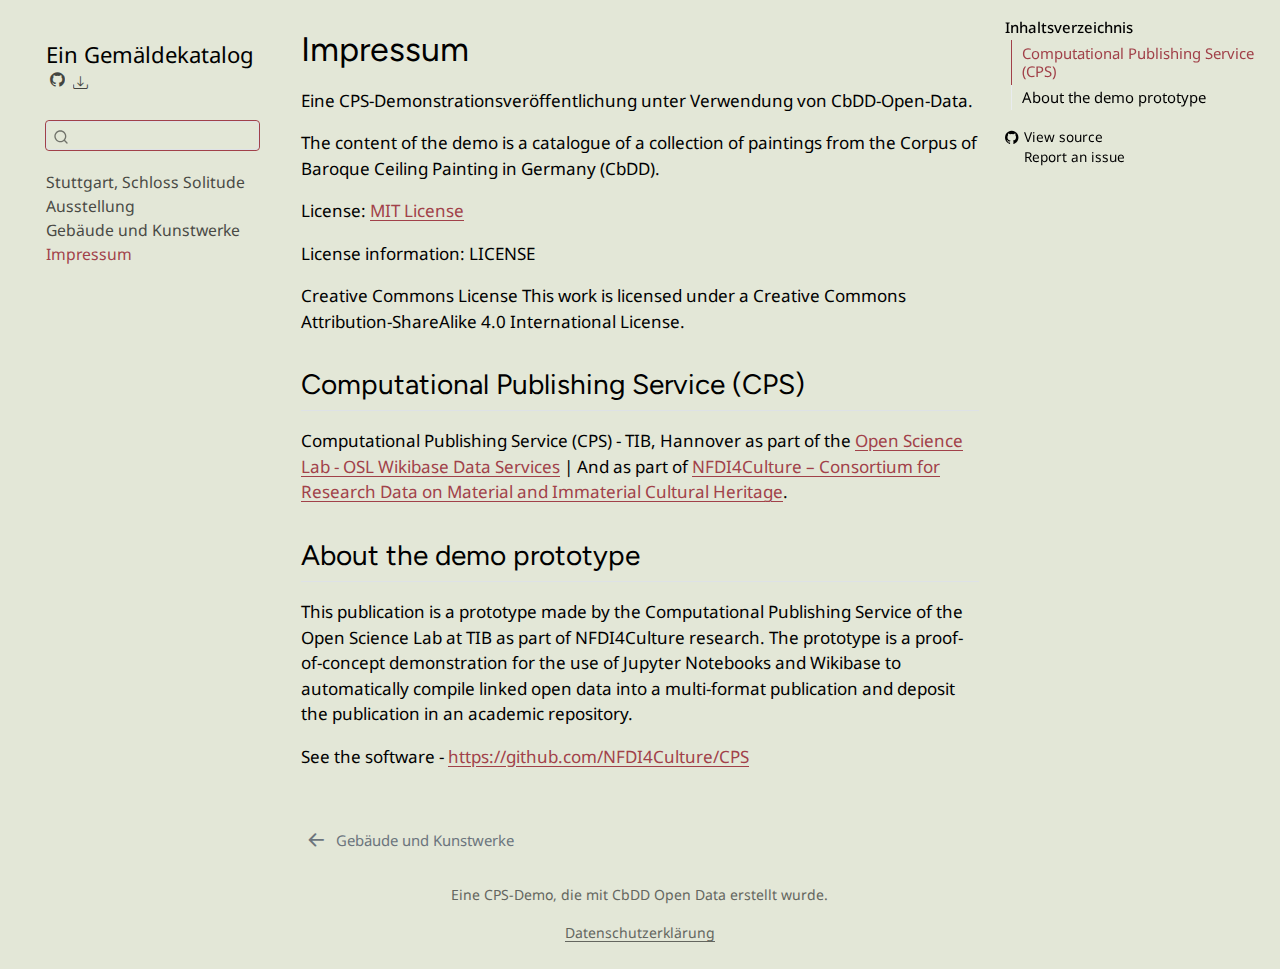
<file: impressum.html>
<!DOCTYPE html>
<html xmlns="http://www.w3.org/1999/xhtml" lang="en" xml:lang="en"><head>

<meta charset="utf-8">
<meta name="generator" content="quarto-1.8.25">

<meta name="viewport" content="width=device-width, initial-scale=1.0, user-scalable=yes">


<title>Impressum – Ein Gemäldekatalog</title>
<style>
code{white-space: pre-wrap;}
span.smallcaps{font-variant: small-caps;}
div.columns{display: flex; gap: min(4vw, 1.5em);}
div.column{flex: auto; overflow-x: auto;}
div.hanging-indent{margin-left: 1.5em; text-indent: -1.5em;}
ul.task-list{list-style: none;}
ul.task-list li input[type="checkbox"] {
  width: 0.8em;
  margin: 0 0.8em 0.2em -1em; /* quarto-specific, see https://github.com/quarto-dev/quarto-cli/issues/4556 */ 
  vertical-align: middle;
}
</style>


<script src="site_libs/quarto-nav/quarto-nav.js"></script>
<script src="site_libs/quarto-nav/headroom.min.js"></script>
<script src="site_libs/clipboard/clipboard.min.js"></script>
<script src="site_libs/quarto-search/autocomplete.umd.js"></script>
<script src="site_libs/quarto-search/fuse.min.js"></script>
<script src="site_libs/quarto-search/quarto-search.js"></script>
<meta name="quarto:offset" content="./">
<link href="./section3.html" rel="prev">
<script src="site_libs/quarto-html/quarto.js" type="module"></script>
<script src="site_libs/quarto-html/tabsets/tabsets.js" type="module"></script>
<script src="site_libs/quarto-html/axe/axe-check.js" type="module"></script>
<script src="site_libs/quarto-html/popper.min.js"></script>
<script src="site_libs/quarto-html/tippy.umd.min.js"></script>
<script src="site_libs/quarto-html/anchor.min.js"></script>
<link href="site_libs/quarto-html/tippy.css" rel="stylesheet">
<link href="site_libs/quarto-html/quarto-syntax-highlighting-6e9b8b815d456891a7660788bfd7dc16.css" rel="stylesheet" class="quarto-color-scheme" id="quarto-text-highlighting-styles">
<link href="site_libs/quarto-html/quarto-syntax-highlighting-dark-6ce59f06be30f4ef5b6a95e2bba2d086.css" rel="stylesheet" class="quarto-color-scheme quarto-color-alternate" id="quarto-text-highlighting-styles">
<link href="site_libs/quarto-html/quarto-syntax-highlighting-6e9b8b815d456891a7660788bfd7dc16.css" rel="stylesheet" class="quarto-color-scheme-extra" id="quarto-text-highlighting-styles">
<script src="site_libs/bootstrap/bootstrap.min.js"></script>
<link href="site_libs/bootstrap/bootstrap-icons.css" rel="stylesheet">
<link href="site_libs/bootstrap/bootstrap-07a907c28a5b35e2799d35df7c7a7f06.min.css" rel="stylesheet" append-hash="true" class="quarto-color-scheme" id="quarto-bootstrap" data-mode="light">
<link href="site_libs/bootstrap/bootstrap-dark-07a907c28a5b35e2799d35df7c7a7f06.min.css" rel="stylesheet" append-hash="true" class="quarto-color-scheme quarto-color-alternate" id="quarto-bootstrap" data-mode="light">
<link href="site_libs/bootstrap/bootstrap-07a907c28a5b35e2799d35df7c7a7f06.min.css" rel="stylesheet" append-hash="true" class="quarto-color-scheme-extra" id="quarto-bootstrap" data-mode="light">
<script id="quarto-search-options" type="application/json">{
  "location": "sidebar",
  "copy-button": false,
  "collapse-after": 3,
  "panel-placement": "start",
  "type": "textbox",
  "limit": 50,
  "keyboard-shortcut": [
    "f",
    "/",
    "s"
  ],
  "show-item-context": false,
  "language": {
    "search-no-results-text": "No results",
    "search-matching-documents-text": "matching documents",
    "search-copy-link-title": "Copy link to search",
    "search-hide-matches-text": "Hide additional matches",
    "search-more-match-text": "more match in this document",
    "search-more-matches-text": "more matches in this document",
    "search-clear-button-title": "Clear",
    "search-text-placeholder": "",
    "search-detached-cancel-button-title": "Cancel",
    "search-submit-button-title": "Submit",
    "search-label": "Search"
  }
}</script>


</head>

<body class="nav-sidebar floating quarto-light">

<div id="quarto-search-results"></div>
  <header id="quarto-header" class="headroom fixed-top">
  <nav class="quarto-secondary-nav">
    <div class="container-fluid d-flex">
      <button type="button" class="quarto-btn-toggle btn" data-bs-toggle="collapse" role="button" data-bs-target=".quarto-sidebar-collapse-item" aria-controls="quarto-sidebar" aria-expanded="false" aria-label="Toggle sidebar navigation" onclick="if (window.quartoToggleHeadroom) { window.quartoToggleHeadroom(); }">
        <i class="bi bi-layout-text-sidebar-reverse"></i>
      </button>
        <nav class="quarto-page-breadcrumbs" aria-label="breadcrumb"><ol class="breadcrumb"><li class="breadcrumb-item"><a href="./impressum.html"><span class="chapter-title">Impressum</span></a></li></ol></nav>
        <a class="flex-grow-1" role="navigation" data-bs-toggle="collapse" data-bs-target=".quarto-sidebar-collapse-item" aria-controls="quarto-sidebar" aria-expanded="false" aria-label="Toggle sidebar navigation" onclick="if (window.quartoToggleHeadroom) { window.quartoToggleHeadroom(); }">      
        </a>
      <button type="button" class="btn quarto-search-button" aria-label="Search" onclick="window.quartoOpenSearch();">
        <i class="bi bi-search"></i>
      </button>
    </div>
  </nav>
</header>
<!-- content -->
<div id="quarto-content" class="quarto-container page-columns page-rows-contents page-layout-article">
<!-- sidebar -->
  <nav id="quarto-sidebar" class="sidebar collapse collapse-horizontal quarto-sidebar-collapse-item sidebar-navigation floating overflow-auto">
    <div class="pt-lg-2 mt-2 text-left sidebar-header sidebar-header-stacked">
      <a href="./index.html" class="sidebar-logo-link">
      </a>
    <div class="sidebar-title mb-0 py-0">
      <a href="./">Ein Gemäldekatalog</a> 
        <div class="sidebar-tools-main">
    <a href="https://github.com/calnfynn/wb2jn_demo" title="Source Code" class="quarto-navigation-tool px-1" aria-label="Source Code"><i class="bi bi-github"></i></a>
    <div class="dropdown">
      <a href="" title="Download" id="quarto-navigation-tool-dropdown-0" class="quarto-navigation-tool dropdown-toggle px-1" data-bs-toggle="dropdown" aria-expanded="false" role="link" aria-label="Download"><i class="bi bi-download"></i></a>
      <ul class="dropdown-menu" aria-labelledby="quarto-navigation-tool-dropdown-0">
          <li>
            <a class="dropdown-item sidebar-tools-main-item" href="./Ein-Gemäldekatalog.pdf">
              <i class="bi bi-file-pdf pe-1"></i>
            Download PDF
            </a>
          </li>
          <li>
            <a class="dropdown-item sidebar-tools-main-item" href="./Ein-Gemäldekatalog.epub">
              <i class="bi bi-journal pe-1"></i>
            Download ePub
            </a>
          </li>
          <li>
            <a class="dropdown-item sidebar-tools-main-item" href="./Ein-Gemäldekatalog.docx">
              <i class="bi bi-file-word pe-1"></i>
            Download Docx
            </a>
          </li>
      </ul>
    </div>
</div>
    </div>
      </div>
        <div class="mt-2 flex-shrink-0 align-items-center">
        <div class="sidebar-search">
        <div id="quarto-search" class="" title="Search"></div>
        </div>
        </div>
    <div class="sidebar-menu-container"> 
    <ul class="list-unstyled mt-1">
        <li class="sidebar-item">
  <div class="sidebar-item-container"> 
  <a href="./index.html" class="sidebar-item-text sidebar-link"><span class="chapter-title">Stuttgart, Schloss Solitude</span></a>
  </div>
</li>
        <li class="sidebar-item">
  <div class="sidebar-item-container"> 
  <a href="./section1.html" class="sidebar-item-text sidebar-link"><span class="chapter-title">Ausstellung</span></a>
  </div>
</li>
        <li class="sidebar-item">
  <div class="sidebar-item-container"> 
  <a href="./section3.html" class="sidebar-item-text sidebar-link"><span class="chapter-title">Gebäude und Kunstwerke</span></a>
  </div>
</li>
        <li class="sidebar-item">
  <div class="sidebar-item-container"> 
  <a href="./impressum.html" class="sidebar-item-text sidebar-link active"><span class="chapter-title">Impressum</span></a>
  </div>
</li>
    </ul>
    </div>
</nav>
<div id="quarto-sidebar-glass" class="quarto-sidebar-collapse-item" data-bs-toggle="collapse" data-bs-target=".quarto-sidebar-collapse-item"></div>
<!-- margin-sidebar -->
    <div id="quarto-margin-sidebar" class="sidebar margin-sidebar">
        <nav id="TOC" role="doc-toc" class="toc-active">
    <h2 id="toc-title">Inhaltsverzeichnis</h2>
   
  <ul>
  <li><a href="#computational-publishing-service-cps" id="toc-computational-publishing-service-cps" class="nav-link active" data-scroll-target="#computational-publishing-service-cps">Computational Publishing Service (CPS)</a></li>
  <li><a href="#about-the-demo-prototype" id="toc-about-the-demo-prototype" class="nav-link" data-scroll-target="#about-the-demo-prototype">About the demo prototype</a></li>
  </ul>
<div class="toc-actions"><ul><li><a href="https://github.com/calnfynn/wb2jn_demo/blob/main/impressum.qmd" class="toc-action"><i class="bi bi-github"></i>View source</a></li><li><a href="https://github.com/calnfynn/wb2jn_demo/issues/new" class="toc-action"><i class="bi empty"></i>Report an issue</a></li></ul></div></nav>
    </div>
<!-- main -->
<main class="content" id="quarto-document-content">

<header id="title-block-header" class="quarto-title-block default">
<div class="quarto-title">
<h1 class="title"><span class="chapter-title">Impressum</span></h1>
</div>



<div class="quarto-title-meta">

    
  
    
  </div>
  


</header>


<p>Eine CPS-Demonstrationsveröffentlichung unter Verwendung von CbDD-Open-Data.</p>
<p>The content of the demo is a catalogue of a collection of paintings from the Corpus of Baroque Ceiling Painting in Germany (CbDD).</p>
<p>License: <a href="http://www.apache.org/licenses/">MIT License</a></p>
<p>License information: LICENSE</p>
<p>Creative Commons License This work is licensed under a Creative Commons Attribution-ShareAlike 4.0 International License.</p>
<section id="computational-publishing-service-cps" class="level2">
<h2 class="anchored" data-anchor-id="computational-publishing-service-cps">Computational Publishing Service (CPS)</h2>
<p>Computational Publishing Service (CPS) - TIB, Hannover as part of the <a href="https://service.tib.eu/wikibase-data">Open Science Lab - OSL Wikibase Data Services</a> | And as part of <a href="https://nfdi4culture.de/services/details/computational-publishing-service">NFDI4Culture – Consortium for Research Data on Material and Immaterial Cultural Heritage</a>.</p>
</section>
<section id="about-the-demo-prototype" class="level2">
<h2 class="anchored" data-anchor-id="about-the-demo-prototype">About the demo prototype</h2>
<p>This publication is a prototype made by the Computational Publishing Service of the Open Science Lab at TIB as part of NFDI4Culture research. The prototype is a proof-of-concept demonstration for the use of Jupyter Notebooks and Wikibase to automatically compile linked open data into a multi-format publication and deposit the publication in an academic repository.</p>
<p>See the software - <a href="https://github.com/NFDI4Culture/CPS">https://github.com/NFDI4Culture/CPS</a></p>


</section>

</main> <!-- /main -->
<script id="quarto-html-after-body" type="application/javascript">
  window.document.addEventListener("DOMContentLoaded", function (event) {
    const icon = "";
    const anchorJS = new window.AnchorJS();
    anchorJS.options = {
      placement: 'right',
      icon: icon
    };
    anchorJS.add('.anchored');
    const isCodeAnnotation = (el) => {
      for (const clz of el.classList) {
        if (clz.startsWith('code-annotation-')) {                     
          return true;
        }
      }
      return false;
    }
    const onCopySuccess = function(e) {
      // button target
      const button = e.trigger;
      // don't keep focus
      button.blur();
      // flash "checked"
      button.classList.add('code-copy-button-checked');
      var currentTitle = button.getAttribute("title");
      button.setAttribute("title", "Copied!");
      let tooltip;
      if (window.bootstrap) {
        button.setAttribute("data-bs-toggle", "tooltip");
        button.setAttribute("data-bs-placement", "left");
        button.setAttribute("data-bs-title", "Copied!");
        tooltip = new bootstrap.Tooltip(button, 
          { trigger: "manual", 
            customClass: "code-copy-button-tooltip",
            offset: [0, -8]});
        tooltip.show();    
      }
      setTimeout(function() {
        if (tooltip) {
          tooltip.hide();
          button.removeAttribute("data-bs-title");
          button.removeAttribute("data-bs-toggle");
          button.removeAttribute("data-bs-placement");
        }
        button.setAttribute("title", currentTitle);
        button.classList.remove('code-copy-button-checked');
      }, 1000);
      // clear code selection
      e.clearSelection();
    }
    const getTextToCopy = function(trigger) {
      const outerScaffold = trigger.parentElement.cloneNode(true);
      const codeEl = outerScaffold.querySelector('code');
      for (const childEl of codeEl.children) {
        if (isCodeAnnotation(childEl)) {
          childEl.remove();
        }
      }
      return codeEl.innerText;
    }
    const clipboard = new window.ClipboardJS('.code-copy-button:not([data-in-quarto-modal])', {
      text: getTextToCopy
    });
    clipboard.on('success', onCopySuccess);
    if (window.document.getElementById('quarto-embedded-source-code-modal')) {
      const clipboardModal = new window.ClipboardJS('.code-copy-button[data-in-quarto-modal]', {
        text: getTextToCopy,
        container: window.document.getElementById('quarto-embedded-source-code-modal')
      });
      clipboardModal.on('success', onCopySuccess);
    }
      var localhostRegex = new RegExp(/^(?:http|https):\/\/localhost\:?[0-9]*\//);
      var mailtoRegex = new RegExp(/^mailto:/);
        var filterRegex = new RegExp('/' + window.location.host + '/');
      var isInternal = (href) => {
          return filterRegex.test(href) || localhostRegex.test(href) || mailtoRegex.test(href);
      }
      // Inspect non-navigation links and adorn them if external
     var links = window.document.querySelectorAll('a[href]:not(.nav-link):not(.navbar-brand):not(.toc-action):not(.sidebar-link):not(.sidebar-item-toggle):not(.pagination-link):not(.no-external):not([aria-hidden]):not(.dropdown-item):not(.quarto-navigation-tool):not(.about-link)');
      for (var i=0; i<links.length; i++) {
        const link = links[i];
        if (!isInternal(link.href)) {
          // undo the damage that might have been done by quarto-nav.js in the case of
          // links that we want to consider external
          if (link.dataset.originalHref !== undefined) {
            link.href = link.dataset.originalHref;
          }
        }
      }
    function tippyHover(el, contentFn, onTriggerFn, onUntriggerFn) {
      const config = {
        allowHTML: true,
        maxWidth: 500,
        delay: 100,
        arrow: false,
        appendTo: function(el) {
            return el.parentElement;
        },
        interactive: true,
        interactiveBorder: 10,
        theme: 'quarto',
        placement: 'bottom-start',
      };
      if (contentFn) {
        config.content = contentFn;
      }
      if (onTriggerFn) {
        config.onTrigger = onTriggerFn;
      }
      if (onUntriggerFn) {
        config.onUntrigger = onUntriggerFn;
      }
      window.tippy(el, config); 
    }
    const noterefs = window.document.querySelectorAll('a[role="doc-noteref"]');
    for (var i=0; i<noterefs.length; i++) {
      const ref = noterefs[i];
      tippyHover(ref, function() {
        // use id or data attribute instead here
        let href = ref.getAttribute('data-footnote-href') || ref.getAttribute('href');
        try { href = new URL(href).hash; } catch {}
        const id = href.replace(/^#\/?/, "");
        const note = window.document.getElementById(id);
        if (note) {
          return note.innerHTML;
        } else {
          return "";
        }
      });
    }
    const xrefs = window.document.querySelectorAll('a.quarto-xref');
    const processXRef = (id, note) => {
      // Strip column container classes
      const stripColumnClz = (el) => {
        el.classList.remove("page-full", "page-columns");
        if (el.children) {
          for (const child of el.children) {
            stripColumnClz(child);
          }
        }
      }
      stripColumnClz(note)
      if (id === null || id.startsWith('sec-')) {
        // Special case sections, only their first couple elements
        const container = document.createElement("div");
        if (note.children && note.children.length > 2) {
          container.appendChild(note.children[0].cloneNode(true));
          for (let i = 1; i < note.children.length; i++) {
            const child = note.children[i];
            if (child.tagName === "P" && child.innerText === "") {
              continue;
            } else {
              container.appendChild(child.cloneNode(true));
              break;
            }
          }
          if (window.Quarto?.typesetMath) {
            window.Quarto.typesetMath(container);
          }
          return container.innerHTML
        } else {
          if (window.Quarto?.typesetMath) {
            window.Quarto.typesetMath(note);
          }
          return note.innerHTML;
        }
      } else {
        // Remove any anchor links if they are present
        const anchorLink = note.querySelector('a.anchorjs-link');
        if (anchorLink) {
          anchorLink.remove();
        }
        if (window.Quarto?.typesetMath) {
          window.Quarto.typesetMath(note);
        }
        if (note.classList.contains("callout")) {
          return note.outerHTML;
        } else {
          return note.innerHTML;
        }
      }
    }
    for (var i=0; i<xrefs.length; i++) {
      const xref = xrefs[i];
      tippyHover(xref, undefined, function(instance) {
        instance.disable();
        let url = xref.getAttribute('href');
        let hash = undefined; 
        if (url.startsWith('#')) {
          hash = url;
        } else {
          try { hash = new URL(url).hash; } catch {}
        }
        if (hash) {
          const id = hash.replace(/^#\/?/, "");
          const note = window.document.getElementById(id);
          if (note !== null) {
            try {
              const html = processXRef(id, note.cloneNode(true));
              instance.setContent(html);
            } finally {
              instance.enable();
              instance.show();
            }
          } else {
            // See if we can fetch this
            fetch(url.split('#')[0])
            .then(res => res.text())
            .then(html => {
              const parser = new DOMParser();
              const htmlDoc = parser.parseFromString(html, "text/html");
              const note = htmlDoc.getElementById(id);
              if (note !== null) {
                const html = processXRef(id, note);
                instance.setContent(html);
              } 
            }).finally(() => {
              instance.enable();
              instance.show();
            });
          }
        } else {
          // See if we can fetch a full url (with no hash to target)
          // This is a special case and we should probably do some content thinning / targeting
          fetch(url)
          .then(res => res.text())
          .then(html => {
            const parser = new DOMParser();
            const htmlDoc = parser.parseFromString(html, "text/html");
            const note = htmlDoc.querySelector('main.content');
            if (note !== null) {
              // This should only happen for chapter cross references
              // (since there is no id in the URL)
              // remove the first header
              if (note.children.length > 0 && note.children[0].tagName === "HEADER") {
                note.children[0].remove();
              }
              const html = processXRef(null, note);
              instance.setContent(html);
            } 
          }).finally(() => {
            instance.enable();
            instance.show();
          });
        }
      }, function(instance) {
      });
    }
        let selectedAnnoteEl;
        const selectorForAnnotation = ( cell, annotation) => {
          let cellAttr = 'data-code-cell="' + cell + '"';
          let lineAttr = 'data-code-annotation="' +  annotation + '"';
          const selector = 'span[' + cellAttr + '][' + lineAttr + ']';
          return selector;
        }
        const selectCodeLines = (annoteEl) => {
          const doc = window.document;
          const targetCell = annoteEl.getAttribute("data-target-cell");
          const targetAnnotation = annoteEl.getAttribute("data-target-annotation");
          const annoteSpan = window.document.querySelector(selectorForAnnotation(targetCell, targetAnnotation));
          const lines = annoteSpan.getAttribute("data-code-lines").split(",");
          const lineIds = lines.map((line) => {
            return targetCell + "-" + line;
          })
          let top = null;
          let height = null;
          let parent = null;
          if (lineIds.length > 0) {
              //compute the position of the single el (top and bottom and make a div)
              const el = window.document.getElementById(lineIds[0]);
              top = el.offsetTop;
              height = el.offsetHeight;
              parent = el.parentElement.parentElement;
            if (lineIds.length > 1) {
              const lastEl = window.document.getElementById(lineIds[lineIds.length - 1]);
              const bottom = lastEl.offsetTop + lastEl.offsetHeight;
              height = bottom - top;
            }
            if (top !== null && height !== null && parent !== null) {
              // cook up a div (if necessary) and position it 
              let div = window.document.getElementById("code-annotation-line-highlight");
              if (div === null) {
                div = window.document.createElement("div");
                div.setAttribute("id", "code-annotation-line-highlight");
                div.style.position = 'absolute';
                parent.appendChild(div);
              }
              div.style.top = top - 2 + "px";
              div.style.height = height + 4 + "px";
              div.style.left = 0;
              let gutterDiv = window.document.getElementById("code-annotation-line-highlight-gutter");
              if (gutterDiv === null) {
                gutterDiv = window.document.createElement("div");
                gutterDiv.setAttribute("id", "code-annotation-line-highlight-gutter");
                gutterDiv.style.position = 'absolute';
                const codeCell = window.document.getElementById(targetCell);
                const gutter = codeCell.querySelector('.code-annotation-gutter');
                gutter.appendChild(gutterDiv);
              }
              gutterDiv.style.top = top - 2 + "px";
              gutterDiv.style.height = height + 4 + "px";
            }
            selectedAnnoteEl = annoteEl;
          }
        };
        const unselectCodeLines = () => {
          const elementsIds = ["code-annotation-line-highlight", "code-annotation-line-highlight-gutter"];
          elementsIds.forEach((elId) => {
            const div = window.document.getElementById(elId);
            if (div) {
              div.remove();
            }
          });
          selectedAnnoteEl = undefined;
        };
          // Handle positioning of the toggle
      window.addEventListener(
        "resize",
        throttle(() => {
          elRect = undefined;
          if (selectedAnnoteEl) {
            selectCodeLines(selectedAnnoteEl);
          }
        }, 10)
      );
      function throttle(fn, ms) {
      let throttle = false;
      let timer;
        return (...args) => {
          if(!throttle) { // first call gets through
              fn.apply(this, args);
              throttle = true;
          } else { // all the others get throttled
              if(timer) clearTimeout(timer); // cancel #2
              timer = setTimeout(() => {
                fn.apply(this, args);
                timer = throttle = false;
              }, ms);
          }
        };
      }
        // Attach click handler to the DT
        const annoteDls = window.document.querySelectorAll('dt[data-target-cell]');
        for (const annoteDlNode of annoteDls) {
          annoteDlNode.addEventListener('click', (event) => {
            const clickedEl = event.target;
            if (clickedEl !== selectedAnnoteEl) {
              unselectCodeLines();
              const activeEl = window.document.querySelector('dt[data-target-cell].code-annotation-active');
              if (activeEl) {
                activeEl.classList.remove('code-annotation-active');
              }
              selectCodeLines(clickedEl);
              clickedEl.classList.add('code-annotation-active');
            } else {
              // Unselect the line
              unselectCodeLines();
              clickedEl.classList.remove('code-annotation-active');
            }
          });
        }
    const findCites = (el) => {
      const parentEl = el.parentElement;
      if (parentEl) {
        const cites = parentEl.dataset.cites;
        if (cites) {
          return {
            el,
            cites: cites.split(' ')
          };
        } else {
          return findCites(el.parentElement)
        }
      } else {
        return undefined;
      }
    };
    var bibliorefs = window.document.querySelectorAll('a[role="doc-biblioref"]');
    for (var i=0; i<bibliorefs.length; i++) {
      const ref = bibliorefs[i];
      const citeInfo = findCites(ref);
      if (citeInfo) {
        tippyHover(citeInfo.el, function() {
          var popup = window.document.createElement('div');
          citeInfo.cites.forEach(function(cite) {
            var citeDiv = window.document.createElement('div');
            citeDiv.classList.add('hanging-indent');
            citeDiv.classList.add('csl-entry');
            var biblioDiv = window.document.getElementById('ref-' + cite);
            if (biblioDiv) {
              citeDiv.innerHTML = biblioDiv.innerHTML;
            }
            popup.appendChild(citeDiv);
          });
          return popup.innerHTML;
        });
      }
    }
  });
  </script>
<nav class="page-navigation">
  <div class="nav-page nav-page-previous">
      <a href="./section3.html" class="pagination-link" aria-label="Gebäude und Kunstwerke">
        <i class="bi bi-arrow-left-short"></i> <span class="nav-page-text"><span class="chapter-title">Gebäude und Kunstwerke</span></span>
      </a>          
  </div>
  <div class="nav-page nav-page-next">
  </div>
</nav>
</div> <!-- /content -->
<footer class="footer">
  <div class="nav-footer">
    <div class="nav-footer-left">
      &nbsp;
    </div>   
    <div class="nav-footer-center">
<p>Eine CPS-Demo, die mit CbDD Open Data erstellt wurde.</p>
<p><a href="https://www.tib.eu/de/datenschutz">Datenschutzerklärung</a></p>
<div class="toc-actions d-sm-block d-md-none"><ul><li><a href="https://github.com/calnfynn/wb2jn_demo/blob/main/impressum.qmd" class="toc-action"><i class="bi bi-github"></i>View source</a></li><li><a href="https://github.com/calnfynn/wb2jn_demo/issues/new" class="toc-action"><i class="bi empty"></i>Report an issue</a></li></ul></div></div>
    <div class="nav-footer-right">
      &nbsp;
    </div>
  </div>
</footer>




</body></html>
</file>
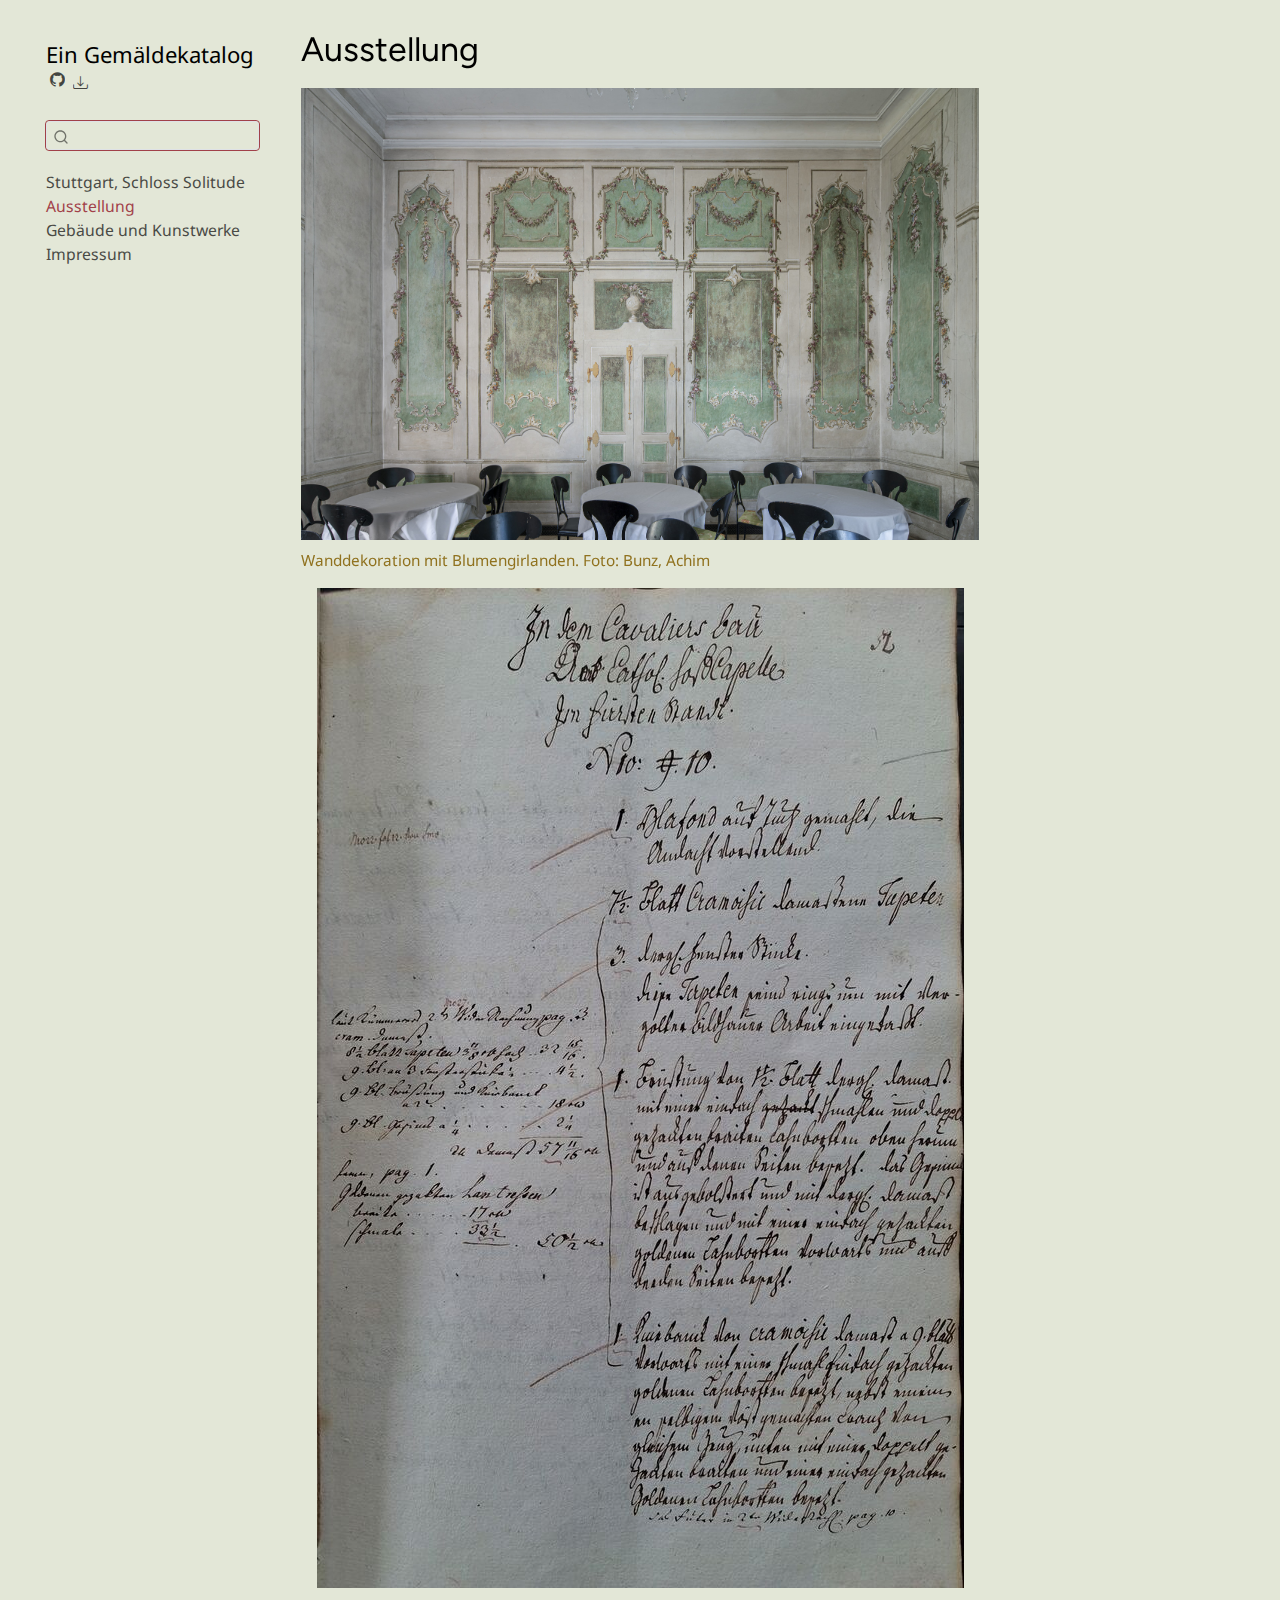
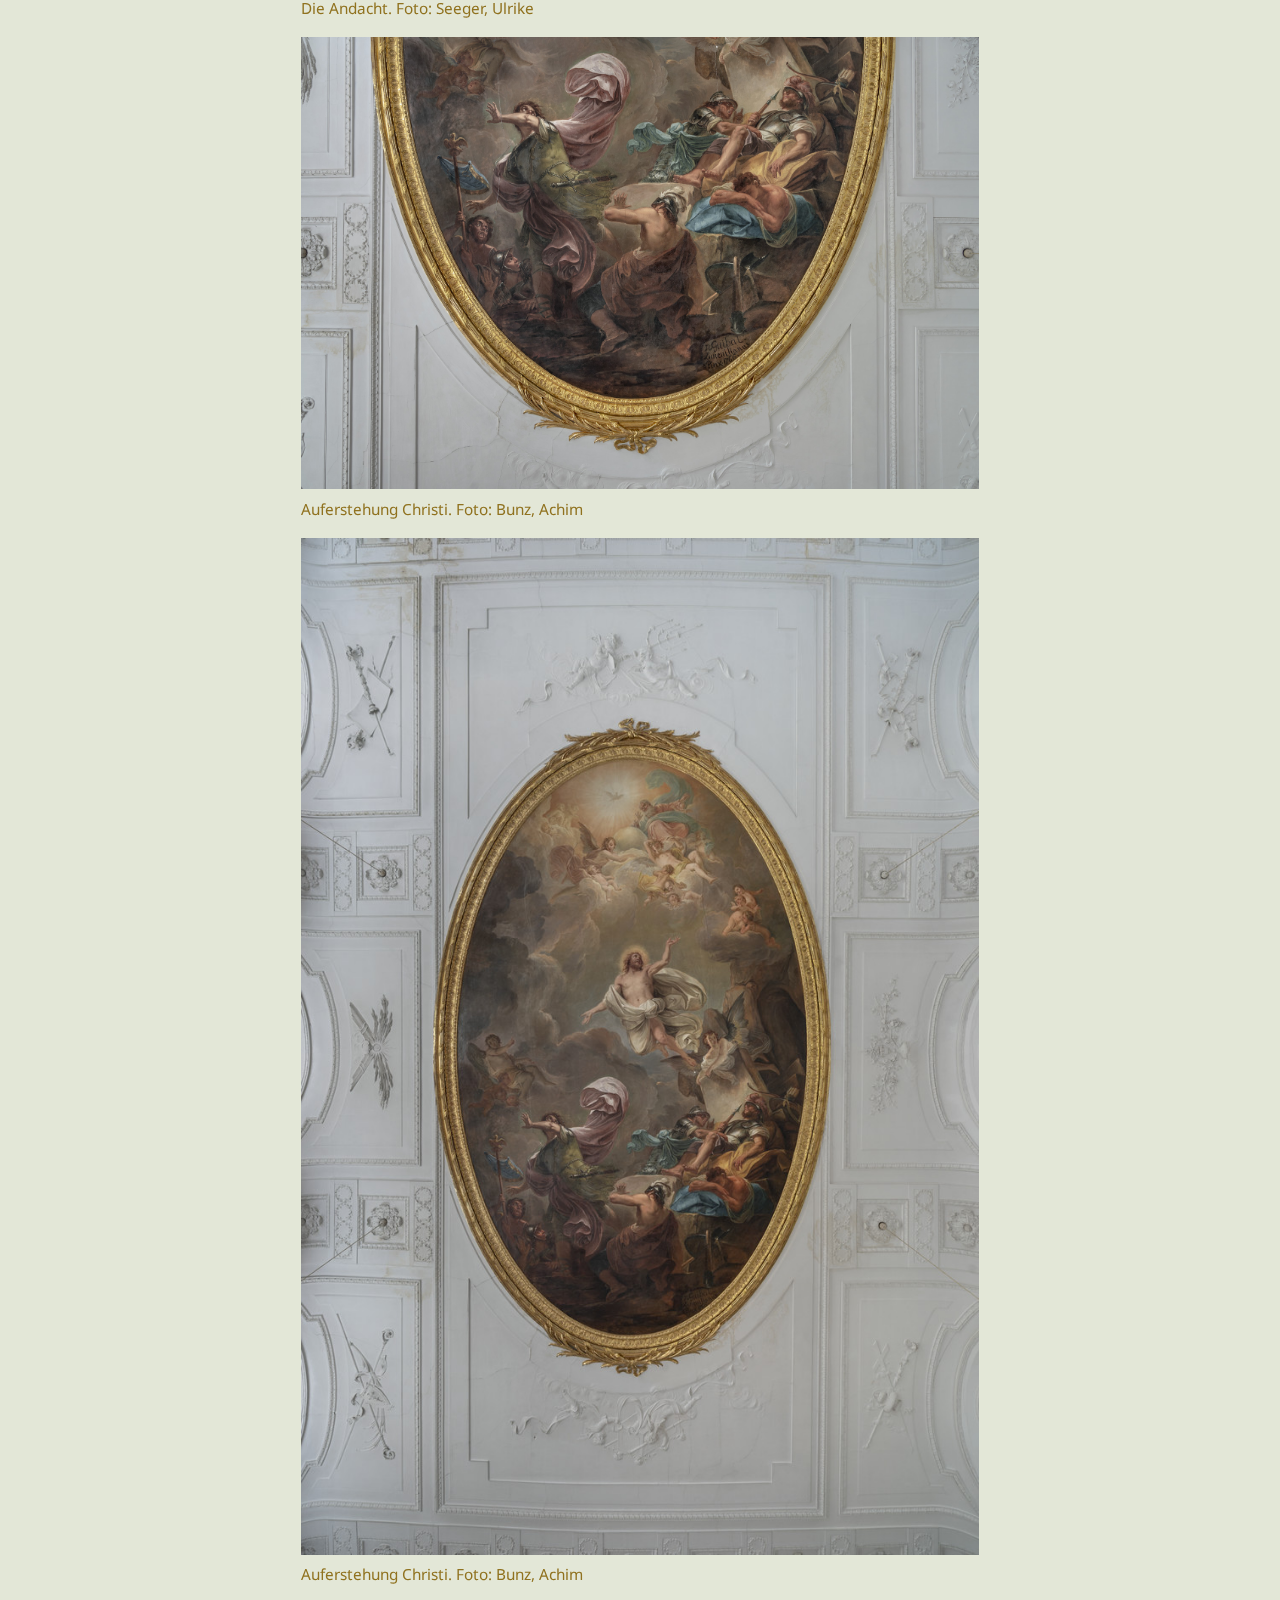
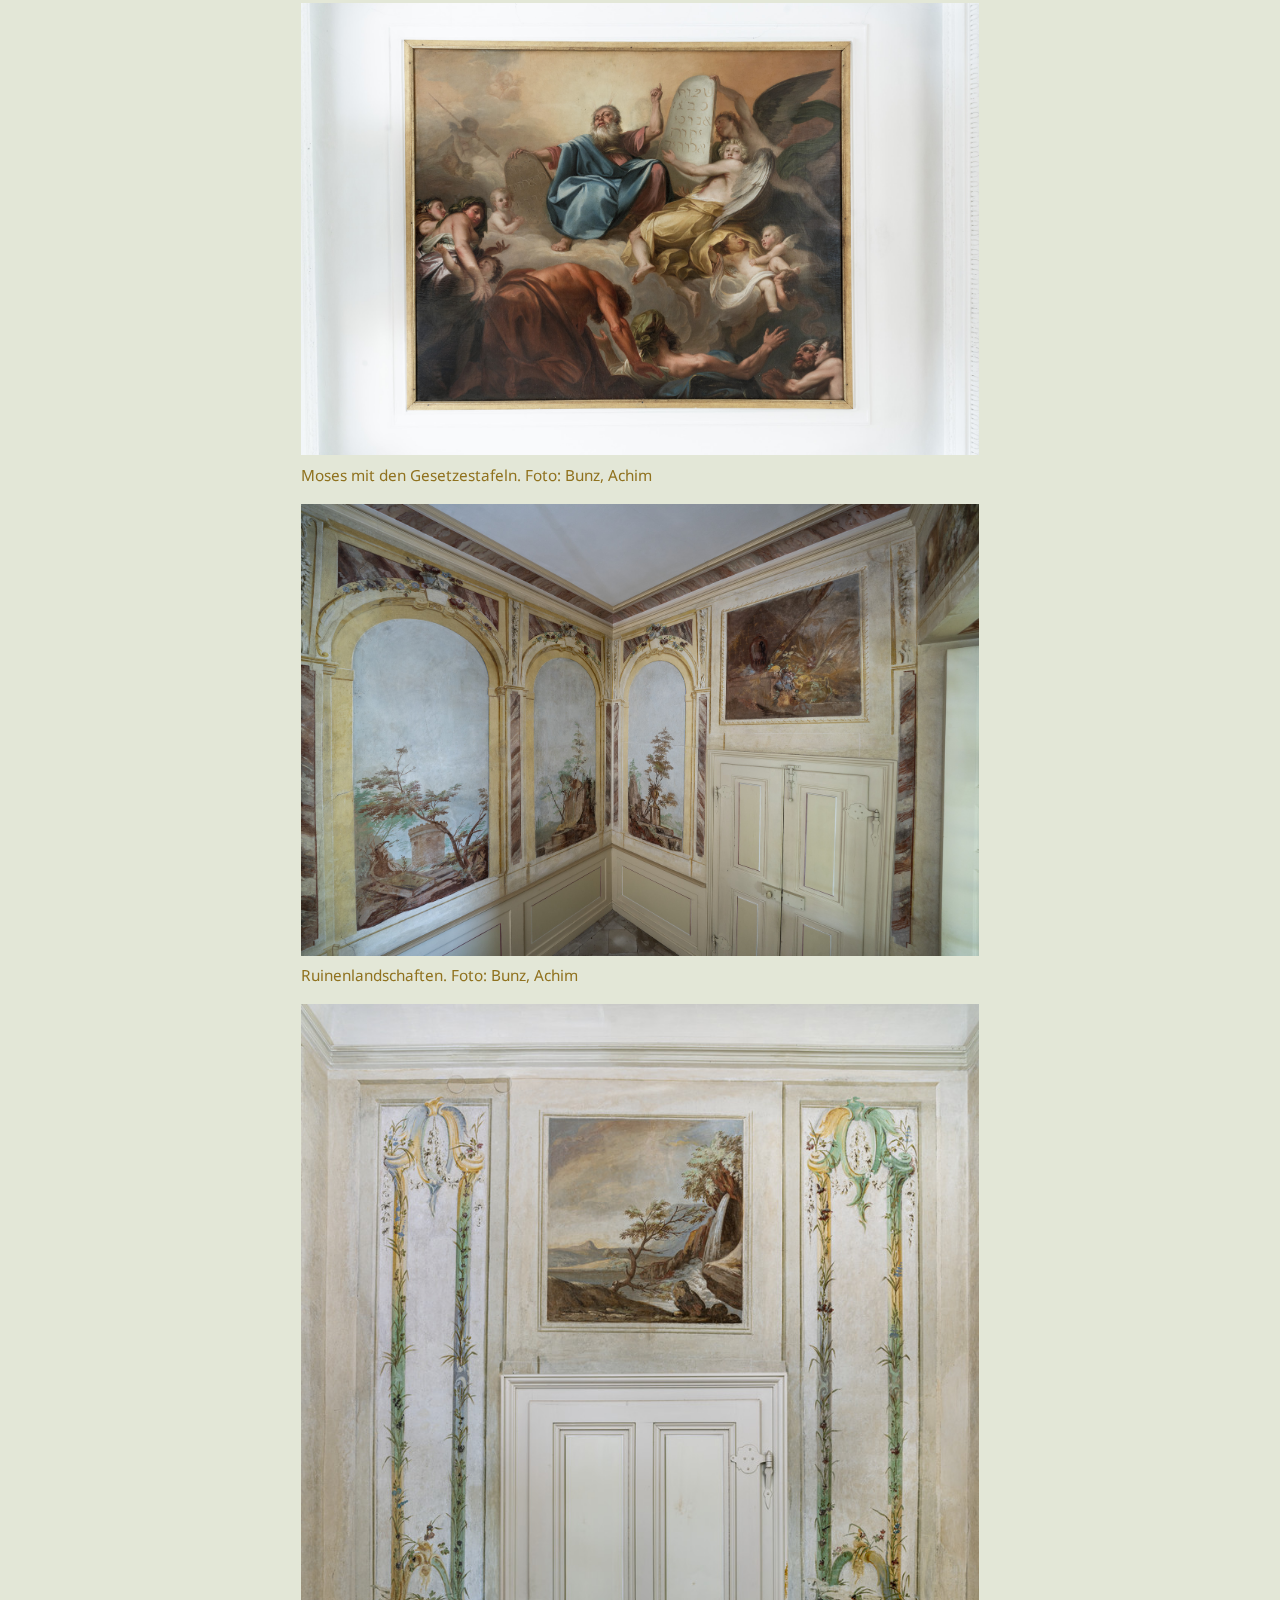
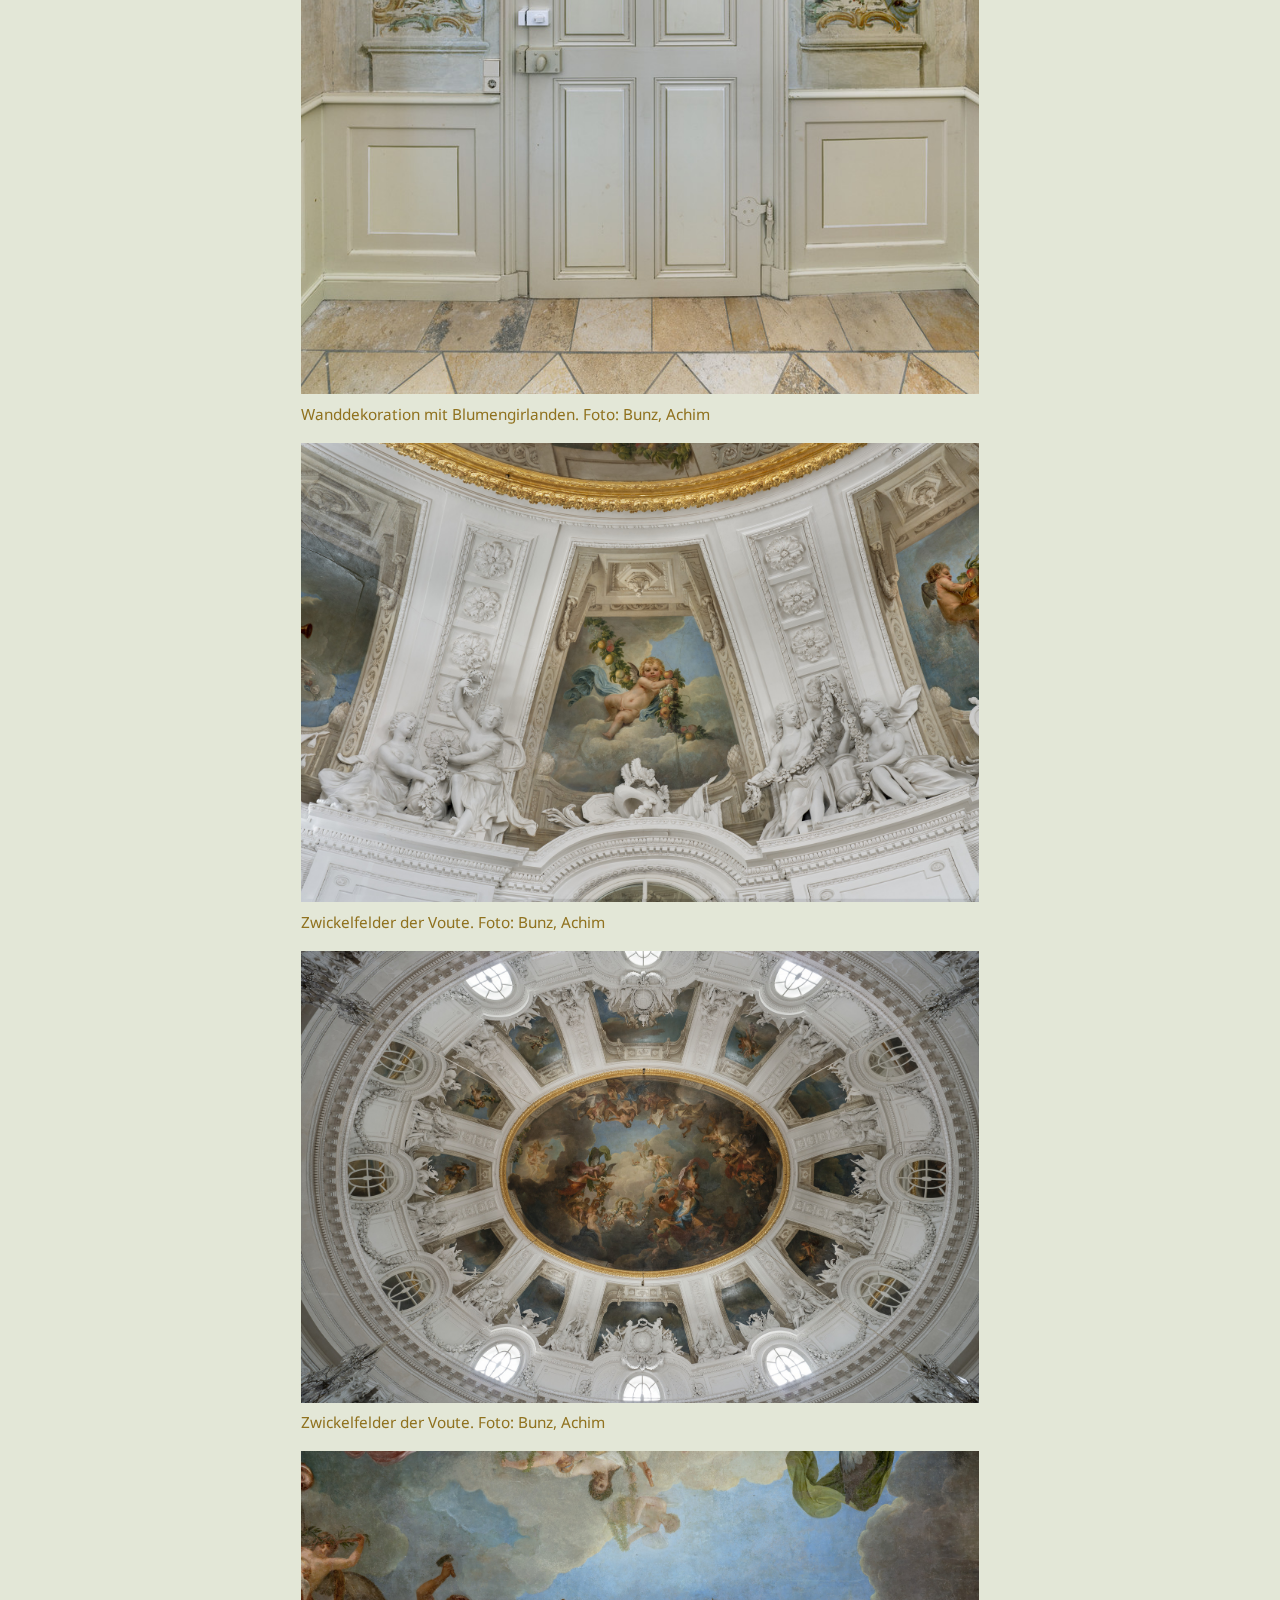
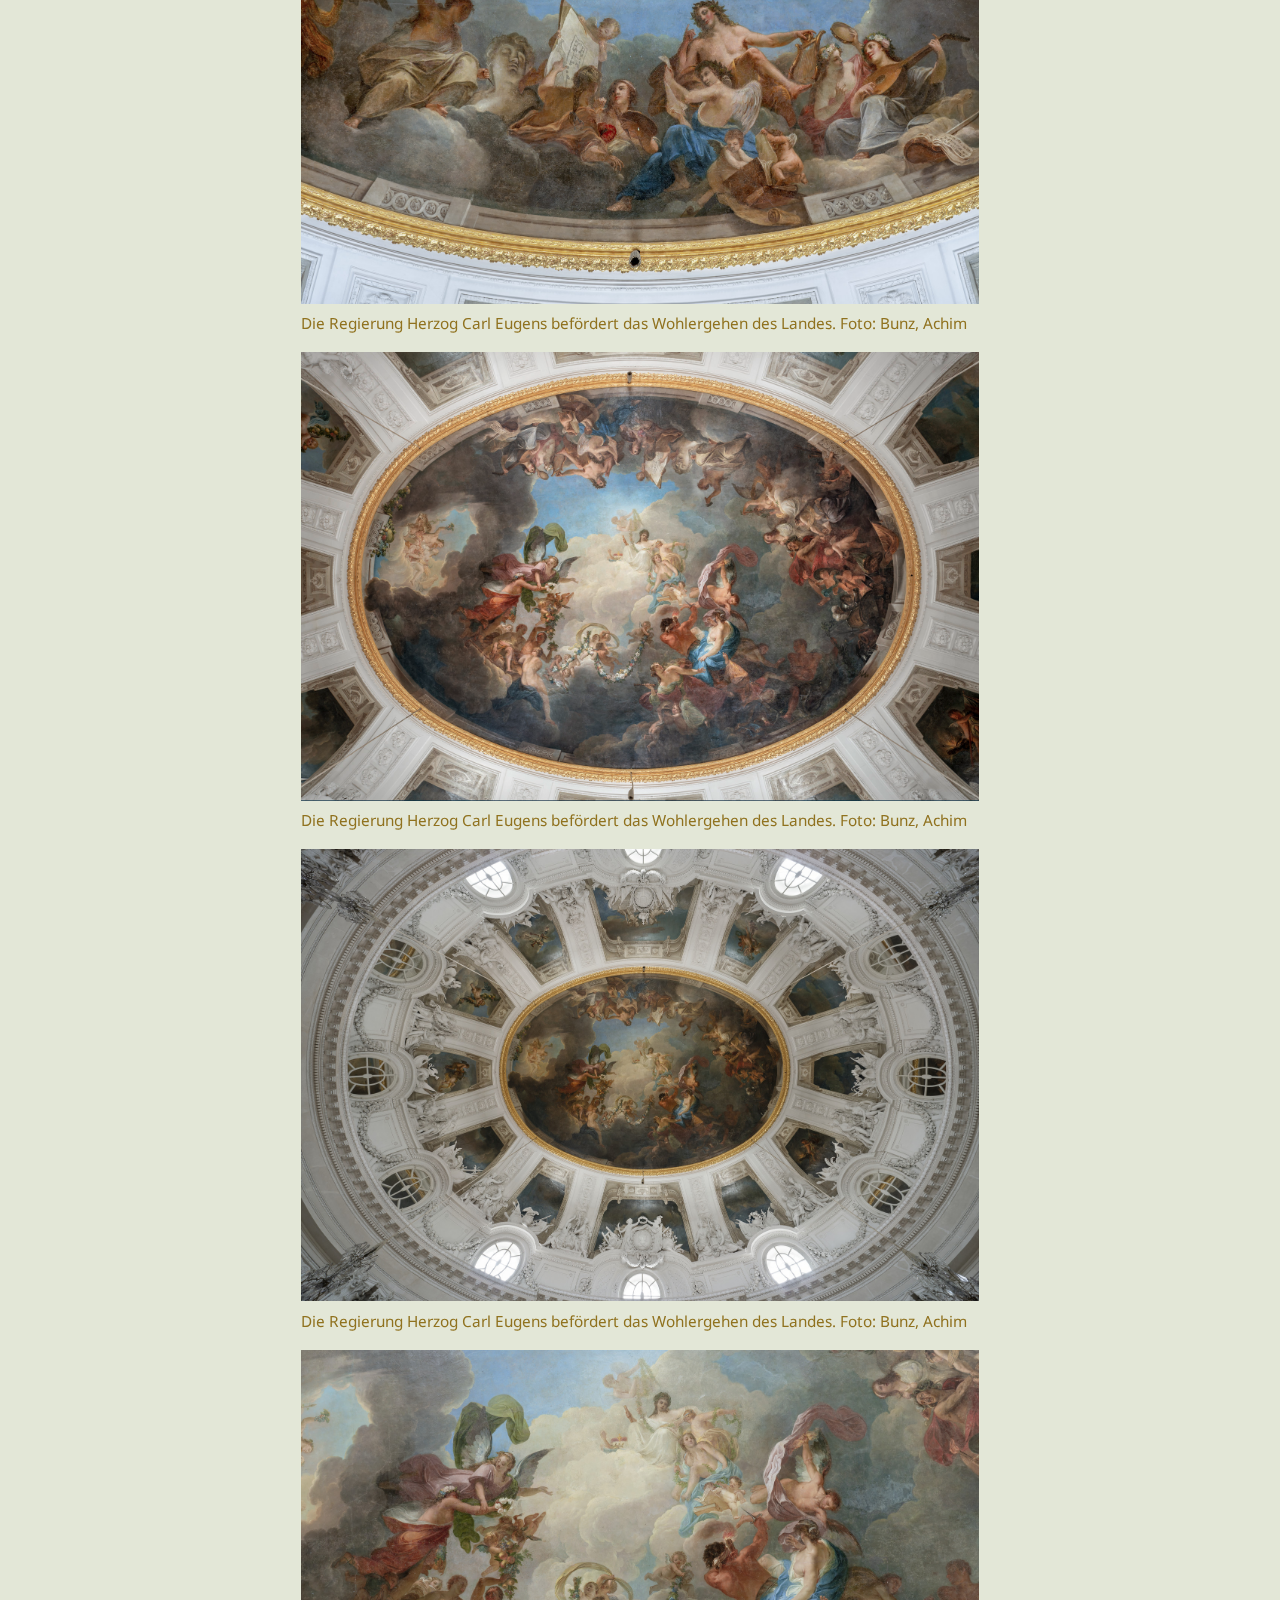
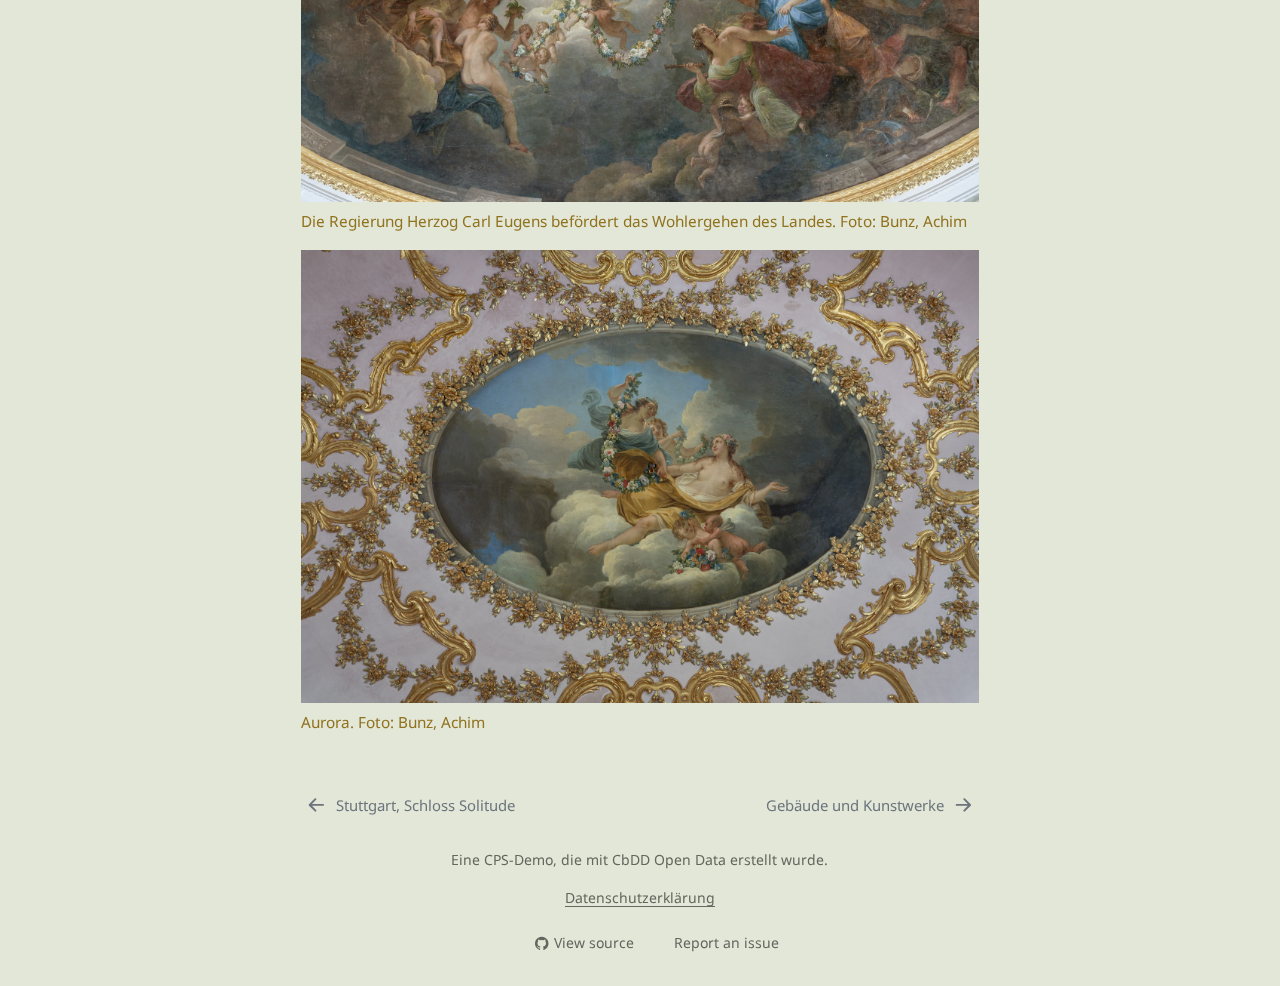
<file: section1.html>
<!DOCTYPE html>
<html xmlns="http://www.w3.org/1999/xhtml" lang="en" xml:lang="en"><head>

<meta charset="utf-8">
<meta name="generator" content="quarto-1.8.25">

<meta name="viewport" content="width=device-width, initial-scale=1.0, user-scalable=yes">


<title>Ausstellung – Ein Gemäldekatalog</title>
<style>
code{white-space: pre-wrap;}
span.smallcaps{font-variant: small-caps;}
div.columns{display: flex; gap: min(4vw, 1.5em);}
div.column{flex: auto; overflow-x: auto;}
div.hanging-indent{margin-left: 1.5em; text-indent: -1.5em;}
ul.task-list{list-style: none;}
ul.task-list li input[type="checkbox"] {
  width: 0.8em;
  margin: 0 0.8em 0.2em -1em; /* quarto-specific, see https://github.com/quarto-dev/quarto-cli/issues/4556 */ 
  vertical-align: middle;
}
</style>


<script src="site_libs/quarto-nav/quarto-nav.js"></script>
<script src="site_libs/quarto-nav/headroom.min.js"></script>
<script src="site_libs/clipboard/clipboard.min.js"></script>
<script src="site_libs/quarto-search/autocomplete.umd.js"></script>
<script src="site_libs/quarto-search/fuse.min.js"></script>
<script src="site_libs/quarto-search/quarto-search.js"></script>
<meta name="quarto:offset" content="./">
<link href="./section3.html" rel="next">
<link href="./index.html" rel="prev">
<script src="site_libs/quarto-html/quarto.js" type="module"></script>
<script src="site_libs/quarto-html/tabsets/tabsets.js" type="module"></script>
<script src="site_libs/quarto-html/axe/axe-check.js" type="module"></script>
<script src="site_libs/quarto-html/popper.min.js"></script>
<script src="site_libs/quarto-html/tippy.umd.min.js"></script>
<script src="site_libs/quarto-html/anchor.min.js"></script>
<link href="site_libs/quarto-html/tippy.css" rel="stylesheet">
<link href="site_libs/quarto-html/quarto-syntax-highlighting-6e9b8b815d456891a7660788bfd7dc16.css" rel="stylesheet" class="quarto-color-scheme" id="quarto-text-highlighting-styles">
<link href="site_libs/quarto-html/quarto-syntax-highlighting-dark-6ce59f06be30f4ef5b6a95e2bba2d086.css" rel="stylesheet" class="quarto-color-scheme quarto-color-alternate" id="quarto-text-highlighting-styles">
<link href="site_libs/quarto-html/quarto-syntax-highlighting-6e9b8b815d456891a7660788bfd7dc16.css" rel="stylesheet" class="quarto-color-scheme-extra" id="quarto-text-highlighting-styles">
<script src="site_libs/bootstrap/bootstrap.min.js"></script>
<link href="site_libs/bootstrap/bootstrap-icons.css" rel="stylesheet">
<link href="site_libs/bootstrap/bootstrap-07a907c28a5b35e2799d35df7c7a7f06.min.css" rel="stylesheet" append-hash="true" class="quarto-color-scheme" id="quarto-bootstrap" data-mode="light">
<link href="site_libs/bootstrap/bootstrap-dark-07a907c28a5b35e2799d35df7c7a7f06.min.css" rel="stylesheet" append-hash="true" class="quarto-color-scheme quarto-color-alternate" id="quarto-bootstrap" data-mode="light">
<link href="site_libs/bootstrap/bootstrap-07a907c28a5b35e2799d35df7c7a7f06.min.css" rel="stylesheet" append-hash="true" class="quarto-color-scheme-extra" id="quarto-bootstrap" data-mode="light">
<script src="site_libs/quarto-contrib/glightbox/glightbox.min.js"></script>
<link href="site_libs/quarto-contrib/glightbox/glightbox.min.css" rel="stylesheet">
<link href="site_libs/quarto-contrib/glightbox/lightbox.css" rel="stylesheet">
<script id="quarto-search-options" type="application/json">{
  "location": "sidebar",
  "copy-button": false,
  "collapse-after": 3,
  "panel-placement": "start",
  "type": "textbox",
  "limit": 50,
  "keyboard-shortcut": [
    "f",
    "/",
    "s"
  ],
  "show-item-context": false,
  "language": {
    "search-no-results-text": "No results",
    "search-matching-documents-text": "matching documents",
    "search-copy-link-title": "Copy link to search",
    "search-hide-matches-text": "Hide additional matches",
    "search-more-match-text": "more match in this document",
    "search-more-matches-text": "more matches in this document",
    "search-clear-button-title": "Clear",
    "search-text-placeholder": "",
    "search-detached-cancel-button-title": "Cancel",
    "search-submit-button-title": "Submit",
    "search-label": "Search"
  }
}</script>


</head>

<body class="nav-sidebar floating quarto-light">

<div id="quarto-search-results"></div>
  <header id="quarto-header" class="headroom fixed-top">
  <nav class="quarto-secondary-nav">
    <div class="container-fluid d-flex">
      <button type="button" class="quarto-btn-toggle btn" data-bs-toggle="collapse" role="button" data-bs-target=".quarto-sidebar-collapse-item" aria-controls="quarto-sidebar" aria-expanded="false" aria-label="Toggle sidebar navigation" onclick="if (window.quartoToggleHeadroom) { window.quartoToggleHeadroom(); }">
        <i class="bi bi-layout-text-sidebar-reverse"></i>
      </button>
        <nav class="quarto-page-breadcrumbs" aria-label="breadcrumb"><ol class="breadcrumb"><li class="breadcrumb-item"><a href="./section1.html"><span class="chapter-title">Ausstellung</span></a></li></ol></nav>
        <a class="flex-grow-1" role="navigation" data-bs-toggle="collapse" data-bs-target=".quarto-sidebar-collapse-item" aria-controls="quarto-sidebar" aria-expanded="false" aria-label="Toggle sidebar navigation" onclick="if (window.quartoToggleHeadroom) { window.quartoToggleHeadroom(); }">      
        </a>
      <button type="button" class="btn quarto-search-button" aria-label="Search" onclick="window.quartoOpenSearch();">
        <i class="bi bi-search"></i>
      </button>
    </div>
  </nav>
</header>
<!-- content -->
<div id="quarto-content" class="quarto-container page-columns page-rows-contents page-layout-article">
<!-- sidebar -->
  <nav id="quarto-sidebar" class="sidebar collapse collapse-horizontal quarto-sidebar-collapse-item sidebar-navigation floating overflow-auto">
    <div class="pt-lg-2 mt-2 text-left sidebar-header sidebar-header-stacked">
      <a href="./index.html" class="sidebar-logo-link">
      </a>
    <div class="sidebar-title mb-0 py-0">
      <a href="./">Ein Gemäldekatalog</a> 
        <div class="sidebar-tools-main">
    <a href="https://github.com/NFDI4Culture/wb2jn_demo" title="Source Code" class="quarto-navigation-tool px-1" aria-label="Source Code"><i class="bi bi-github"></i></a>
    <div class="dropdown">
      <a href="" title="Download" id="quarto-navigation-tool-dropdown-0" class="quarto-navigation-tool dropdown-toggle px-1" data-bs-toggle="dropdown" aria-expanded="false" role="link" aria-label="Download"><i class="bi bi-download"></i></a>
      <ul class="dropdown-menu" aria-labelledby="quarto-navigation-tool-dropdown-0">
          <li>
            <a class="dropdown-item sidebar-tools-main-item" href="./Ein-Gemäldekatalog.pdf">
              <i class="bi bi-file-pdf pe-1"></i>
            Download PDF
            </a>
          </li>
          <li>
            <a class="dropdown-item sidebar-tools-main-item" href="./Ein-Gemäldekatalog.epub">
              <i class="bi bi-journal pe-1"></i>
            Download ePub
            </a>
          </li>
          <li>
            <a class="dropdown-item sidebar-tools-main-item" href="./Ein-Gemäldekatalog.docx">
              <i class="bi bi-file-word pe-1"></i>
            Download Docx
            </a>
          </li>
      </ul>
    </div>
</div>
    </div>
      </div>
        <div class="mt-2 flex-shrink-0 align-items-center">
        <div class="sidebar-search">
        <div id="quarto-search" class="" title="Search"></div>
        </div>
        </div>
    <div class="sidebar-menu-container"> 
    <ul class="list-unstyled mt-1">
        <li class="sidebar-item">
  <div class="sidebar-item-container"> 
  <a href="./index.html" class="sidebar-item-text sidebar-link"><span class="chapter-title">Stuttgart, Schloss Solitude</span></a>
  </div>
</li>
        <li class="sidebar-item">
  <div class="sidebar-item-container"> 
  <a href="./section1.html" class="sidebar-item-text sidebar-link active"><span class="chapter-title">Ausstellung</span></a>
  </div>
</li>
        <li class="sidebar-item">
  <div class="sidebar-item-container"> 
  <a href="./section3.html" class="sidebar-item-text sidebar-link"><span class="chapter-title">Gebäude und Kunstwerke</span></a>
  </div>
</li>
        <li class="sidebar-item">
  <div class="sidebar-item-container"> 
  <a href="./impressum.html" class="sidebar-item-text sidebar-link"><span class="chapter-title">Impressum</span></a>
  </div>
</li>
    </ul>
    </div>
</nav>
<div id="quarto-sidebar-glass" class="quarto-sidebar-collapse-item" data-bs-toggle="collapse" data-bs-target=".quarto-sidebar-collapse-item"></div>
<!-- margin-sidebar -->
    <div id="quarto-margin-sidebar" class="sidebar margin-sidebar zindex-bottom">
        
    </div>
<!-- main -->
<main class="content" id="quarto-document-content">

<header id="title-block-header" class="quarto-title-block default">
<div class="quarto-title">
<h1 class="title"><span class="chapter-title">Ausstellung</span></h1>
</div>



<div class="quarto-title-meta">

    
  
    
  </div>
  


</header>


<div class="quarto-figure quarto-figure-center">
<figure class="figure">
<p><a href="b6120685ecd5658b07aa004b757e68c6295e4be7742cfb1b9c1bf4f488e8038c.jpeg" class="lightbox" data-gallery="photos" title="Wanddekoration mit Blumengirlanden. Foto: Bunz, Achim"><img src="b6120685ecd5658b07aa004b757e68c6295e4be7742cfb1b9c1bf4f488e8038c.jpeg" class="img-fluid figure-img" alt="Wanddekoration mit Blumengirlanden. Foto: Bunz, Achim"></a></p>
<figcaption>Wanddekoration mit Blumengirlanden. Foto: Bunz, Achim</figcaption>
</figure>
</div>
<div class="quarto-figure quarto-figure-center">
<figure class="figure">
<p><a href="7b47af6de9df558e2e09d4cd197d34d2a4d791528d480de6855ddf50cc2f1f1d.jpeg" class="lightbox" data-gallery="photos" title="Die Andacht. Foto: Seeger, Ulrike"><img src="7b47af6de9df558e2e09d4cd197d34d2a4d791528d480de6855ddf50cc2f1f1d.jpeg" class="img-fluid figure-img" alt="Die Andacht. Foto: Seeger, Ulrike"></a></p>
<figcaption>Die Andacht. Foto: Seeger, Ulrike</figcaption>
</figure>
</div>
<div class="quarto-figure quarto-figure-center">
<figure class="figure">
<p><a href="7df04781de69afd68ccd5abb5b930980fa826d8104eb7c274f3119c244c2031a.jpeg" class="lightbox" data-gallery="photos" title="Auferstehung Christi. Foto: Bunz, Achim"><img src="7df04781de69afd68ccd5abb5b930980fa826d8104eb7c274f3119c244c2031a.jpeg" class="img-fluid figure-img" alt="Auferstehung Christi. Foto: Bunz, Achim"></a></p>
<figcaption>Auferstehung Christi. Foto: Bunz, Achim</figcaption>
</figure>
</div>
<div class="quarto-figure quarto-figure-center">
<figure class="figure">
<p><a href="dae12894fffc3e93e00abb3279b7136cc7c77aa572d39a675b7d17fb72210630.jpeg" class="lightbox" data-gallery="photos" title="Auferstehung Christi. Foto: Bunz, Achim"><img src="dae12894fffc3e93e00abb3279b7136cc7c77aa572d39a675b7d17fb72210630.jpeg" class="img-fluid figure-img" alt="Auferstehung Christi. Foto: Bunz, Achim"></a></p>
<figcaption>Auferstehung Christi. Foto: Bunz, Achim</figcaption>
</figure>
</div>
<div class="quarto-figure quarto-figure-center">
<figure class="figure">
<p><a href="57ee008fe90a66a188b51679dab84c0296f36c664d0fabc7228bd44be0a3bd17.jpeg" class="lightbox" data-gallery="photos" title="Moses mit den Gesetzestafeln. Foto: Bunz, Achim"><img src="57ee008fe90a66a188b51679dab84c0296f36c664d0fabc7228bd44be0a3bd17.jpeg" class="img-fluid figure-img" alt="Moses mit den Gesetzestafeln. Foto: Bunz, Achim"></a></p>
<figcaption>Moses mit den Gesetzestafeln. Foto: Bunz, Achim</figcaption>
</figure>
</div>
<div class="quarto-figure quarto-figure-center">
<figure class="figure">
<p><a href="c55a7c1cc6c866c6e04a911dfa133fc016c64762e80c739a7ac60647e0ff93f3.jpeg" class="lightbox" data-gallery="photos" title="Ruinenlandschaften. Foto: Bunz, Achim"><img src="c55a7c1cc6c866c6e04a911dfa133fc016c64762e80c739a7ac60647e0ff93f3.jpeg" class="img-fluid figure-img" alt="Ruinenlandschaften. Foto: Bunz, Achim"></a></p>
<figcaption>Ruinenlandschaften. Foto: Bunz, Achim</figcaption>
</figure>
</div>
<div class="quarto-figure quarto-figure-center">
<figure class="figure">
<p><a href="110f9215beead810a435360536e22d74272e591b153402d55fa2c12e4f96c9c9.jpeg" class="lightbox" data-gallery="photos" title="Wanddekoration mit Blumengirlanden. Foto: Bunz, Achim"><img src="110f9215beead810a435360536e22d74272e591b153402d55fa2c12e4f96c9c9.jpeg" class="img-fluid figure-img" alt="Wanddekoration mit Blumengirlanden. Foto: Bunz, Achim"></a></p>
<figcaption>Wanddekoration mit Blumengirlanden. Foto: Bunz, Achim</figcaption>
</figure>
</div>
<div class="quarto-figure quarto-figure-center">
<figure class="figure">
<p><a href="d725e04e9ecf4e136fc074f713a55525d77f9878ab0303222fd1f3549dea1d2f.jpeg" class="lightbox" data-gallery="photos" title="Zwickelfelder der Voute. Foto: Bunz, Achim"><img src="d725e04e9ecf4e136fc074f713a55525d77f9878ab0303222fd1f3549dea1d2f.jpeg" class="img-fluid figure-img" alt="Zwickelfelder der Voute. Foto: Bunz, Achim"></a></p>
<figcaption>Zwickelfelder der Voute. Foto: Bunz, Achim</figcaption>
</figure>
</div>
<div class="quarto-figure quarto-figure-center">
<figure class="figure">
<p><a href="9706c434b28c72cd4f4904799c7bb6163e806d9c663ac6f472e78a8167ee4827.jpeg" class="lightbox" data-gallery="photos" title="Zwickelfelder der Voute. Foto: Bunz, Achim"><img src="9706c434b28c72cd4f4904799c7bb6163e806d9c663ac6f472e78a8167ee4827.jpeg" class="img-fluid figure-img" alt="Zwickelfelder der Voute. Foto: Bunz, Achim"></a></p>
<figcaption>Zwickelfelder der Voute. Foto: Bunz, Achim</figcaption>
</figure>
</div>
<div class="quarto-figure quarto-figure-center">
<figure class="figure">
<p><a href="2929d37b3d0a97b61bcdac500159106e48f79d7675499c33c0b16075df720245.jpeg" class="lightbox" data-gallery="photos" title="Die Regierung Herzog Carl Eugens befördert das Wohlergehen des Landes. Foto: Bunz, Achim"><img src="2929d37b3d0a97b61bcdac500159106e48f79d7675499c33c0b16075df720245.jpeg" class="img-fluid figure-img" alt="Die Regierung Herzog Carl Eugens befördert das Wohlergehen des Landes. Foto: Bunz, Achim"></a></p>
<figcaption>Die Regierung Herzog Carl Eugens befördert das Wohlergehen des Landes. Foto: Bunz, Achim</figcaption>
</figure>
</div>
<div class="quarto-figure quarto-figure-center">
<figure class="figure">
<p><a href="2ed8e6a869f2154d37ff028f37d13273a89a757d852e8b638886a48467caa42c.jpeg" class="lightbox" data-gallery="photos" title="Die Regierung Herzog Carl Eugens befördert das Wohlergehen des Landes. Foto: Bunz, Achim"><img src="2ed8e6a869f2154d37ff028f37d13273a89a757d852e8b638886a48467caa42c.jpeg" class="img-fluid figure-img" alt="Die Regierung Herzog Carl Eugens befördert das Wohlergehen des Landes. Foto: Bunz, Achim"></a></p>
<figcaption>Die Regierung Herzog Carl Eugens befördert das Wohlergehen des Landes. Foto: Bunz, Achim</figcaption>
</figure>
</div>
<div class="quarto-figure quarto-figure-center">
<figure class="figure">
<p><a href="9706c434b28c72cd4f4904799c7bb6163e806d9c663ac6f472e78a8167ee4827.jpeg" class="lightbox" data-gallery="photos" title="Die Regierung Herzog Carl Eugens befördert das Wohlergehen des Landes. Foto: Bunz, Achim"><img src="9706c434b28c72cd4f4904799c7bb6163e806d9c663ac6f472e78a8167ee4827.jpeg" class="img-fluid figure-img" alt="Die Regierung Herzog Carl Eugens befördert das Wohlergehen des Landes. Foto: Bunz, Achim"></a></p>
<figcaption>Die Regierung Herzog Carl Eugens befördert das Wohlergehen des Landes. Foto: Bunz, Achim</figcaption>
</figure>
</div>
<div class="quarto-figure quarto-figure-center">
<figure class="figure">
<p><a href="200b344ea0bc5263ef8b379141a2a031ec4361a781c37dfc2920878ebf7813ea.jpeg" class="lightbox" data-gallery="photos" title="Die Regierung Herzog Carl Eugens befördert das Wohlergehen des Landes. Foto: Bunz, Achim"><img src="200b344ea0bc5263ef8b379141a2a031ec4361a781c37dfc2920878ebf7813ea.jpeg" class="img-fluid figure-img" alt="Die Regierung Herzog Carl Eugens befördert das Wohlergehen des Landes. Foto: Bunz, Achim"></a></p>
<figcaption>Die Regierung Herzog Carl Eugens befördert das Wohlergehen des Landes. Foto: Bunz, Achim</figcaption>
</figure>
</div>
<div class="quarto-figure quarto-figure-center">
<figure class="figure">
<p><a href="582503e48479be66b50def76850f3b6abbf08be21b34b6943bc23730beeca83a.jpeg" class="lightbox" data-gallery="photos" title="Aurora. Foto: Bunz, Achim"><img src="582503e48479be66b50def76850f3b6abbf08be21b34b6943bc23730beeca83a.jpeg" class="img-fluid figure-img" alt="Aurora. Foto: Bunz, Achim"></a></p>
<figcaption>Aurora. Foto: Bunz, Achim</figcaption>
</figure>
</div>



</main> <!-- /main -->
<script id="quarto-html-after-body" type="application/javascript">
  window.document.addEventListener("DOMContentLoaded", function (event) {
    const icon = "";
    const anchorJS = new window.AnchorJS();
    anchorJS.options = {
      placement: 'right',
      icon: icon
    };
    anchorJS.add('.anchored');
    const isCodeAnnotation = (el) => {
      for (const clz of el.classList) {
        if (clz.startsWith('code-annotation-')) {                     
          return true;
        }
      }
      return false;
    }
    const onCopySuccess = function(e) {
      // button target
      const button = e.trigger;
      // don't keep focus
      button.blur();
      // flash "checked"
      button.classList.add('code-copy-button-checked');
      var currentTitle = button.getAttribute("title");
      button.setAttribute("title", "Copied!");
      let tooltip;
      if (window.bootstrap) {
        button.setAttribute("data-bs-toggle", "tooltip");
        button.setAttribute("data-bs-placement", "left");
        button.setAttribute("data-bs-title", "Copied!");
        tooltip = new bootstrap.Tooltip(button, 
          { trigger: "manual", 
            customClass: "code-copy-button-tooltip",
            offset: [0, -8]});
        tooltip.show();    
      }
      setTimeout(function() {
        if (tooltip) {
          tooltip.hide();
          button.removeAttribute("data-bs-title");
          button.removeAttribute("data-bs-toggle");
          button.removeAttribute("data-bs-placement");
        }
        button.setAttribute("title", currentTitle);
        button.classList.remove('code-copy-button-checked');
      }, 1000);
      // clear code selection
      e.clearSelection();
    }
    const getTextToCopy = function(trigger) {
      const outerScaffold = trigger.parentElement.cloneNode(true);
      const codeEl = outerScaffold.querySelector('code');
      for (const childEl of codeEl.children) {
        if (isCodeAnnotation(childEl)) {
          childEl.remove();
        }
      }
      return codeEl.innerText;
    }
    const clipboard = new window.ClipboardJS('.code-copy-button:not([data-in-quarto-modal])', {
      text: getTextToCopy
    });
    clipboard.on('success', onCopySuccess);
    if (window.document.getElementById('quarto-embedded-source-code-modal')) {
      const clipboardModal = new window.ClipboardJS('.code-copy-button[data-in-quarto-modal]', {
        text: getTextToCopy,
        container: window.document.getElementById('quarto-embedded-source-code-modal')
      });
      clipboardModal.on('success', onCopySuccess);
    }
      var localhostRegex = new RegExp(/^(?:http|https):\/\/localhost\:?[0-9]*\//);
      var mailtoRegex = new RegExp(/^mailto:/);
        var filterRegex = new RegExp('/' + window.location.host + '/');
      var isInternal = (href) => {
          return filterRegex.test(href) || localhostRegex.test(href) || mailtoRegex.test(href);
      }
      // Inspect non-navigation links and adorn them if external
     var links = window.document.querySelectorAll('a[href]:not(.nav-link):not(.navbar-brand):not(.toc-action):not(.sidebar-link):not(.sidebar-item-toggle):not(.pagination-link):not(.no-external):not([aria-hidden]):not(.dropdown-item):not(.quarto-navigation-tool):not(.about-link)');
      for (var i=0; i<links.length; i++) {
        const link = links[i];
        if (!isInternal(link.href)) {
          // undo the damage that might have been done by quarto-nav.js in the case of
          // links that we want to consider external
          if (link.dataset.originalHref !== undefined) {
            link.href = link.dataset.originalHref;
          }
        }
      }
    function tippyHover(el, contentFn, onTriggerFn, onUntriggerFn) {
      const config = {
        allowHTML: true,
        maxWidth: 500,
        delay: 100,
        arrow: false,
        appendTo: function(el) {
            return el.parentElement;
        },
        interactive: true,
        interactiveBorder: 10,
        theme: 'quarto',
        placement: 'bottom-start',
      };
      if (contentFn) {
        config.content = contentFn;
      }
      if (onTriggerFn) {
        config.onTrigger = onTriggerFn;
      }
      if (onUntriggerFn) {
        config.onUntrigger = onUntriggerFn;
      }
      window.tippy(el, config); 
    }
    const noterefs = window.document.querySelectorAll('a[role="doc-noteref"]');
    for (var i=0; i<noterefs.length; i++) {
      const ref = noterefs[i];
      tippyHover(ref, function() {
        // use id or data attribute instead here
        let href = ref.getAttribute('data-footnote-href') || ref.getAttribute('href');
        try { href = new URL(href).hash; } catch {}
        const id = href.replace(/^#\/?/, "");
        const note = window.document.getElementById(id);
        if (note) {
          return note.innerHTML;
        } else {
          return "";
        }
      });
    }
    const xrefs = window.document.querySelectorAll('a.quarto-xref');
    const processXRef = (id, note) => {
      // Strip column container classes
      const stripColumnClz = (el) => {
        el.classList.remove("page-full", "page-columns");
        if (el.children) {
          for (const child of el.children) {
            stripColumnClz(child);
          }
        }
      }
      stripColumnClz(note)
      if (id === null || id.startsWith('sec-')) {
        // Special case sections, only their first couple elements
        const container = document.createElement("div");
        if (note.children && note.children.length > 2) {
          container.appendChild(note.children[0].cloneNode(true));
          for (let i = 1; i < note.children.length; i++) {
            const child = note.children[i];
            if (child.tagName === "P" && child.innerText === "") {
              continue;
            } else {
              container.appendChild(child.cloneNode(true));
              break;
            }
          }
          if (window.Quarto?.typesetMath) {
            window.Quarto.typesetMath(container);
          }
          return container.innerHTML
        } else {
          if (window.Quarto?.typesetMath) {
            window.Quarto.typesetMath(note);
          }
          return note.innerHTML;
        }
      } else {
        // Remove any anchor links if they are present
        const anchorLink = note.querySelector('a.anchorjs-link');
        if (anchorLink) {
          anchorLink.remove();
        }
        if (window.Quarto?.typesetMath) {
          window.Quarto.typesetMath(note);
        }
        if (note.classList.contains("callout")) {
          return note.outerHTML;
        } else {
          return note.innerHTML;
        }
      }
    }
    for (var i=0; i<xrefs.length; i++) {
      const xref = xrefs[i];
      tippyHover(xref, undefined, function(instance) {
        instance.disable();
        let url = xref.getAttribute('href');
        let hash = undefined; 
        if (url.startsWith('#')) {
          hash = url;
        } else {
          try { hash = new URL(url).hash; } catch {}
        }
        if (hash) {
          const id = hash.replace(/^#\/?/, "");
          const note = window.document.getElementById(id);
          if (note !== null) {
            try {
              const html = processXRef(id, note.cloneNode(true));
              instance.setContent(html);
            } finally {
              instance.enable();
              instance.show();
            }
          } else {
            // See if we can fetch this
            fetch(url.split('#')[0])
            .then(res => res.text())
            .then(html => {
              const parser = new DOMParser();
              const htmlDoc = parser.parseFromString(html, "text/html");
              const note = htmlDoc.getElementById(id);
              if (note !== null) {
                const html = processXRef(id, note);
                instance.setContent(html);
              } 
            }).finally(() => {
              instance.enable();
              instance.show();
            });
          }
        } else {
          // See if we can fetch a full url (with no hash to target)
          // This is a special case and we should probably do some content thinning / targeting
          fetch(url)
          .then(res => res.text())
          .then(html => {
            const parser = new DOMParser();
            const htmlDoc = parser.parseFromString(html, "text/html");
            const note = htmlDoc.querySelector('main.content');
            if (note !== null) {
              // This should only happen for chapter cross references
              // (since there is no id in the URL)
              // remove the first header
              if (note.children.length > 0 && note.children[0].tagName === "HEADER") {
                note.children[0].remove();
              }
              const html = processXRef(null, note);
              instance.setContent(html);
            } 
          }).finally(() => {
            instance.enable();
            instance.show();
          });
        }
      }, function(instance) {
      });
    }
        let selectedAnnoteEl;
        const selectorForAnnotation = ( cell, annotation) => {
          let cellAttr = 'data-code-cell="' + cell + '"';
          let lineAttr = 'data-code-annotation="' +  annotation + '"';
          const selector = 'span[' + cellAttr + '][' + lineAttr + ']';
          return selector;
        }
        const selectCodeLines = (annoteEl) => {
          const doc = window.document;
          const targetCell = annoteEl.getAttribute("data-target-cell");
          const targetAnnotation = annoteEl.getAttribute("data-target-annotation");
          const annoteSpan = window.document.querySelector(selectorForAnnotation(targetCell, targetAnnotation));
          const lines = annoteSpan.getAttribute("data-code-lines").split(",");
          const lineIds = lines.map((line) => {
            return targetCell + "-" + line;
          })
          let top = null;
          let height = null;
          let parent = null;
          if (lineIds.length > 0) {
              //compute the position of the single el (top and bottom and make a div)
              const el = window.document.getElementById(lineIds[0]);
              top = el.offsetTop;
              height = el.offsetHeight;
              parent = el.parentElement.parentElement;
            if (lineIds.length > 1) {
              const lastEl = window.document.getElementById(lineIds[lineIds.length - 1]);
              const bottom = lastEl.offsetTop + lastEl.offsetHeight;
              height = bottom - top;
            }
            if (top !== null && height !== null && parent !== null) {
              // cook up a div (if necessary) and position it 
              let div = window.document.getElementById("code-annotation-line-highlight");
              if (div === null) {
                div = window.document.createElement("div");
                div.setAttribute("id", "code-annotation-line-highlight");
                div.style.position = 'absolute';
                parent.appendChild(div);
              }
              div.style.top = top - 2 + "px";
              div.style.height = height + 4 + "px";
              div.style.left = 0;
              let gutterDiv = window.document.getElementById("code-annotation-line-highlight-gutter");
              if (gutterDiv === null) {
                gutterDiv = window.document.createElement("div");
                gutterDiv.setAttribute("id", "code-annotation-line-highlight-gutter");
                gutterDiv.style.position = 'absolute';
                const codeCell = window.document.getElementById(targetCell);
                const gutter = codeCell.querySelector('.code-annotation-gutter');
                gutter.appendChild(gutterDiv);
              }
              gutterDiv.style.top = top - 2 + "px";
              gutterDiv.style.height = height + 4 + "px";
            }
            selectedAnnoteEl = annoteEl;
          }
        };
        const unselectCodeLines = () => {
          const elementsIds = ["code-annotation-line-highlight", "code-annotation-line-highlight-gutter"];
          elementsIds.forEach((elId) => {
            const div = window.document.getElementById(elId);
            if (div) {
              div.remove();
            }
          });
          selectedAnnoteEl = undefined;
        };
          // Handle positioning of the toggle
      window.addEventListener(
        "resize",
        throttle(() => {
          elRect = undefined;
          if (selectedAnnoteEl) {
            selectCodeLines(selectedAnnoteEl);
          }
        }, 10)
      );
      function throttle(fn, ms) {
      let throttle = false;
      let timer;
        return (...args) => {
          if(!throttle) { // first call gets through
              fn.apply(this, args);
              throttle = true;
          } else { // all the others get throttled
              if(timer) clearTimeout(timer); // cancel #2
              timer = setTimeout(() => {
                fn.apply(this, args);
                timer = throttle = false;
              }, ms);
          }
        };
      }
        // Attach click handler to the DT
        const annoteDls = window.document.querySelectorAll('dt[data-target-cell]');
        for (const annoteDlNode of annoteDls) {
          annoteDlNode.addEventListener('click', (event) => {
            const clickedEl = event.target;
            if (clickedEl !== selectedAnnoteEl) {
              unselectCodeLines();
              const activeEl = window.document.querySelector('dt[data-target-cell].code-annotation-active');
              if (activeEl) {
                activeEl.classList.remove('code-annotation-active');
              }
              selectCodeLines(clickedEl);
              clickedEl.classList.add('code-annotation-active');
            } else {
              // Unselect the line
              unselectCodeLines();
              clickedEl.classList.remove('code-annotation-active');
            }
          });
        }
    const findCites = (el) => {
      const parentEl = el.parentElement;
      if (parentEl) {
        const cites = parentEl.dataset.cites;
        if (cites) {
          return {
            el,
            cites: cites.split(' ')
          };
        } else {
          return findCites(el.parentElement)
        }
      } else {
        return undefined;
      }
    };
    var bibliorefs = window.document.querySelectorAll('a[role="doc-biblioref"]');
    for (var i=0; i<bibliorefs.length; i++) {
      const ref = bibliorefs[i];
      const citeInfo = findCites(ref);
      if (citeInfo) {
        tippyHover(citeInfo.el, function() {
          var popup = window.document.createElement('div');
          citeInfo.cites.forEach(function(cite) {
            var citeDiv = window.document.createElement('div');
            citeDiv.classList.add('hanging-indent');
            citeDiv.classList.add('csl-entry');
            var biblioDiv = window.document.getElementById('ref-' + cite);
            if (biblioDiv) {
              citeDiv.innerHTML = biblioDiv.innerHTML;
            }
            popup.appendChild(citeDiv);
          });
          return popup.innerHTML;
        });
      }
    }
  });
  </script>
<nav class="page-navigation">
  <div class="nav-page nav-page-previous">
      <a href="./index.html" class="pagination-link" aria-label="Stuttgart, Schloss Solitude">
        <i class="bi bi-arrow-left-short"></i> <span class="nav-page-text"><span class="chapter-title">Stuttgart, Schloss Solitude</span></span>
      </a>          
  </div>
  <div class="nav-page nav-page-next">
      <a href="./section3.html" class="pagination-link" aria-label="Gebäude und Kunstwerke">
        <span class="nav-page-text"><span class="chapter-title">Gebäude und Kunstwerke</span></span> <i class="bi bi-arrow-right-short"></i>
      </a>
  </div>
</nav>
</div> <!-- /content -->
<footer class="footer">
  <div class="nav-footer">
    <div class="nav-footer-left">
      &nbsp;
    </div>   
    <div class="nav-footer-center">
<p>Eine CPS-Demo, die mit CbDD Open Data erstellt wurde.</p>
<p><a href="https://www.tib.eu/de/datenschutz">Datenschutzerklärung</a></p>
<div class="toc-actions"><ul><li><a href="https://github.com/NFDI4Culture/wb2jn_demo/blob/main/section1.qmd" class="toc-action"><i class="bi bi-github"></i>View source</a></li><li><a href="https://github.com/NFDI4Culture/wb2jn_demo/issues/new" class="toc-action"><i class="bi empty"></i>Report an issue</a></li></ul></div></div>
    <div class="nav-footer-right">
      &nbsp;
    </div>
  </div>
</footer>
<script>var lightboxQuarto = GLightbox({"closeEffect":"zoom","descPosition":"bottom","loop":false,"openEffect":"zoom","selector":".lightbox"});
(function() {
  let previousOnload = window.onload;
  window.onload = () => {
    if (previousOnload) {
      previousOnload();
    }
    lightboxQuarto.on('slide_before_load', (data) => {
      const { slideIndex, slideNode, slideConfig, player, trigger } = data;
      const href = trigger.getAttribute('href');
      if (href !== null) {
        const imgEl = window.document.querySelector(`a[href="${href}"] img`);
        if (imgEl !== null) {
          const srcAttr = imgEl.getAttribute("src");
          if (srcAttr && srcAttr.startsWith("data:")) {
            slideConfig.href = srcAttr;
          }
        }
      } 
    });
  
    lightboxQuarto.on('slide_after_load', (data) => {
      const { slideIndex, slideNode, slideConfig, player, trigger } = data;
      if (window.Quarto?.typesetMath) {
        window.Quarto.typesetMath(slideNode);
      }
    });
  
  };
  
})();
          </script>




</body></html>
</file>
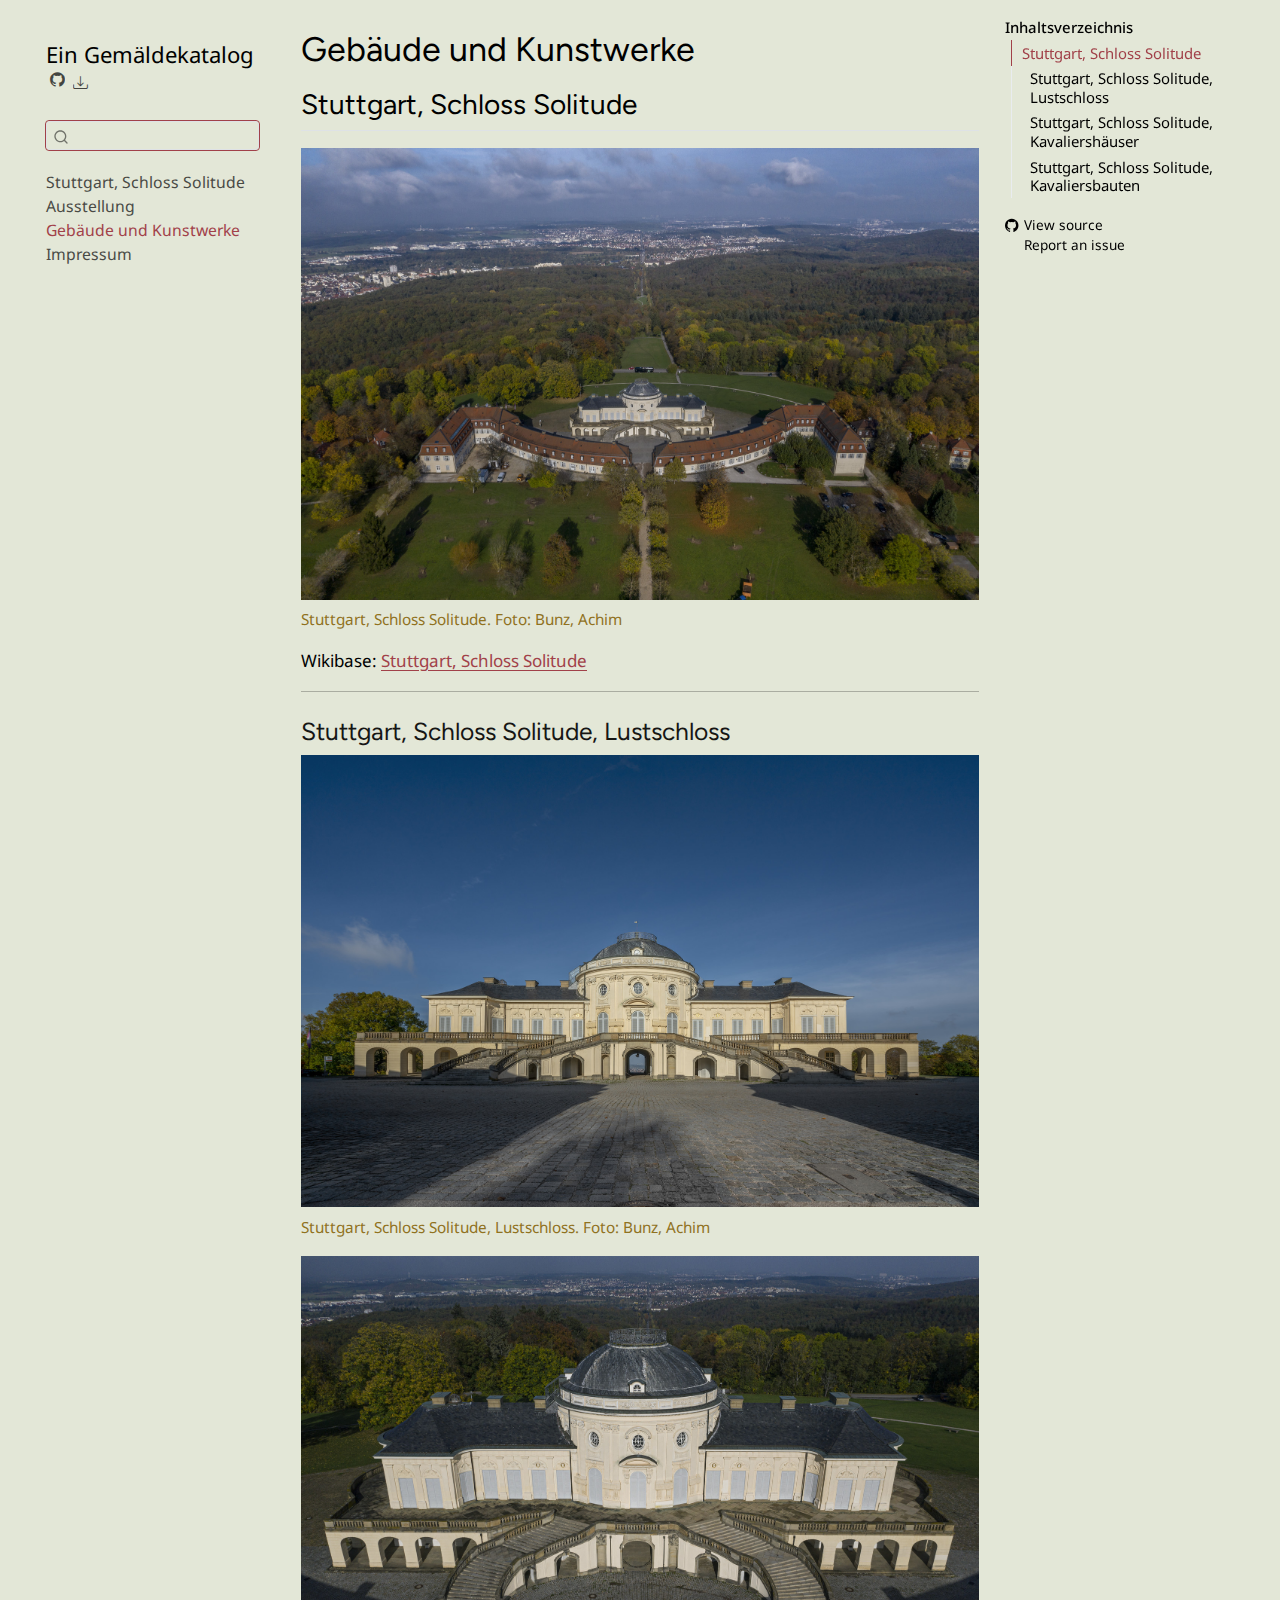
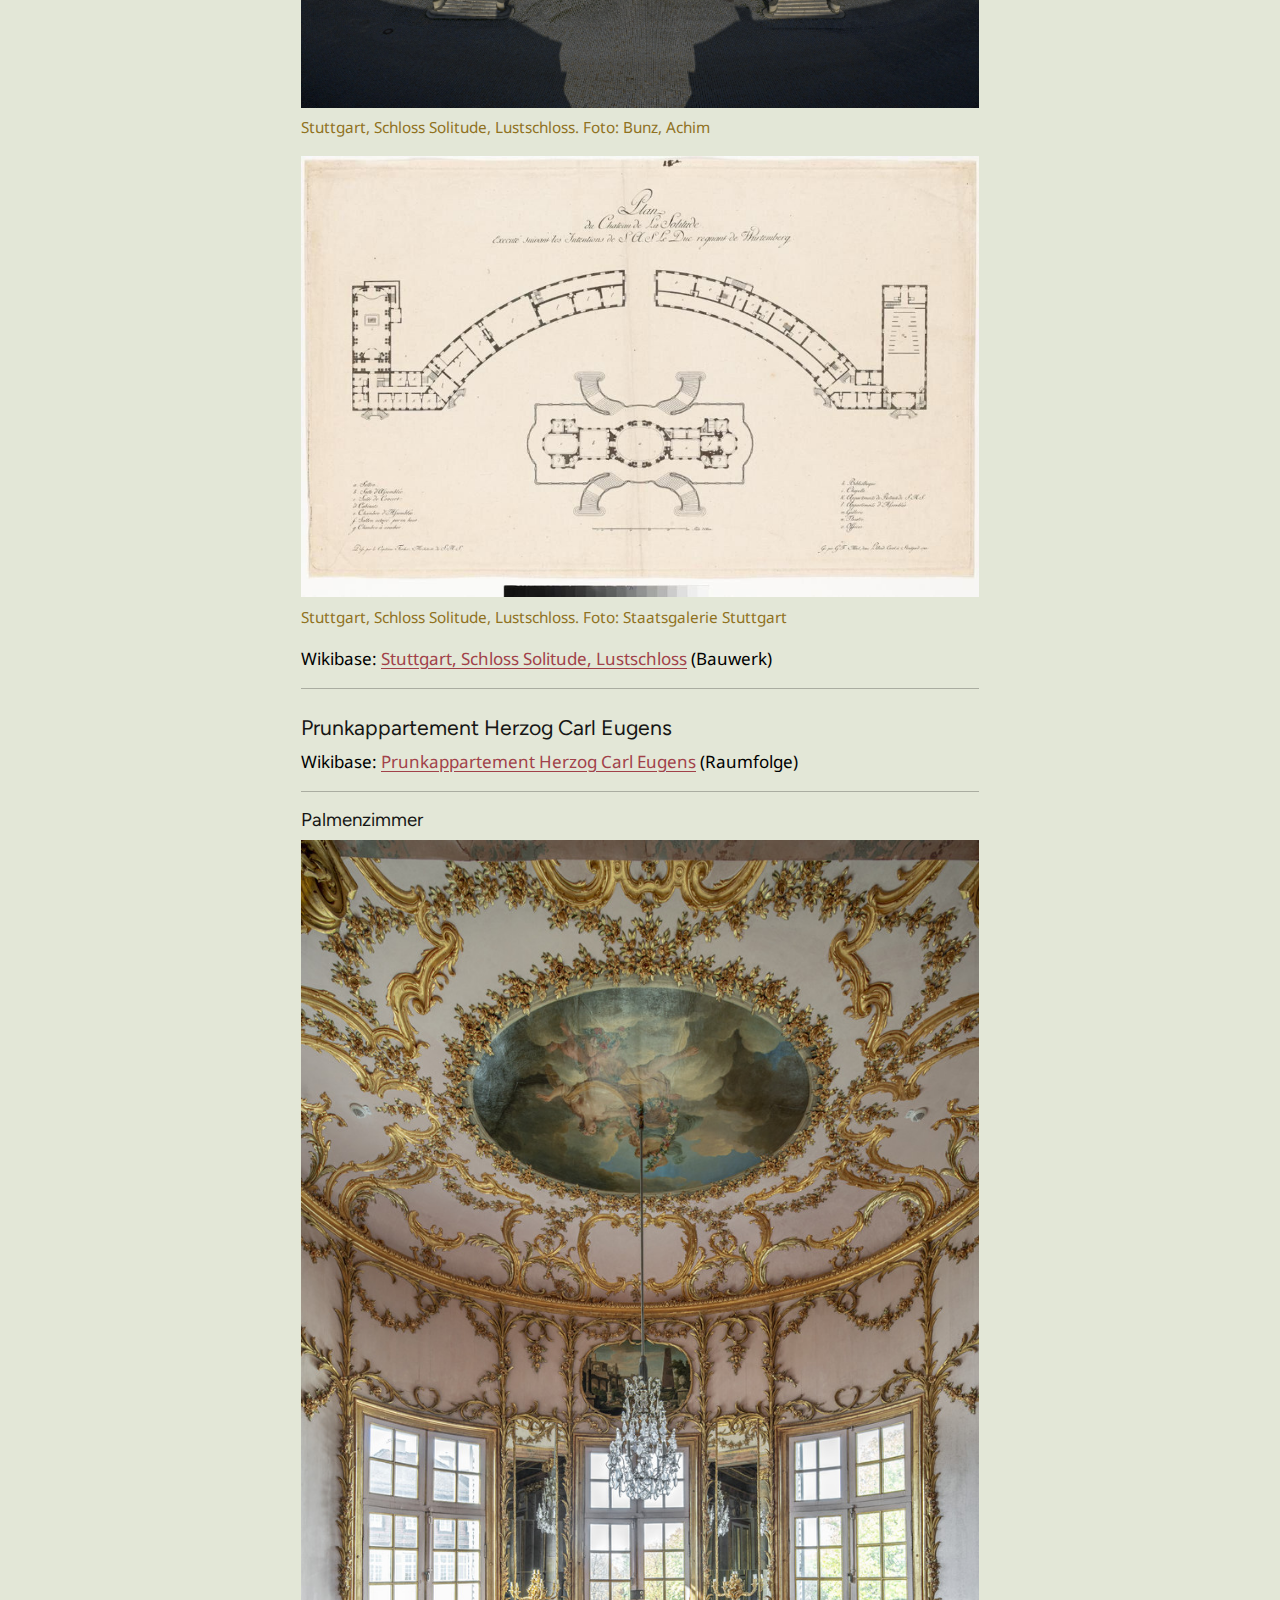
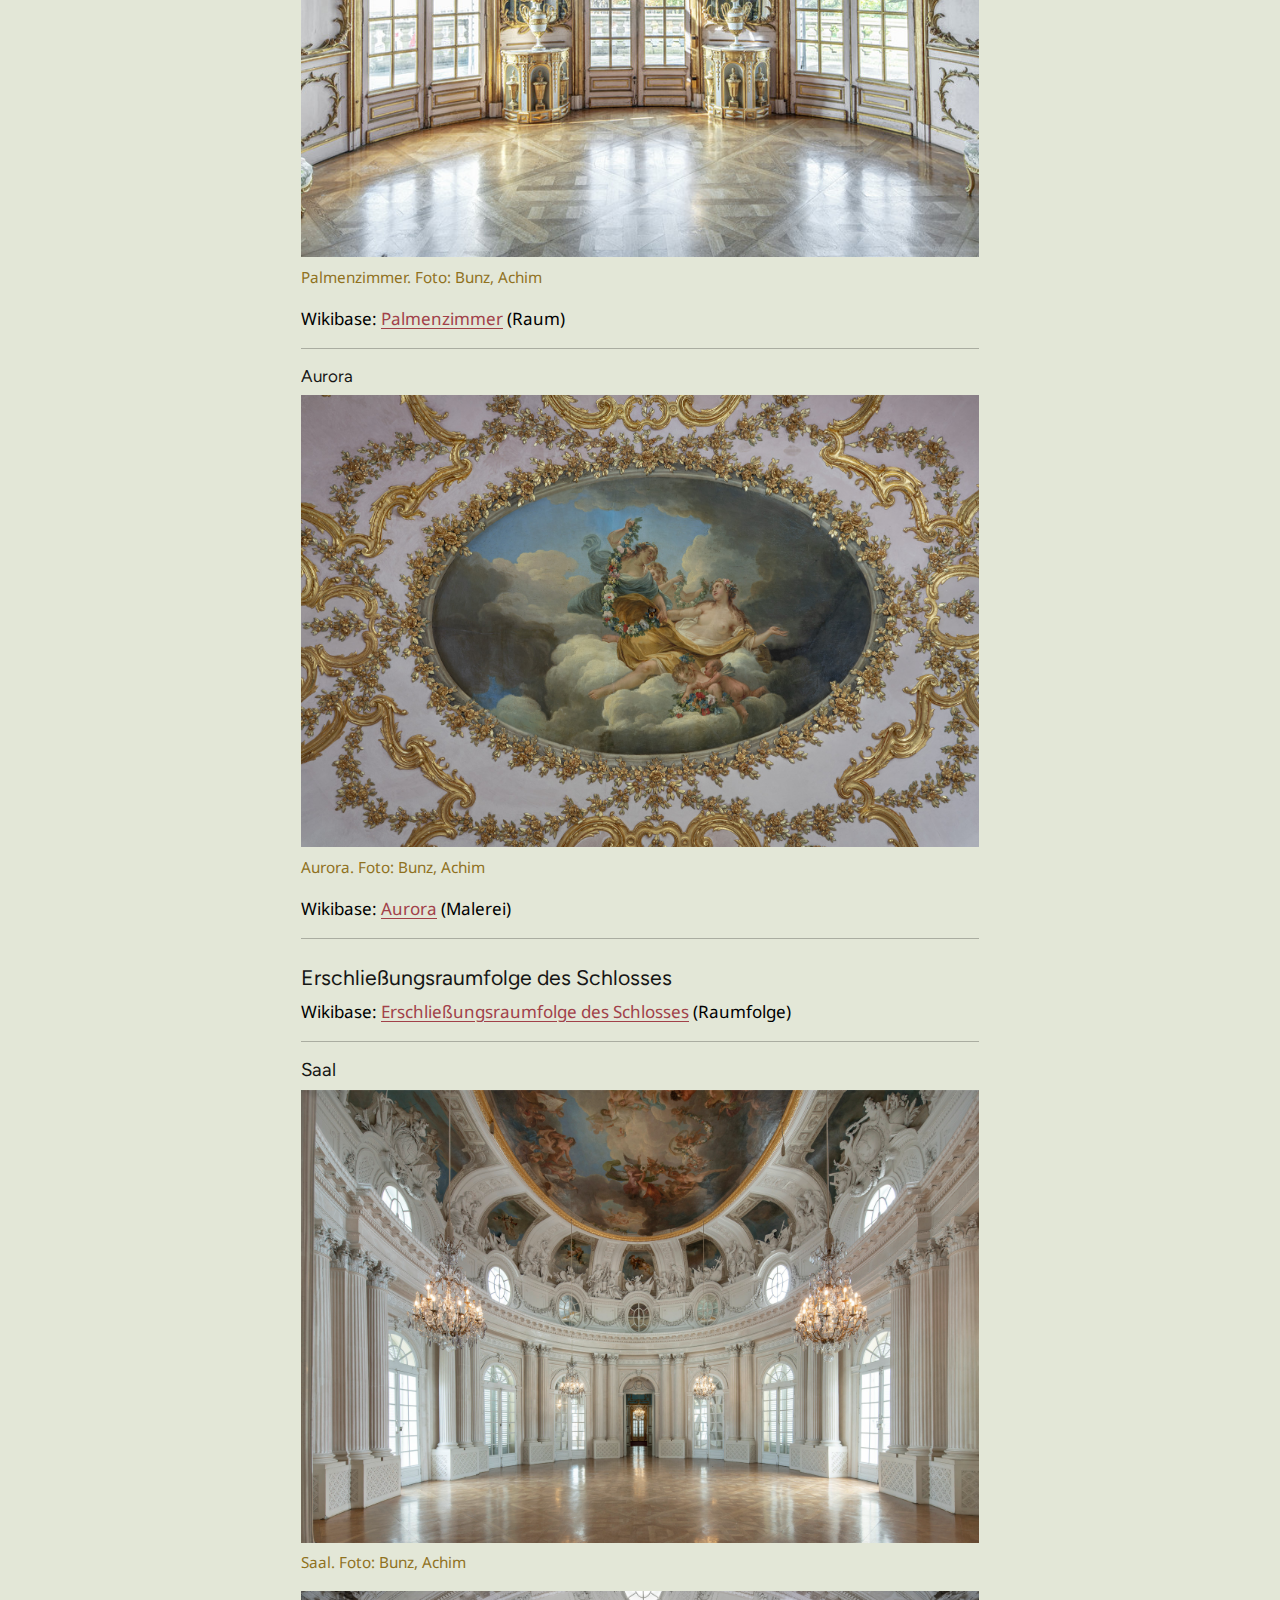
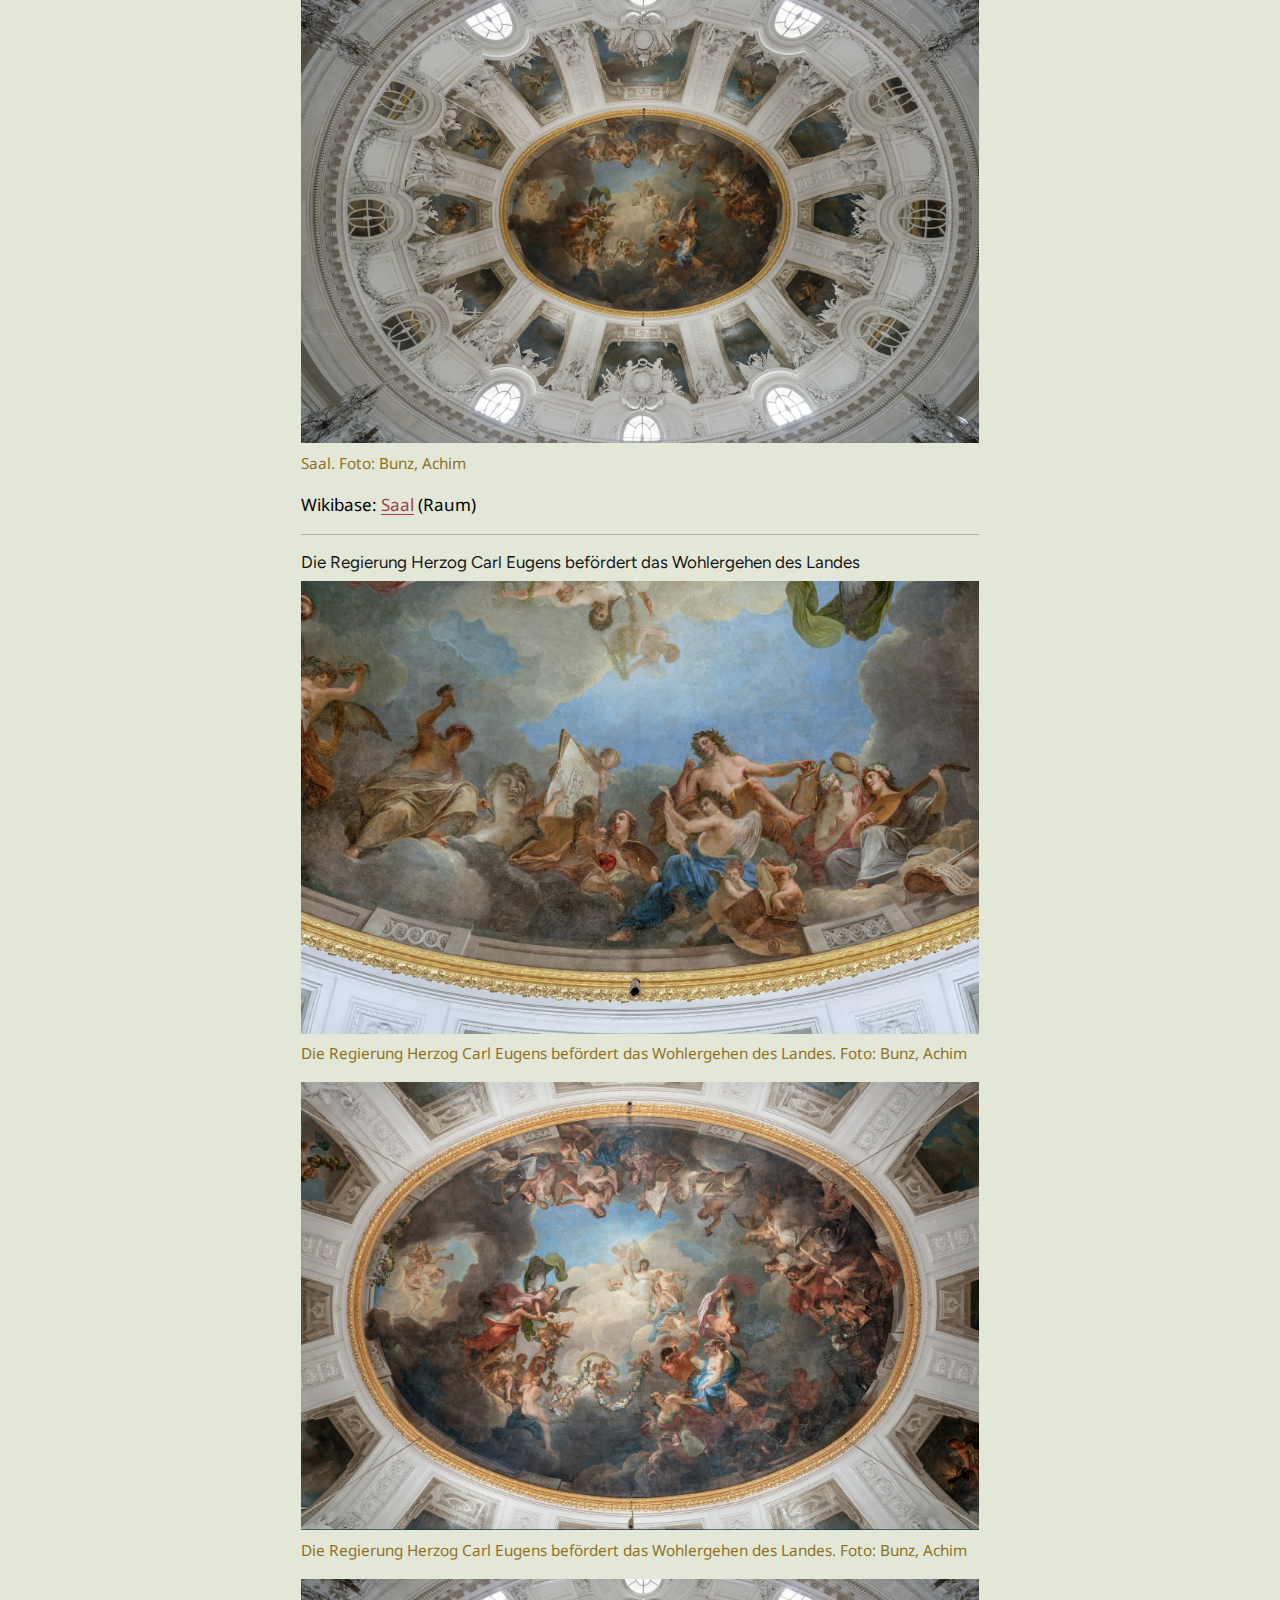
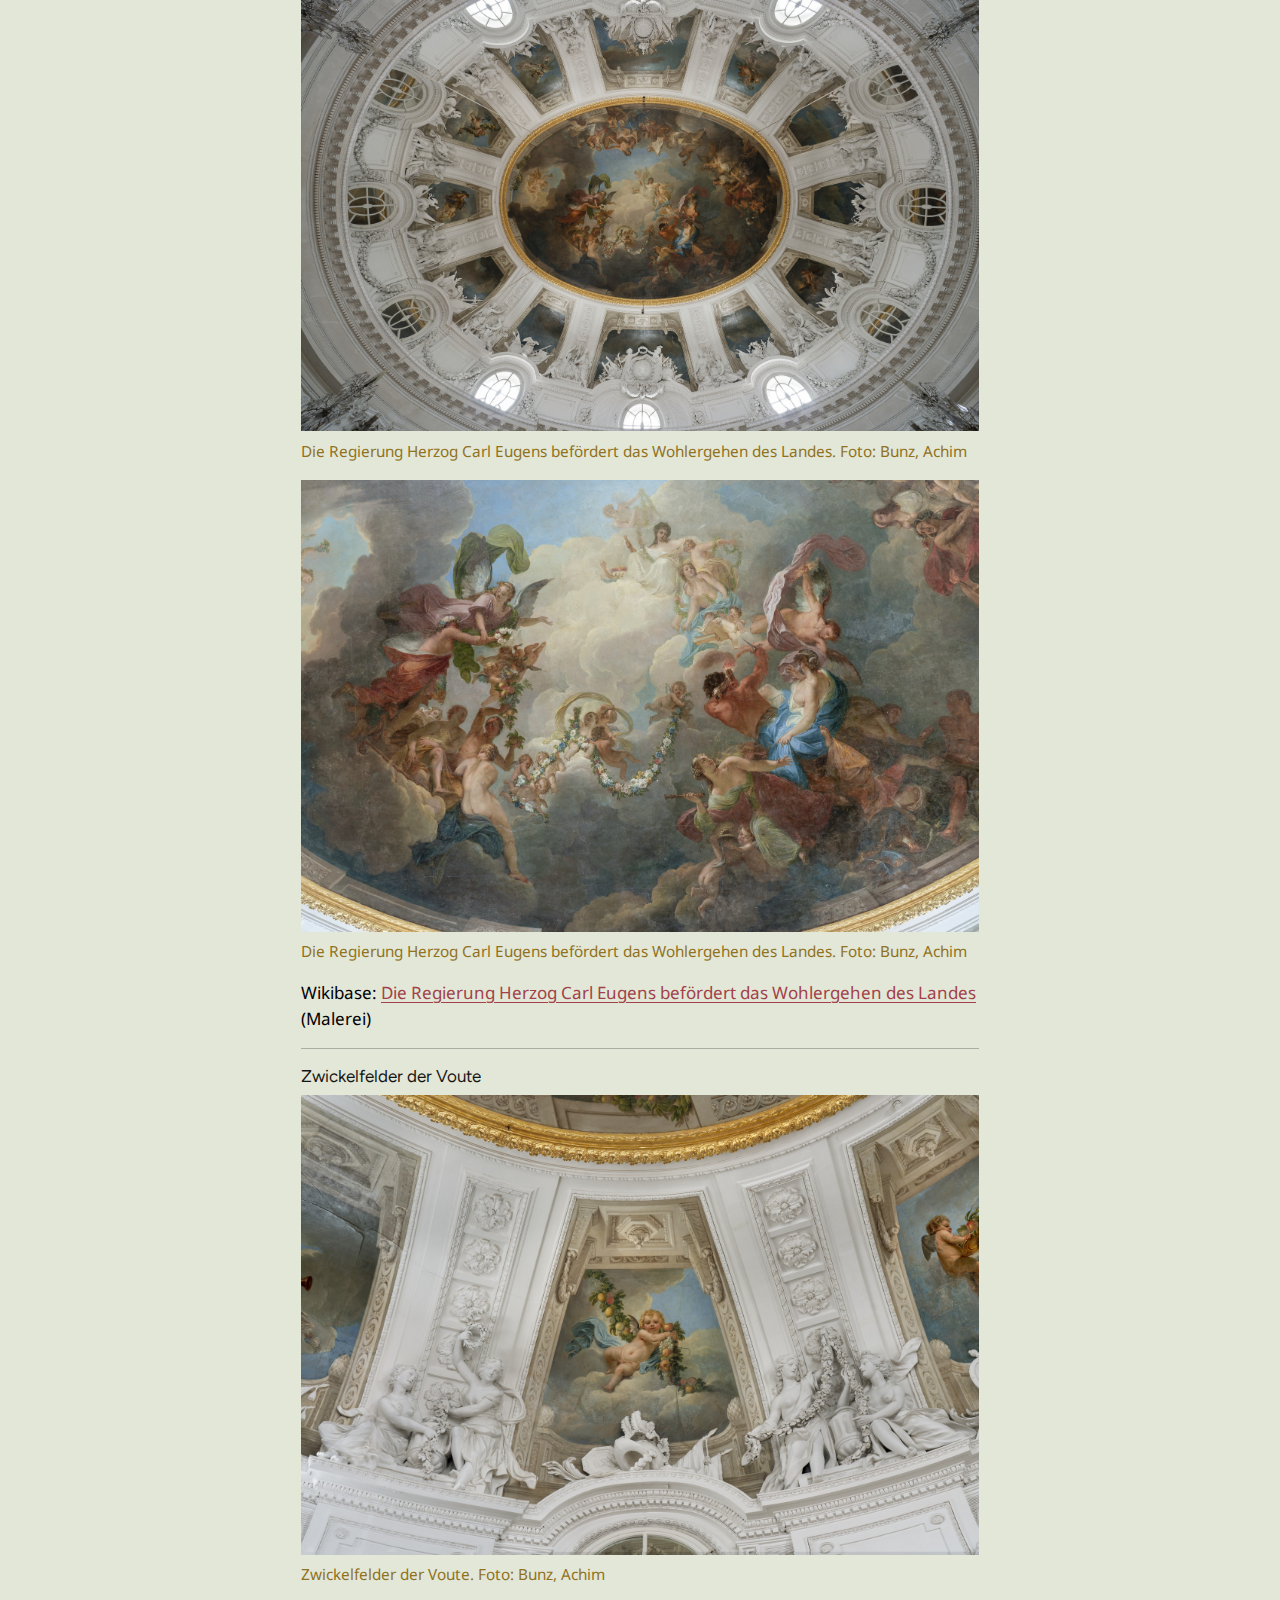
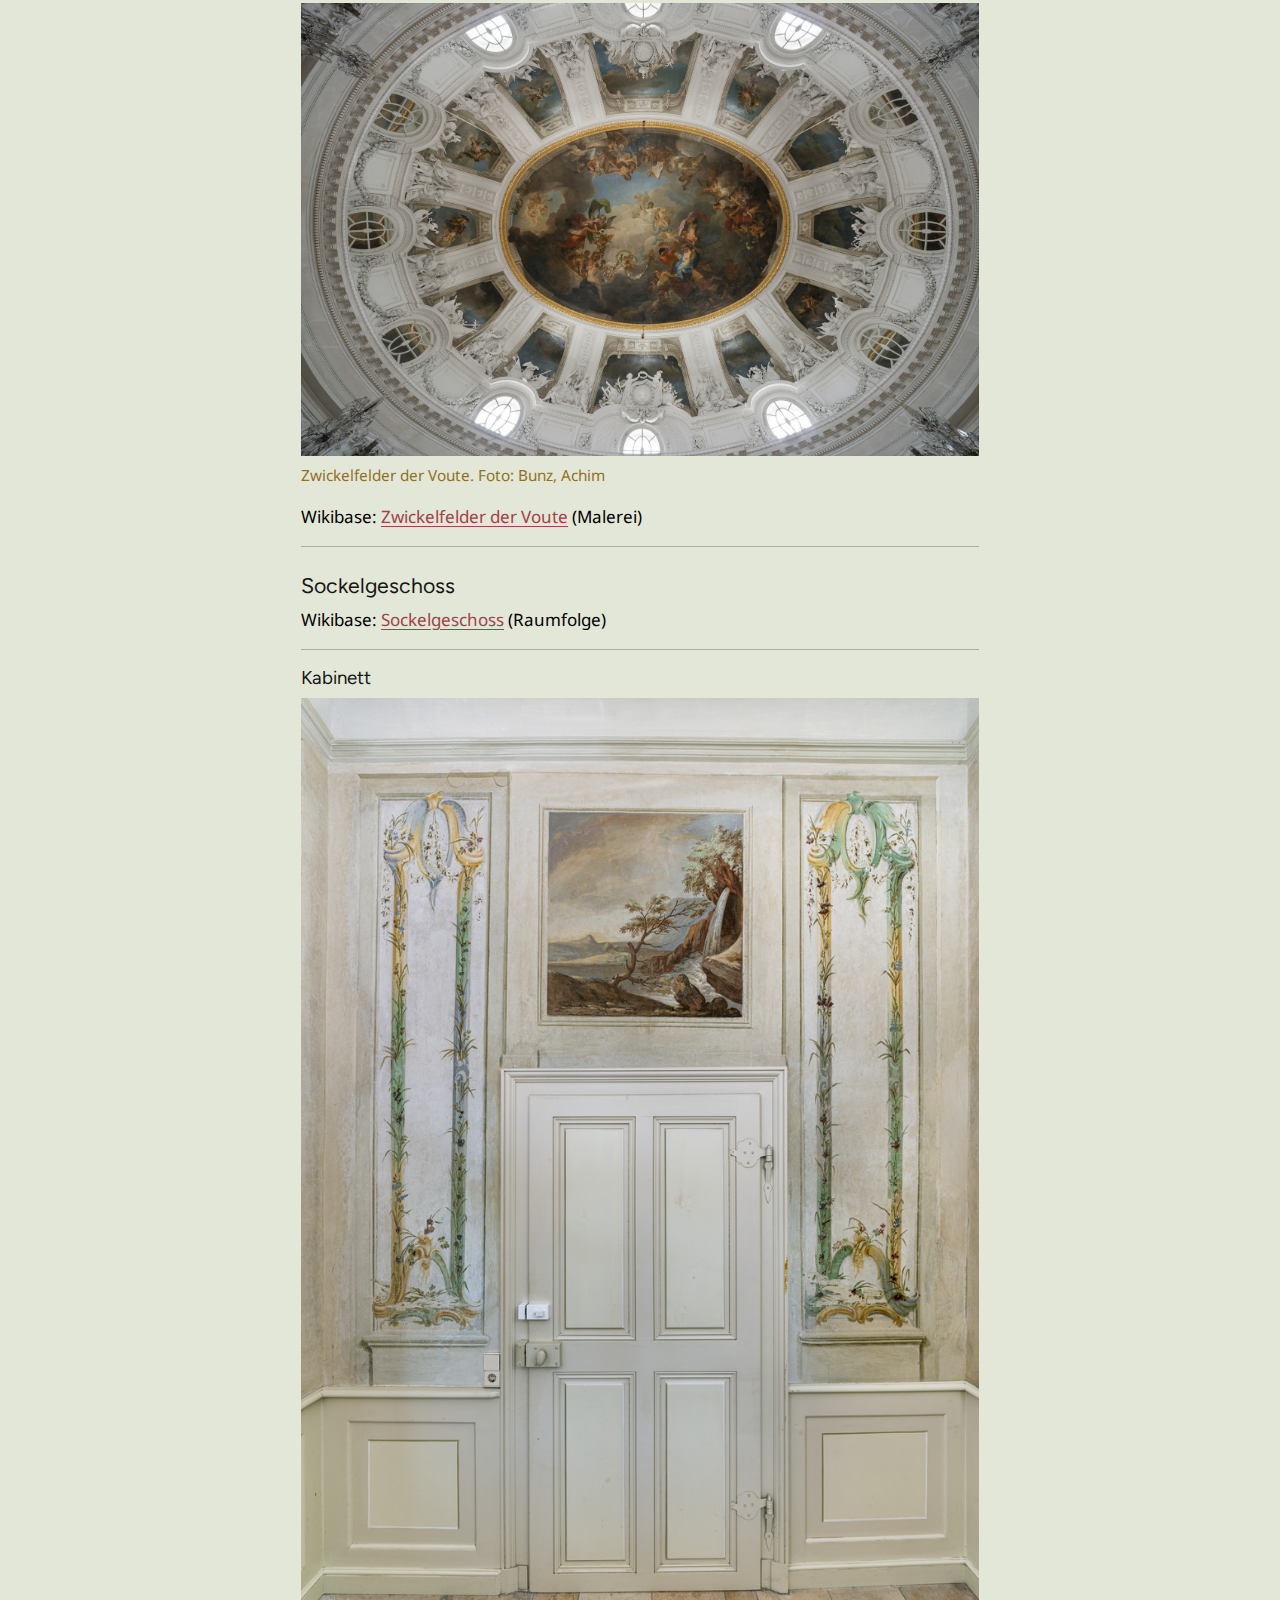
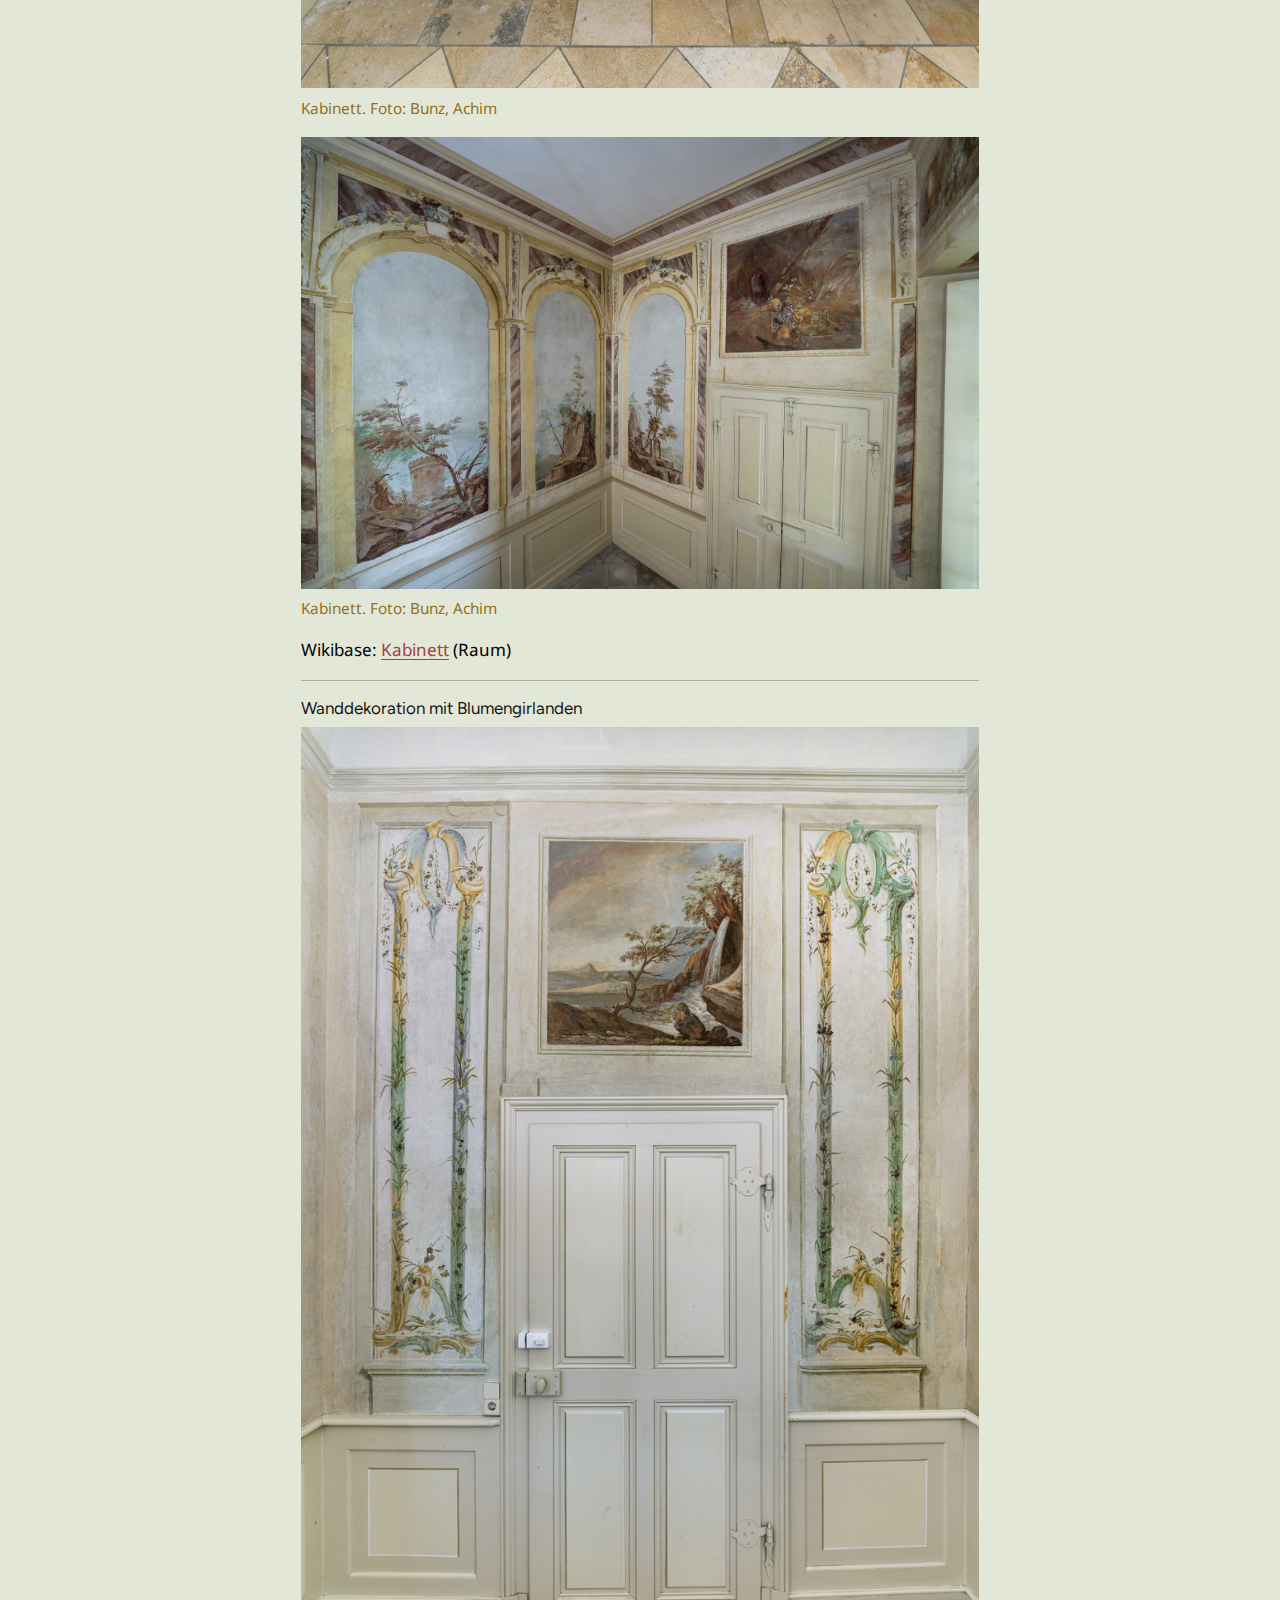
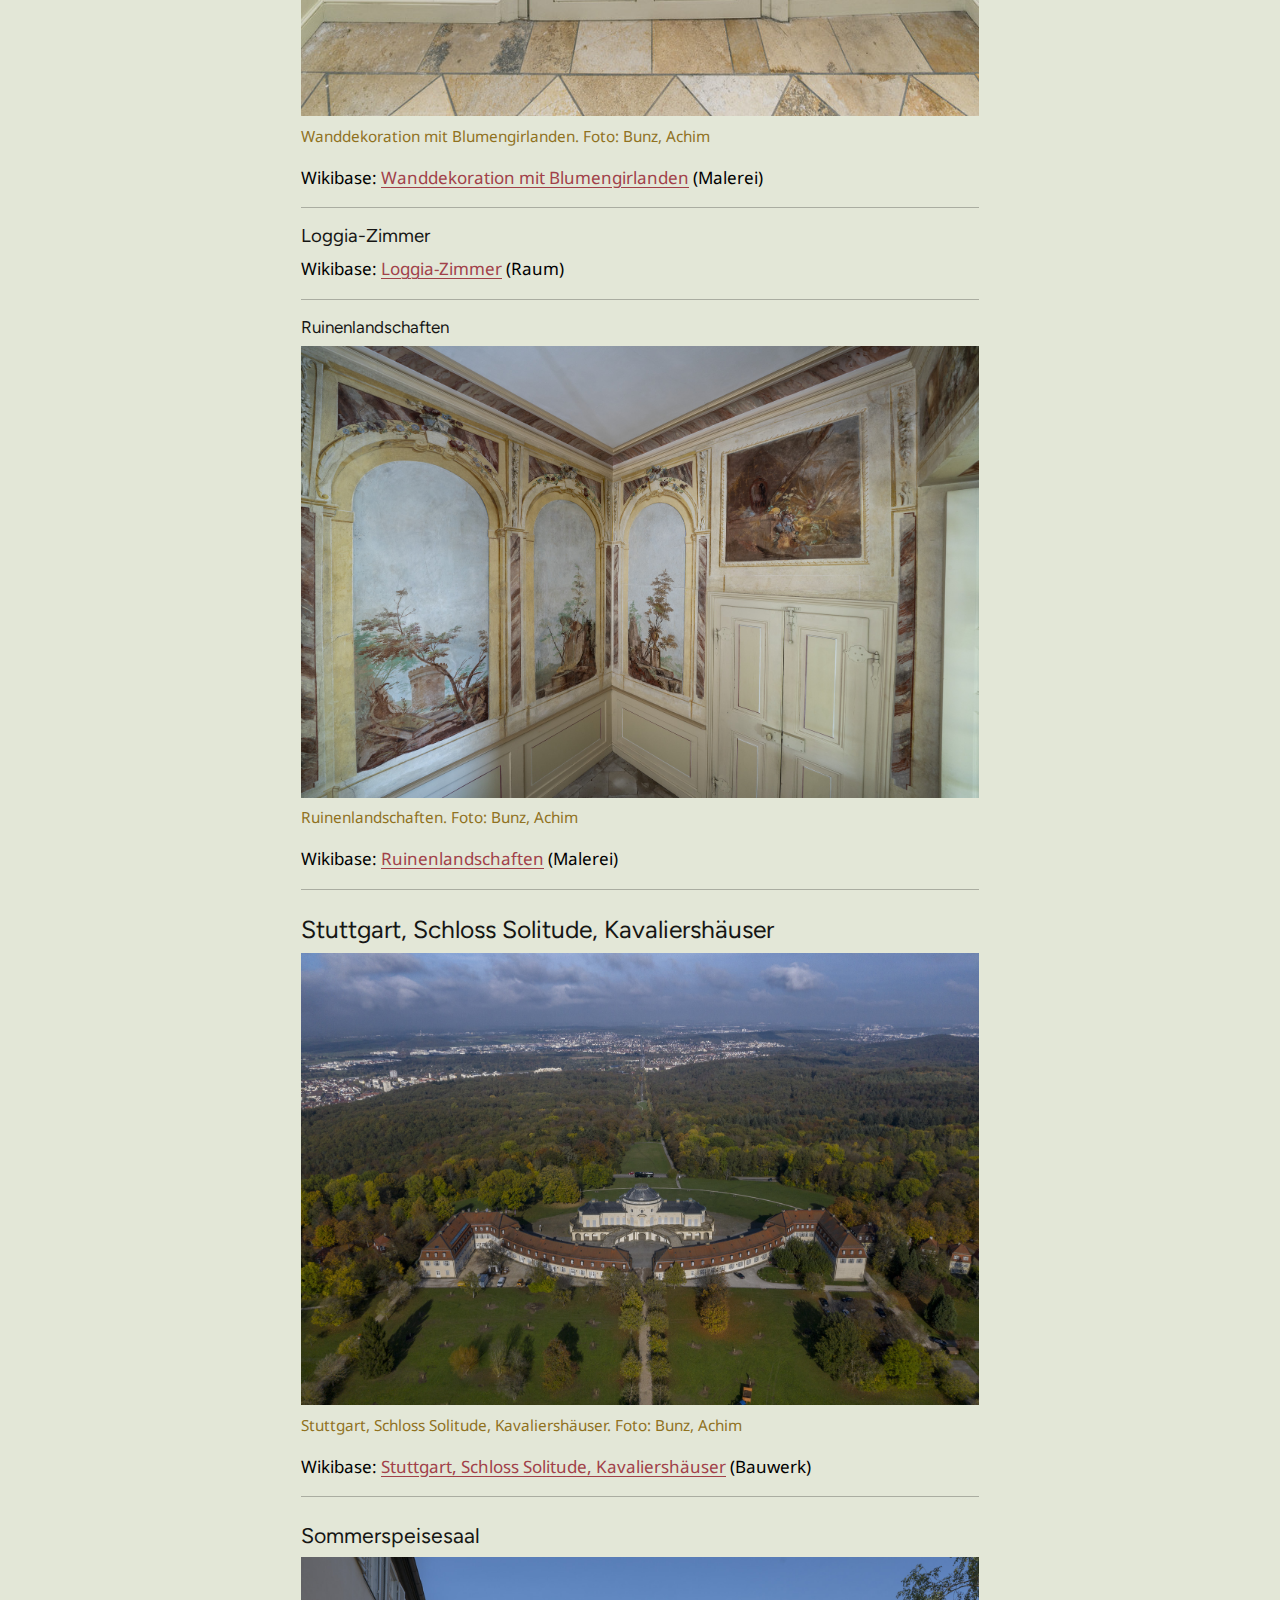
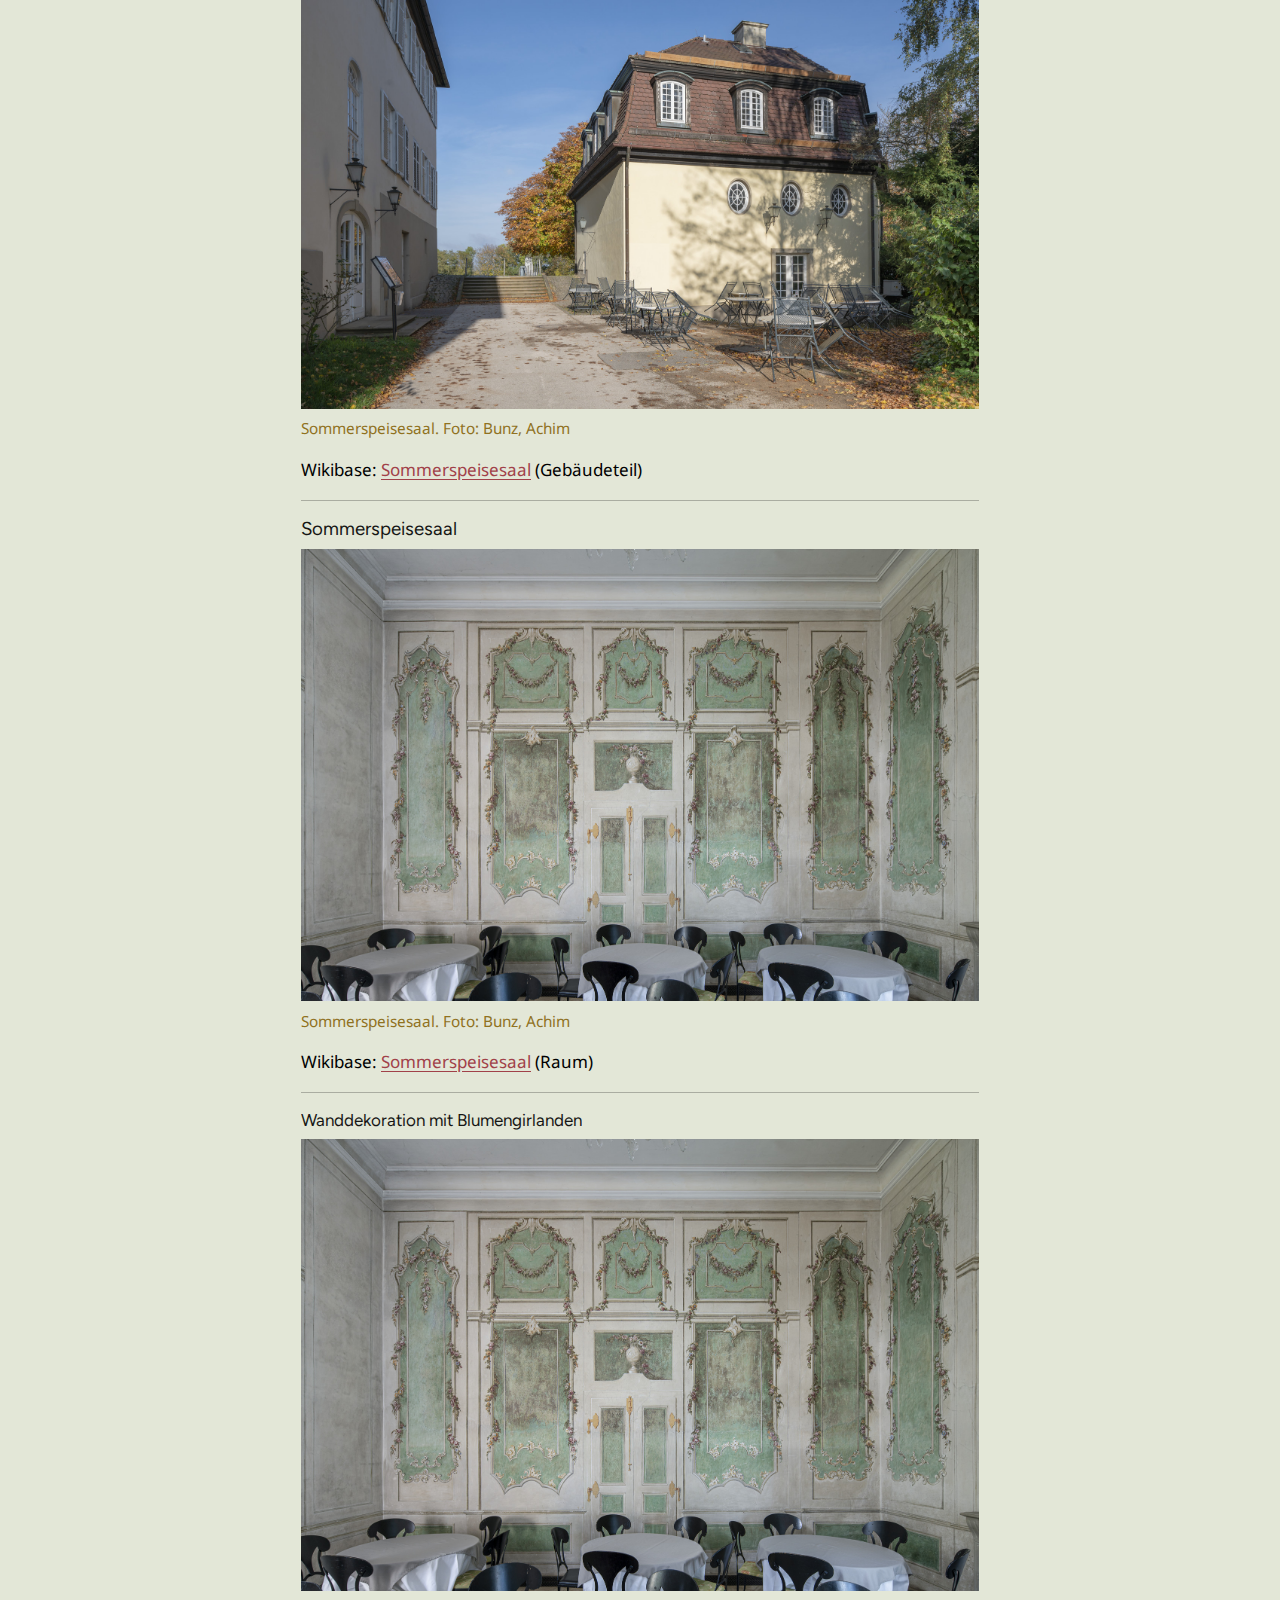
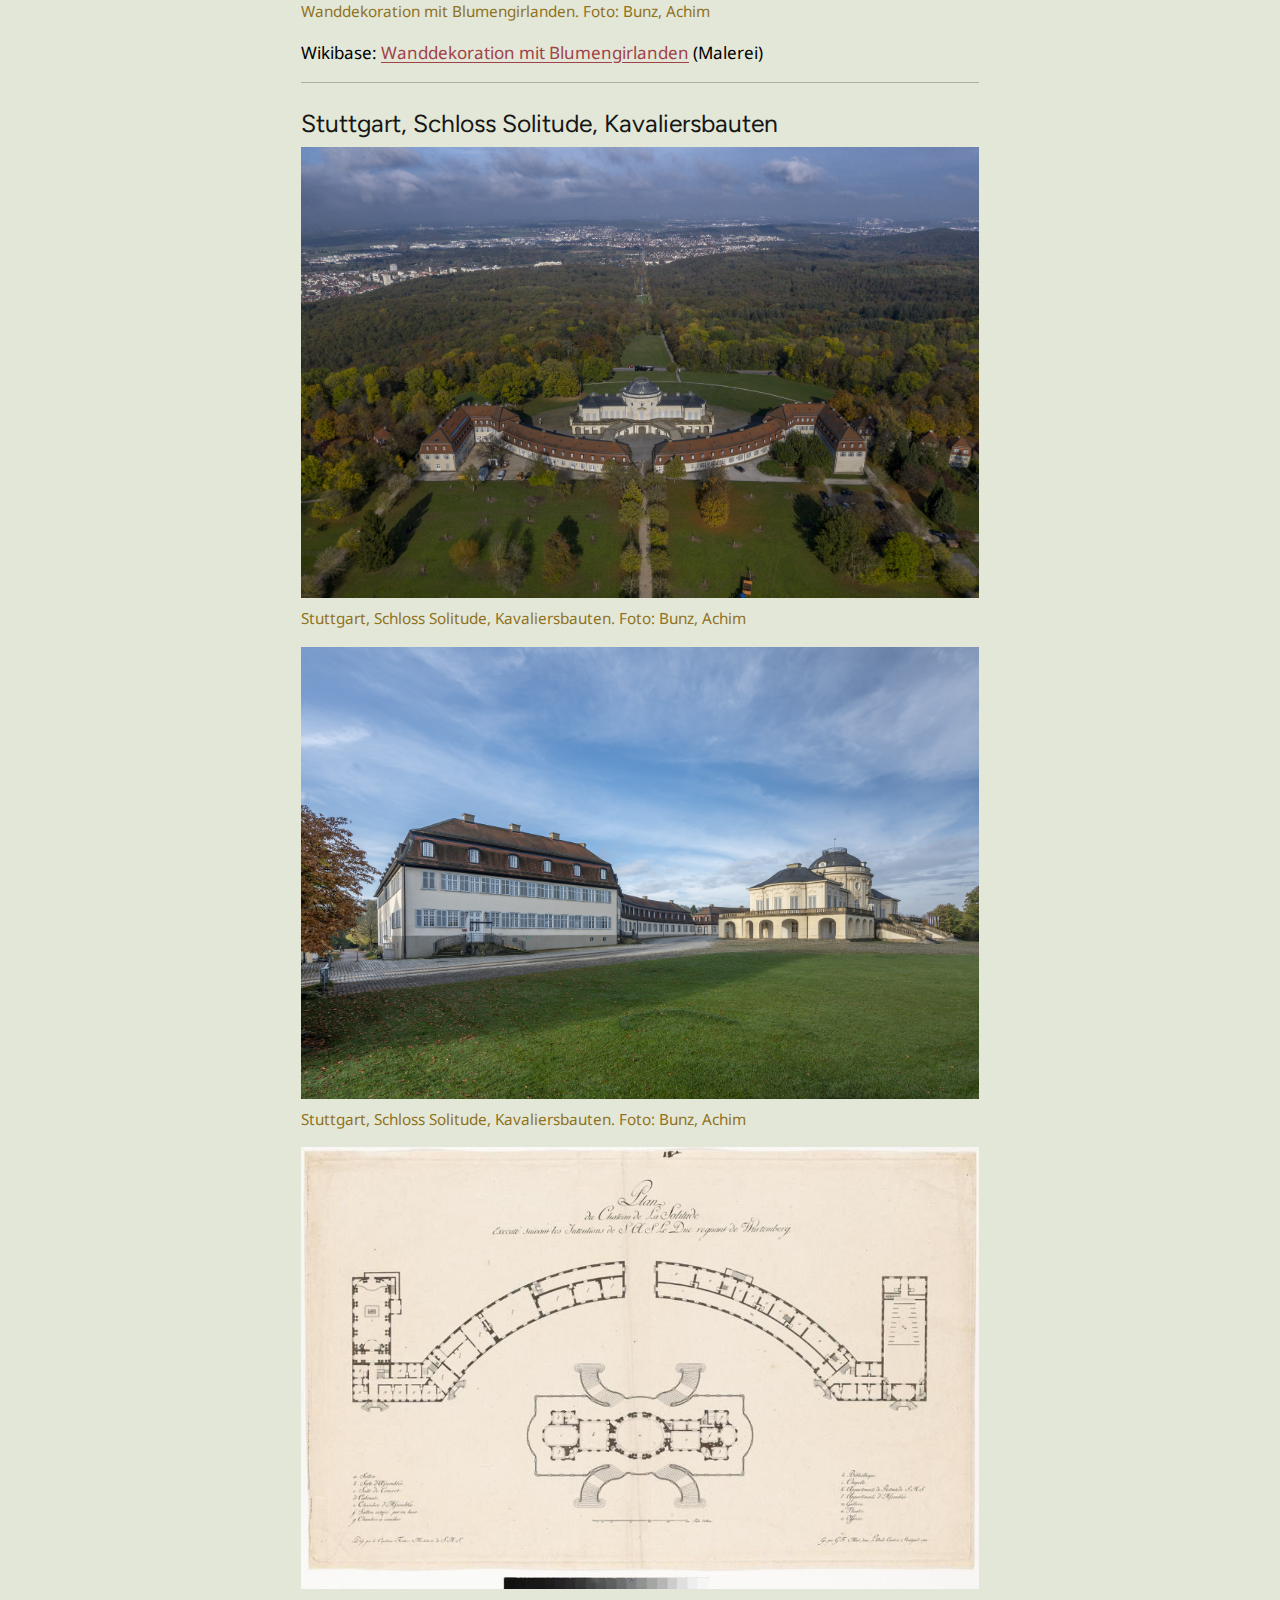
<file: section3.html>
<!DOCTYPE html>
<html xmlns="http://www.w3.org/1999/xhtml" lang="en" xml:lang="en"><head>

<meta charset="utf-8">
<meta name="generator" content="quarto-1.8.25">

<meta name="viewport" content="width=device-width, initial-scale=1.0, user-scalable=yes">


<title>Gebäude und Kunstwerke – Ein Gemäldekatalog</title>
<style>
code{white-space: pre-wrap;}
span.smallcaps{font-variant: small-caps;}
div.columns{display: flex; gap: min(4vw, 1.5em);}
div.column{flex: auto; overflow-x: auto;}
div.hanging-indent{margin-left: 1.5em; text-indent: -1.5em;}
ul.task-list{list-style: none;}
ul.task-list li input[type="checkbox"] {
  width: 0.8em;
  margin: 0 0.8em 0.2em -1em; /* quarto-specific, see https://github.com/quarto-dev/quarto-cli/issues/4556 */ 
  vertical-align: middle;
}
</style>


<script src="site_libs/quarto-nav/quarto-nav.js"></script>
<script src="site_libs/quarto-nav/headroom.min.js"></script>
<script src="site_libs/clipboard/clipboard.min.js"></script>
<script src="site_libs/quarto-search/autocomplete.umd.js"></script>
<script src="site_libs/quarto-search/fuse.min.js"></script>
<script src="site_libs/quarto-search/quarto-search.js"></script>
<meta name="quarto:offset" content="./">
<link href="./impressum.html" rel="next">
<link href="./section1.html" rel="prev">
<script src="site_libs/quarto-html/quarto.js" type="module"></script>
<script src="site_libs/quarto-html/tabsets/tabsets.js" type="module"></script>
<script src="site_libs/quarto-html/axe/axe-check.js" type="module"></script>
<script src="site_libs/quarto-html/popper.min.js"></script>
<script src="site_libs/quarto-html/tippy.umd.min.js"></script>
<script src="site_libs/quarto-html/anchor.min.js"></script>
<link href="site_libs/quarto-html/tippy.css" rel="stylesheet">
<link href="site_libs/quarto-html/quarto-syntax-highlighting-6e9b8b815d456891a7660788bfd7dc16.css" rel="stylesheet" class="quarto-color-scheme" id="quarto-text-highlighting-styles">
<link href="site_libs/quarto-html/quarto-syntax-highlighting-dark-6ce59f06be30f4ef5b6a95e2bba2d086.css" rel="stylesheet" class="quarto-color-scheme quarto-color-alternate" id="quarto-text-highlighting-styles">
<link href="site_libs/quarto-html/quarto-syntax-highlighting-6e9b8b815d456891a7660788bfd7dc16.css" rel="stylesheet" class="quarto-color-scheme-extra" id="quarto-text-highlighting-styles">
<script src="site_libs/bootstrap/bootstrap.min.js"></script>
<link href="site_libs/bootstrap/bootstrap-icons.css" rel="stylesheet">
<link href="site_libs/bootstrap/bootstrap-07a907c28a5b35e2799d35df7c7a7f06.min.css" rel="stylesheet" append-hash="true" class="quarto-color-scheme" id="quarto-bootstrap" data-mode="light">
<link href="site_libs/bootstrap/bootstrap-dark-07a907c28a5b35e2799d35df7c7a7f06.min.css" rel="stylesheet" append-hash="true" class="quarto-color-scheme quarto-color-alternate" id="quarto-bootstrap" data-mode="light">
<link href="site_libs/bootstrap/bootstrap-07a907c28a5b35e2799d35df7c7a7f06.min.css" rel="stylesheet" append-hash="true" class="quarto-color-scheme-extra" id="quarto-bootstrap" data-mode="light">
<script src="site_libs/quarto-contrib/glightbox/glightbox.min.js"></script>
<link href="site_libs/quarto-contrib/glightbox/glightbox.min.css" rel="stylesheet">
<link href="site_libs/quarto-contrib/glightbox/lightbox.css" rel="stylesheet">
<script id="quarto-search-options" type="application/json">{
  "location": "sidebar",
  "copy-button": false,
  "collapse-after": 3,
  "panel-placement": "start",
  "type": "textbox",
  "limit": 50,
  "keyboard-shortcut": [
    "f",
    "/",
    "s"
  ],
  "show-item-context": false,
  "language": {
    "search-no-results-text": "No results",
    "search-matching-documents-text": "matching documents",
    "search-copy-link-title": "Copy link to search",
    "search-hide-matches-text": "Hide additional matches",
    "search-more-match-text": "more match in this document",
    "search-more-matches-text": "more matches in this document",
    "search-clear-button-title": "Clear",
    "search-text-placeholder": "",
    "search-detached-cancel-button-title": "Cancel",
    "search-submit-button-title": "Submit",
    "search-label": "Search"
  }
}</script>


</head>

<body class="nav-sidebar floating quarto-light">

<div id="quarto-search-results"></div>
  <header id="quarto-header" class="headroom fixed-top">
  <nav class="quarto-secondary-nav">
    <div class="container-fluid d-flex">
      <button type="button" class="quarto-btn-toggle btn" data-bs-toggle="collapse" role="button" data-bs-target=".quarto-sidebar-collapse-item" aria-controls="quarto-sidebar" aria-expanded="false" aria-label="Toggle sidebar navigation" onclick="if (window.quartoToggleHeadroom) { window.quartoToggleHeadroom(); }">
        <i class="bi bi-layout-text-sidebar-reverse"></i>
      </button>
        <nav class="quarto-page-breadcrumbs" aria-label="breadcrumb"><ol class="breadcrumb"><li class="breadcrumb-item"><a href="./section3.html"><span class="chapter-title">Gebäude und Kunstwerke</span></a></li></ol></nav>
        <a class="flex-grow-1" role="navigation" data-bs-toggle="collapse" data-bs-target=".quarto-sidebar-collapse-item" aria-controls="quarto-sidebar" aria-expanded="false" aria-label="Toggle sidebar navigation" onclick="if (window.quartoToggleHeadroom) { window.quartoToggleHeadroom(); }">      
        </a>
      <button type="button" class="btn quarto-search-button" aria-label="Search" onclick="window.quartoOpenSearch();">
        <i class="bi bi-search"></i>
      </button>
    </div>
  </nav>
</header>
<!-- content -->
<div id="quarto-content" class="quarto-container page-columns page-rows-contents page-layout-article">
<!-- sidebar -->
  <nav id="quarto-sidebar" class="sidebar collapse collapse-horizontal quarto-sidebar-collapse-item sidebar-navigation floating overflow-auto">
    <div class="pt-lg-2 mt-2 text-left sidebar-header sidebar-header-stacked">
      <a href="./index.html" class="sidebar-logo-link">
      </a>
    <div class="sidebar-title mb-0 py-0">
      <a href="./">Ein Gemäldekatalog</a> 
        <div class="sidebar-tools-main">
    <a href="https://github.com/calnfynn/wb2jn_demo" title="Source Code" class="quarto-navigation-tool px-1" aria-label="Source Code"><i class="bi bi-github"></i></a>
    <div class="dropdown">
      <a href="" title="Download" id="quarto-navigation-tool-dropdown-0" class="quarto-navigation-tool dropdown-toggle px-1" data-bs-toggle="dropdown" aria-expanded="false" role="link" aria-label="Download"><i class="bi bi-download"></i></a>
      <ul class="dropdown-menu" aria-labelledby="quarto-navigation-tool-dropdown-0">
          <li>
            <a class="dropdown-item sidebar-tools-main-item" href="./Ein-Gemäldekatalog.pdf">
              <i class="bi bi-file-pdf pe-1"></i>
            Download PDF
            </a>
          </li>
          <li>
            <a class="dropdown-item sidebar-tools-main-item" href="./Ein-Gemäldekatalog.epub">
              <i class="bi bi-journal pe-1"></i>
            Download ePub
            </a>
          </li>
          <li>
            <a class="dropdown-item sidebar-tools-main-item" href="./Ein-Gemäldekatalog.docx">
              <i class="bi bi-file-word pe-1"></i>
            Download Docx
            </a>
          </li>
      </ul>
    </div>
</div>
    </div>
      </div>
        <div class="mt-2 flex-shrink-0 align-items-center">
        <div class="sidebar-search">
        <div id="quarto-search" class="" title="Search"></div>
        </div>
        </div>
    <div class="sidebar-menu-container"> 
    <ul class="list-unstyled mt-1">
        <li class="sidebar-item">
  <div class="sidebar-item-container"> 
  <a href="./index.html" class="sidebar-item-text sidebar-link"><span class="chapter-title">Stuttgart, Schloss Solitude</span></a>
  </div>
</li>
        <li class="sidebar-item">
  <div class="sidebar-item-container"> 
  <a href="./section1.html" class="sidebar-item-text sidebar-link"><span class="chapter-title">Ausstellung</span></a>
  </div>
</li>
        <li class="sidebar-item">
  <div class="sidebar-item-container"> 
  <a href="./section3.html" class="sidebar-item-text sidebar-link active"><span class="chapter-title">Gebäude und Kunstwerke</span></a>
  </div>
</li>
        <li class="sidebar-item">
  <div class="sidebar-item-container"> 
  <a href="./impressum.html" class="sidebar-item-text sidebar-link"><span class="chapter-title">Impressum</span></a>
  </div>
</li>
    </ul>
    </div>
</nav>
<div id="quarto-sidebar-glass" class="quarto-sidebar-collapse-item" data-bs-toggle="collapse" data-bs-target=".quarto-sidebar-collapse-item"></div>
<!-- margin-sidebar -->
    <div id="quarto-margin-sidebar" class="sidebar margin-sidebar">
        <nav id="TOC" role="doc-toc" class="toc-active">
    <h2 id="toc-title">Inhaltsverzeichnis</h2>
   
  <ul>
  <li><a href="#stuttgart-schloss-solitude" id="toc-stuttgart-schloss-solitude" class="nav-link active" data-scroll-target="#stuttgart-schloss-solitude">Stuttgart, Schloss Solitude</a>
  <ul>
  <li><a href="#stuttgart-schloss-solitude-lustschloss" id="toc-stuttgart-schloss-solitude-lustschloss" class="nav-link" data-scroll-target="#stuttgart-schloss-solitude-lustschloss">Stuttgart, Schloss Solitude, Lustschloss</a>
  <ul>
  <li><a href="#prunkappartement-herzog-carl-eugens" id="toc-prunkappartement-herzog-carl-eugens" class="nav-link" data-scroll-target="#prunkappartement-herzog-carl-eugens">Prunkappartement Herzog Carl Eugens</a>
  <ul class="collapse">
  <li><a href="#palmenzimmer" id="toc-palmenzimmer" class="nav-link" data-scroll-target="#palmenzimmer">Palmenzimmer</a></li>
  </ul></li>
  <li><a href="#erschließungsraumfolge-des-schlosses" id="toc-erschließungsraumfolge-des-schlosses" class="nav-link" data-scroll-target="#erschließungsraumfolge-des-schlosses">Erschließungsraumfolge des Schlosses</a>
  <ul class="collapse">
  <li><a href="#saal" id="toc-saal" class="nav-link" data-scroll-target="#saal">Saal</a></li>
  </ul></li>
  <li><a href="#sockelgeschoss" id="toc-sockelgeschoss" class="nav-link" data-scroll-target="#sockelgeschoss">Sockelgeschoss</a>
  <ul class="collapse">
  <li><a href="#kabinett" id="toc-kabinett" class="nav-link" data-scroll-target="#kabinett">Kabinett</a></li>
  <li><a href="#loggia-zimmer" id="toc-loggia-zimmer" class="nav-link" data-scroll-target="#loggia-zimmer">Loggia-Zimmer</a></li>
  </ul></li>
  </ul></li>
  <li><a href="#stuttgart-schloss-solitude-kavaliershäuser" id="toc-stuttgart-schloss-solitude-kavaliershäuser" class="nav-link" data-scroll-target="#stuttgart-schloss-solitude-kavaliershäuser">Stuttgart, Schloss Solitude, Kavaliershäuser</a>
  <ul>
  <li><a href="#sommerspeisesaal" id="toc-sommerspeisesaal" class="nav-link" data-scroll-target="#sommerspeisesaal">Sommerspeisesaal</a>
  <ul class="collapse">
  <li><a href="#sommerspeisesaal-1" id="toc-sommerspeisesaal-1" class="nav-link" data-scroll-target="#sommerspeisesaal-1">Sommerspeisesaal</a></li>
  </ul></li>
  </ul></li>
  <li><a href="#stuttgart-schloss-solitude-kavaliersbauten" id="toc-stuttgart-schloss-solitude-kavaliersbauten" class="nav-link" data-scroll-target="#stuttgart-schloss-solitude-kavaliersbauten">Stuttgart, Schloss Solitude, Kavaliersbauten</a>
  <ul>
  <li><a href="#schlosskapelle" id="toc-schlosskapelle" class="nav-link" data-scroll-target="#schlosskapelle">Schlosskapelle</a>
  <ul class="collapse">
  <li><a href="#herrschaftsloge" id="toc-herrschaftsloge" class="nav-link" data-scroll-target="#herrschaftsloge">Herrschaftsloge</a></li>
  <li><a href="#kapellenraum" id="toc-kapellenraum" class="nav-link" data-scroll-target="#kapellenraum">Kapellenraum</a></li>
  <li><a href="#vestibül-der-herrschaftsloge" id="toc-vestibül-der-herrschaftsloge" class="nav-link" data-scroll-target="#vestibül-der-herrschaftsloge">Vestibül der Herrschaftsloge</a></li>
  </ul></li>
  </ul></li>
  </ul></li>
  </ul>
<div class="toc-actions"><ul><li><a href="https://github.com/calnfynn/wb2jn_demo/blob/main/section3.qmd" class="toc-action"><i class="bi bi-github"></i>View source</a></li><li><a href="https://github.com/calnfynn/wb2jn_demo/issues/new" class="toc-action"><i class="bi empty"></i>Report an issue</a></li></ul></div></nav>
    </div>
<!-- main -->
<main class="content" id="quarto-document-content">

<header id="title-block-header" class="quarto-title-block default">
<div class="quarto-title">
<h1 class="title"><span class="chapter-title">Gebäude und Kunstwerke</span></h1>
</div>



<div class="quarto-title-meta">

    
  
    
  </div>
  


</header>


<section id="stuttgart-schloss-solitude" class="level2">
<h2 class="anchored" data-anchor-id="stuttgart-schloss-solitude">Stuttgart, Schloss Solitude</h2>
<div class="quarto-figure quarto-figure-center">
<figure class="figure">
<p><a href="b648f36e1efedcd91e59a0585194b9ae8783dbbfae9257bdc1d00e4b0c3e5bb7.jpeg" class="lightbox" data-gallery="photos" title="Stuttgart, Schloss Solitude. Foto: Bunz, Achim"><img src="b648f36e1efedcd91e59a0585194b9ae8783dbbfae9257bdc1d00e4b0c3e5bb7.jpeg" class="hover-zoom img-fluid figure-img" alt="Stuttgart, Schloss Solitude. Foto: Bunz, Achim"></a></p>
<figcaption>Stuttgart, Schloss Solitude. Foto: Bunz, Achim</figcaption>
</figure>
</div>
<p>Wikibase: <a href="https://wikibase.kewl.org/entity/Q68">Stuttgart, Schloss Solitude</a> </p>
<hr>
<section id="stuttgart-schloss-solitude-lustschloss" class="level3">
<h3 class="anchored" data-anchor-id="stuttgart-schloss-solitude-lustschloss">Stuttgart, Schloss Solitude, Lustschloss</h3>
<div class="quarto-figure quarto-figure-center">
<figure class="figure">
<p><a href="83a149f0e1b48f06ec39de8b8e1702fca6c702ffe8c880ac59d6585b7b1959fa.jpeg" class="lightbox" data-gallery="photos" title="Stuttgart, Schloss Solitude, Lustschloss. Foto: Bunz, Achim"><img src="83a149f0e1b48f06ec39de8b8e1702fca6c702ffe8c880ac59d6585b7b1959fa.jpeg" class="hover-zoom img-fluid figure-img" alt="Stuttgart, Schloss Solitude, Lustschloss. Foto: Bunz, Achim"></a></p>
<figcaption>Stuttgart, Schloss Solitude, Lustschloss. Foto: Bunz, Achim</figcaption>
</figure>
</div>
<div class="quarto-figure quarto-figure-center">
<figure class="figure">
<p><a href="e01dd251815140fd00d7f8c747b94d91a6eb40d5ab93781b32065151346c7b10.jpeg" class="lightbox" data-gallery="photos" title="Stuttgart, Schloss Solitude, Lustschloss. Foto: Bunz, Achim"><img src="e01dd251815140fd00d7f8c747b94d91a6eb40d5ab93781b32065151346c7b10.jpeg" class="hover-zoom img-fluid figure-img" alt="Stuttgart, Schloss Solitude, Lustschloss. Foto: Bunz, Achim"></a></p>
<figcaption>Stuttgart, Schloss Solitude, Lustschloss. Foto: Bunz, Achim</figcaption>
</figure>
</div>
<div class="quarto-figure quarto-figure-center">
<figure class="figure">
<p><a href="c2d53713f379177ee158c84720bfc693eb92e0d22a30907addaf9db018042af1.jpeg" class="lightbox" data-gallery="photos" title="Stuttgart, Schloss Solitude, Lustschloss. Foto: Staatsgalerie Stuttgart"><img src="c2d53713f379177ee158c84720bfc693eb92e0d22a30907addaf9db018042af1.jpeg" class="hover-zoom img-fluid figure-img" alt="Stuttgart, Schloss Solitude, Lustschloss. Foto: Staatsgalerie Stuttgart"></a></p>
<figcaption>Stuttgart, Schloss Solitude, Lustschloss. Foto: Staatsgalerie Stuttgart</figcaption>
</figure>
</div>
<p>Wikibase: <a href="https://wikibase.kewl.org/entity/Q85">Stuttgart, Schloss Solitude, Lustschloss</a> (Bauwerk) </p>
<hr>
<section id="prunkappartement-herzog-carl-eugens" class="level4">
<h4 class="anchored" data-anchor-id="prunkappartement-herzog-carl-eugens">Prunkappartement Herzog Carl Eugens</h4>
<p>Wikibase: <a href="https://wikibase.kewl.org/entity/Q95">Prunkappartement Herzog Carl Eugens</a> (Raumfolge) </p>
<hr>
<section id="palmenzimmer" class="level5">
<h5 class="anchored" data-anchor-id="palmenzimmer">Palmenzimmer</h5>
<div class="quarto-figure quarto-figure-center">
<figure class="figure">
<p><a href="8790a150f215f3cf92bc69637269071cd4fc088963b4e54f156bddde28881579.jpeg" class="lightbox" data-gallery="photos" title="Palmenzimmer. Foto: Bunz, Achim"><img src="8790a150f215f3cf92bc69637269071cd4fc088963b4e54f156bddde28881579.jpeg" class="hover-zoom img-fluid figure-img" alt="Palmenzimmer. Foto: Bunz, Achim"></a></p>
<figcaption>Palmenzimmer. Foto: Bunz, Achim</figcaption>
</figure>
</div>
<p>Wikibase: <a href="https://wikibase.kewl.org/entity/Q96">Palmenzimmer</a> (Raum) </p>
<hr>
<section id="aurora" class="level6">
<h6 class="anchored" data-anchor-id="aurora">Aurora</h6>
<div class="quarto-figure quarto-figure-center">
<figure class="figure">
<p><a href="582503e48479be66b50def76850f3b6abbf08be21b34b6943bc23730beeca83a.jpeg" class="lightbox" data-gallery="photos" title="Aurora. Foto: Bunz, Achim"><img src="582503e48479be66b50def76850f3b6abbf08be21b34b6943bc23730beeca83a.jpeg" class="hover-zoom img-fluid figure-img" alt="Aurora. Foto: Bunz, Achim"></a></p>
<figcaption>Aurora. Foto: Bunz, Achim</figcaption>
</figure>
</div>
<p>Wikibase: <a href="https://wikibase.kewl.org/entity/Q97">Aurora</a> (Malerei) </p>
<hr>
</section>
</section>
</section>
<section id="erschließungsraumfolge-des-schlosses" class="level4">
<h4 class="anchored" data-anchor-id="erschließungsraumfolge-des-schlosses">Erschließungsraumfolge des Schlosses</h4>
<p>Wikibase: <a href="https://wikibase.kewl.org/entity/Q91">Erschließungsraumfolge des Schlosses</a> (Raumfolge) </p>
<hr>
<section id="saal" class="level5">
<h5 class="anchored" data-anchor-id="saal">Saal</h5>
<div class="quarto-figure quarto-figure-center">
<figure class="figure">
<p><a href="25cabf146b8c75f8913d3fc1783dbe8e04a50b27f7c1b6b552f38b4c5c5ae194.jpeg" class="lightbox" data-gallery="photos" title="Saal. Foto: Bunz, Achim"><img src="25cabf146b8c75f8913d3fc1783dbe8e04a50b27f7c1b6b552f38b4c5c5ae194.jpeg" class="hover-zoom img-fluid figure-img" alt="Saal. Foto: Bunz, Achim"></a></p>
<figcaption>Saal. Foto: Bunz, Achim</figcaption>
</figure>
</div>
<div class="quarto-figure quarto-figure-center">
<figure class="figure">
<p><a href="9706c434b28c72cd4f4904799c7bb6163e806d9c663ac6f472e78a8167ee4827.jpeg" class="lightbox" data-gallery="photos" title="Saal. Foto: Bunz, Achim"><img src="9706c434b28c72cd4f4904799c7bb6163e806d9c663ac6f472e78a8167ee4827.jpeg" class="hover-zoom img-fluid figure-img" alt="Saal. Foto: Bunz, Achim"></a></p>
<figcaption>Saal. Foto: Bunz, Achim</figcaption>
</figure>
</div>
<p>Wikibase: <a href="https://wikibase.kewl.org/entity/Q92">Saal</a> (Raum) </p>
<hr>
<section id="die-regierung-herzog-carl-eugens-befördert-das-wohlergehen-des-landes" class="level6">
<h6 class="anchored" data-anchor-id="die-regierung-herzog-carl-eugens-befördert-das-wohlergehen-des-landes">Die Regierung Herzog Carl Eugens befördert das Wohlergehen des Landes</h6>
<div class="quarto-figure quarto-figure-center">
<figure class="figure">
<p><a href="2929d37b3d0a97b61bcdac500159106e48f79d7675499c33c0b16075df720245.jpeg" class="lightbox" data-gallery="photos" title="Die Regierung Herzog Carl Eugens befördert das Wohlergehen des Landes. Foto: Bunz, Achim"><img src="2929d37b3d0a97b61bcdac500159106e48f79d7675499c33c0b16075df720245.jpeg" class="hover-zoom img-fluid figure-img" alt="Die Regierung Herzog Carl Eugens befördert das Wohlergehen des Landes. Foto: Bunz, Achim"></a></p>
<figcaption>Die Regierung Herzog Carl Eugens befördert das Wohlergehen des Landes. Foto: Bunz, Achim</figcaption>
</figure>
</div>
<div class="quarto-figure quarto-figure-center">
<figure class="figure">
<p><a href="2ed8e6a869f2154d37ff028f37d13273a89a757d852e8b638886a48467caa42c.jpeg" class="lightbox" data-gallery="photos" title="Die Regierung Herzog Carl Eugens befördert das Wohlergehen des Landes. Foto: Bunz, Achim"><img src="2ed8e6a869f2154d37ff028f37d13273a89a757d852e8b638886a48467caa42c.jpeg" class="hover-zoom img-fluid figure-img" alt="Die Regierung Herzog Carl Eugens befördert das Wohlergehen des Landes. Foto: Bunz, Achim"></a></p>
<figcaption>Die Regierung Herzog Carl Eugens befördert das Wohlergehen des Landes. Foto: Bunz, Achim</figcaption>
</figure>
</div>
<div class="quarto-figure quarto-figure-center">
<figure class="figure">
<p><a href="9706c434b28c72cd4f4904799c7bb6163e806d9c663ac6f472e78a8167ee4827.jpeg" class="lightbox" data-gallery="photos" title="Die Regierung Herzog Carl Eugens befördert das Wohlergehen des Landes. Foto: Bunz, Achim"><img src="9706c434b28c72cd4f4904799c7bb6163e806d9c663ac6f472e78a8167ee4827.jpeg" class="hover-zoom img-fluid figure-img" alt="Die Regierung Herzog Carl Eugens befördert das Wohlergehen des Landes. Foto: Bunz, Achim"></a></p>
<figcaption>Die Regierung Herzog Carl Eugens befördert das Wohlergehen des Landes. Foto: Bunz, Achim</figcaption>
</figure>
</div>
<div class="quarto-figure quarto-figure-center">
<figure class="figure">
<p><a href="200b344ea0bc5263ef8b379141a2a031ec4361a781c37dfc2920878ebf7813ea.jpeg" class="lightbox" data-gallery="photos" title="Die Regierung Herzog Carl Eugens befördert das Wohlergehen des Landes. Foto: Bunz, Achim"><img src="200b344ea0bc5263ef8b379141a2a031ec4361a781c37dfc2920878ebf7813ea.jpeg" class="hover-zoom img-fluid figure-img" alt="Die Regierung Herzog Carl Eugens befördert das Wohlergehen des Landes. Foto: Bunz, Achim"></a></p>
<figcaption>Die Regierung Herzog Carl Eugens befördert das Wohlergehen des Landes. Foto: Bunz, Achim</figcaption>
</figure>
</div>
<p>Wikibase: <a href="https://wikibase.kewl.org/entity/Q94">Die Regierung Herzog Carl Eugens befördert das Wohlergehen des Landes</a> (Malerei) </p>
<hr>
</section>
<section id="zwickelfelder-der-voute" class="level6">
<h6 class="anchored" data-anchor-id="zwickelfelder-der-voute">Zwickelfelder der Voute</h6>
<div class="quarto-figure quarto-figure-center">
<figure class="figure">
<p><a href="d725e04e9ecf4e136fc074f713a55525d77f9878ab0303222fd1f3549dea1d2f.jpeg" class="lightbox" data-gallery="photos" title="Zwickelfelder der Voute. Foto: Bunz, Achim"><img src="d725e04e9ecf4e136fc074f713a55525d77f9878ab0303222fd1f3549dea1d2f.jpeg" class="hover-zoom img-fluid figure-img" alt="Zwickelfelder der Voute. Foto: Bunz, Achim"></a></p>
<figcaption>Zwickelfelder der Voute. Foto: Bunz, Achim</figcaption>
</figure>
</div>
<div class="quarto-figure quarto-figure-center">
<figure class="figure">
<p><a href="9706c434b28c72cd4f4904799c7bb6163e806d9c663ac6f472e78a8167ee4827.jpeg" class="lightbox" data-gallery="photos" title="Zwickelfelder der Voute. Foto: Bunz, Achim"><img src="9706c434b28c72cd4f4904799c7bb6163e806d9c663ac6f472e78a8167ee4827.jpeg" class="hover-zoom img-fluid figure-img" alt="Zwickelfelder der Voute. Foto: Bunz, Achim"></a></p>
<figcaption>Zwickelfelder der Voute. Foto: Bunz, Achim</figcaption>
</figure>
</div>
<p>Wikibase: <a href="https://wikibase.kewl.org/entity/Q93">Zwickelfelder der Voute</a> (Malerei) </p>
<hr>
</section>
</section>
</section>
<section id="sockelgeschoss" class="level4">
<h4 class="anchored" data-anchor-id="sockelgeschoss">Sockelgeschoss</h4>
<p>Wikibase: <a href="https://wikibase.kewl.org/entity/Q86">Sockelgeschoss</a> (Raumfolge) </p>
<hr>
<section id="kabinett" class="level5">
<h5 class="anchored" data-anchor-id="kabinett">Kabinett</h5>
<div class="quarto-figure quarto-figure-center">
<figure class="figure">
<p><a href="110f9215beead810a435360536e22d74272e591b153402d55fa2c12e4f96c9c9.jpeg" class="lightbox" data-gallery="photos" title="Kabinett. Foto: Bunz, Achim"><img src="110f9215beead810a435360536e22d74272e591b153402d55fa2c12e4f96c9c9.jpeg" class="hover-zoom img-fluid figure-img" alt="Kabinett. Foto: Bunz, Achim"></a></p>
<figcaption>Kabinett. Foto: Bunz, Achim</figcaption>
</figure>
</div>
<div class="quarto-figure quarto-figure-center">
<figure class="figure">
<p><a href="c55a7c1cc6c866c6e04a911dfa133fc016c64762e80c739a7ac60647e0ff93f3.jpeg" class="lightbox" data-gallery="photos" title="Kabinett. Foto: Bunz, Achim"><img src="c55a7c1cc6c866c6e04a911dfa133fc016c64762e80c739a7ac60647e0ff93f3.jpeg" class="hover-zoom img-fluid figure-img" alt="Kabinett. Foto: Bunz, Achim"></a></p>
<figcaption>Kabinett. Foto: Bunz, Achim</figcaption>
</figure>
</div>
<p>Wikibase: <a href="https://wikibase.kewl.org/entity/Q89">Kabinett</a> (Raum) </p>
<hr>
<section id="wanddekoration-mit-blumengirlanden" class="level6">
<h6 class="anchored" data-anchor-id="wanddekoration-mit-blumengirlanden">Wanddekoration mit Blumengirlanden</h6>
<div class="quarto-figure quarto-figure-center">
<figure class="figure">
<p><a href="110f9215beead810a435360536e22d74272e591b153402d55fa2c12e4f96c9c9.jpeg" class="lightbox" data-gallery="photos" title="Wanddekoration mit Blumengirlanden. Foto: Bunz, Achim"><img src="110f9215beead810a435360536e22d74272e591b153402d55fa2c12e4f96c9c9.jpeg" class="hover-zoom img-fluid figure-img" alt="Wanddekoration mit Blumengirlanden. Foto: Bunz, Achim"></a></p>
<figcaption>Wanddekoration mit Blumengirlanden. Foto: Bunz, Achim</figcaption>
</figure>
</div>
<p>Wikibase: <a href="https://wikibase.kewl.org/entity/Q90">Wanddekoration mit Blumengirlanden</a> (Malerei) </p>
<hr>
</section>
</section>
<section id="loggia-zimmer" class="level5">
<h5 class="anchored" data-anchor-id="loggia-zimmer">Loggia-Zimmer</h5>
<p>Wikibase: <a href="https://wikibase.kewl.org/entity/Q87">Loggia-Zimmer</a> (Raum) </p>
<hr>
<section id="ruinenlandschaften" class="level6">
<h6 class="anchored" data-anchor-id="ruinenlandschaften">Ruinenlandschaften</h6>
<div class="quarto-figure quarto-figure-center">
<figure class="figure">
<p><a href="c55a7c1cc6c866c6e04a911dfa133fc016c64762e80c739a7ac60647e0ff93f3.jpeg" class="lightbox" data-gallery="photos" title="Ruinenlandschaften. Foto: Bunz, Achim"><img src="c55a7c1cc6c866c6e04a911dfa133fc016c64762e80c739a7ac60647e0ff93f3.jpeg" class="hover-zoom img-fluid figure-img" alt="Ruinenlandschaften. Foto: Bunz, Achim"></a></p>
<figcaption>Ruinenlandschaften. Foto: Bunz, Achim</figcaption>
</figure>
</div>
<p>Wikibase: <a href="https://wikibase.kewl.org/entity/Q88">Ruinenlandschaften</a> (Malerei) </p>
<hr>
</section>
</section>
</section>
</section>
<section id="stuttgart-schloss-solitude-kavaliershäuser" class="level3">
<h3 class="anchored" data-anchor-id="stuttgart-schloss-solitude-kavaliershäuser">Stuttgart, Schloss Solitude, Kavaliershäuser</h3>
<div class="quarto-figure quarto-figure-center">
<figure class="figure">
<p><a href="b648f36e1efedcd91e59a0585194b9ae8783dbbfae9257bdc1d00e4b0c3e5bb7.jpeg" class="lightbox" data-gallery="photos" title="Stuttgart, Schloss Solitude, Kavaliershäuser. Foto: Bunz, Achim"><img src="b648f36e1efedcd91e59a0585194b9ae8783dbbfae9257bdc1d00e4b0c3e5bb7.jpeg" class="hover-zoom img-fluid figure-img" alt="Stuttgart, Schloss Solitude, Kavaliershäuser. Foto: Bunz, Achim"></a></p>
<figcaption>Stuttgart, Schloss Solitude, Kavaliershäuser. Foto: Bunz, Achim</figcaption>
</figure>
</div>
<p>Wikibase: <a href="https://wikibase.kewl.org/entity/Q69">Stuttgart, Schloss Solitude, Kavaliershäuser</a> (Bauwerk) </p>
<hr>
<section id="sommerspeisesaal" class="level4">
<h4 class="anchored" data-anchor-id="sommerspeisesaal">Sommerspeisesaal</h4>
<div class="quarto-figure quarto-figure-center">
<figure class="figure">
<p><a href="a7be10dbbd3ea77df5f1a1e085cb171f5b6312f2301fbe18011f8418f5e3d071.jpeg" class="lightbox" data-gallery="photos" title="Sommerspeisesaal. Foto: Bunz, Achim"><img src="a7be10dbbd3ea77df5f1a1e085cb171f5b6312f2301fbe18011f8418f5e3d071.jpeg" class="hover-zoom img-fluid figure-img" alt="Sommerspeisesaal. Foto: Bunz, Achim"></a></p>
<figcaption>Sommerspeisesaal. Foto: Bunz, Achim</figcaption>
</figure>
</div>
<p>Wikibase: <a href="https://wikibase.kewl.org/entity/Q70">Sommerspeisesaal</a> (Gebäudeteil) </p>
<hr>
<section id="sommerspeisesaal-1" class="level5">
<h5 class="anchored" data-anchor-id="sommerspeisesaal-1">Sommerspeisesaal</h5>
<div class="quarto-figure quarto-figure-center">
<figure class="figure">
<p><a href="b6120685ecd5658b07aa004b757e68c6295e4be7742cfb1b9c1bf4f488e8038c.jpeg" class="lightbox" data-gallery="photos" title="Sommerspeisesaal. Foto: Bunz, Achim"><img src="b6120685ecd5658b07aa004b757e68c6295e4be7742cfb1b9c1bf4f488e8038c.jpeg" class="hover-zoom img-fluid figure-img" alt="Sommerspeisesaal. Foto: Bunz, Achim"></a></p>
<figcaption>Sommerspeisesaal. Foto: Bunz, Achim</figcaption>
</figure>
</div>
<p>Wikibase: <a href="https://wikibase.kewl.org/entity/Q71">Sommerspeisesaal</a> (Raum) </p>
<hr>
<section id="wanddekoration-mit-blumengirlanden-1" class="level6">
<h6 class="anchored" data-anchor-id="wanddekoration-mit-blumengirlanden-1">Wanddekoration mit Blumengirlanden</h6>
<div class="quarto-figure quarto-figure-center">
<figure class="figure">
<p><a href="b6120685ecd5658b07aa004b757e68c6295e4be7742cfb1b9c1bf4f488e8038c.jpeg" class="lightbox" data-gallery="photos" title="Wanddekoration mit Blumengirlanden. Foto: Bunz, Achim"><img src="b6120685ecd5658b07aa004b757e68c6295e4be7742cfb1b9c1bf4f488e8038c.jpeg" class="hover-zoom img-fluid figure-img" alt="Wanddekoration mit Blumengirlanden. Foto: Bunz, Achim"></a></p>
<figcaption>Wanddekoration mit Blumengirlanden. Foto: Bunz, Achim</figcaption>
</figure>
</div>
<p>Wikibase: <a href="https://wikibase.kewl.org/entity/Q74">Wanddekoration mit Blumengirlanden</a> (Malerei) </p>
<hr>
</section>
</section>
</section>
</section>
<section id="stuttgart-schloss-solitude-kavaliersbauten" class="level3">
<h3 class="anchored" data-anchor-id="stuttgart-schloss-solitude-kavaliersbauten">Stuttgart, Schloss Solitude, Kavaliersbauten</h3>
<div class="quarto-figure quarto-figure-center">
<figure class="figure">
<p><a href="b648f36e1efedcd91e59a0585194b9ae8783dbbfae9257bdc1d00e4b0c3e5bb7.jpeg" class="lightbox" data-gallery="photos" title="Stuttgart, Schloss Solitude, Kavaliersbauten. Foto: Bunz, Achim"><img src="b648f36e1efedcd91e59a0585194b9ae8783dbbfae9257bdc1d00e4b0c3e5bb7.jpeg" class="hover-zoom img-fluid figure-img" alt="Stuttgart, Schloss Solitude, Kavaliersbauten. Foto: Bunz, Achim"></a></p>
<figcaption>Stuttgart, Schloss Solitude, Kavaliersbauten. Foto: Bunz, Achim</figcaption>
</figure>
</div>
<div class="quarto-figure quarto-figure-center">
<figure class="figure">
<p><a href="c0545415e390ca3b4f592fb634c0a2ea028fa30c5c9a0042dba72f770d407087.jpeg" class="lightbox" data-gallery="photos" title="Stuttgart, Schloss Solitude, Kavaliersbauten. Foto: Bunz, Achim"><img src="c0545415e390ca3b4f592fb634c0a2ea028fa30c5c9a0042dba72f770d407087.jpeg" class="hover-zoom img-fluid figure-img" alt="Stuttgart, Schloss Solitude, Kavaliersbauten. Foto: Bunz, Achim"></a></p>
<figcaption>Stuttgart, Schloss Solitude, Kavaliersbauten. Foto: Bunz, Achim</figcaption>
</figure>
</div>
<div class="quarto-figure quarto-figure-center">
<figure class="figure">
<p><a href="c2d53713f379177ee158c84720bfc693eb92e0d22a30907addaf9db018042af1.jpeg" class="lightbox" data-gallery="photos" title="Stuttgart, Schloss Solitude, Kavaliersbauten. Foto: Staatsgalerie Stuttgart"><img src="c2d53713f379177ee158c84720bfc693eb92e0d22a30907addaf9db018042af1.jpeg" class="hover-zoom img-fluid figure-img" alt="Stuttgart, Schloss Solitude, Kavaliersbauten. Foto: Staatsgalerie Stuttgart"></a></p>
<figcaption>Stuttgart, Schloss Solitude, Kavaliersbauten. Foto: Staatsgalerie Stuttgart</figcaption>
</figure>
</div>
<p>Wikibase: <a href="https://wikibase.kewl.org/entity/Q75">Stuttgart, Schloss Solitude, Kavaliersbauten</a> (Bauwerk) </p>
<hr>
<section id="schlosskapelle" class="level4">
<h4 class="anchored" data-anchor-id="schlosskapelle">Schlosskapelle</h4>
<div class="quarto-figure quarto-figure-center">
<figure class="figure">
<p><a href="c0545415e390ca3b4f592fb634c0a2ea028fa30c5c9a0042dba72f770d407087.jpeg" class="lightbox" data-gallery="photos" title="Schlosskapelle. Foto: Bunz, Achim"><img src="c0545415e390ca3b4f592fb634c0a2ea028fa30c5c9a0042dba72f770d407087.jpeg" class="hover-zoom img-fluid figure-img" alt="Schlosskapelle. Foto: Bunz, Achim"></a></p>
<figcaption>Schlosskapelle. Foto: Bunz, Achim</figcaption>
</figure>
</div>
<div class="quarto-figure quarto-figure-center">
<figure class="figure">
<p><a href="c2d53713f379177ee158c84720bfc693eb92e0d22a30907addaf9db018042af1.jpeg" class="lightbox" data-gallery="photos" title="Schlosskapelle. Foto: Staatsgalerie Stuttgart"><img src="c2d53713f379177ee158c84720bfc693eb92e0d22a30907addaf9db018042af1.jpeg" class="hover-zoom img-fluid figure-img" alt="Schlosskapelle. Foto: Staatsgalerie Stuttgart"></a></p>
<figcaption>Schlosskapelle. Foto: Staatsgalerie Stuttgart</figcaption>
</figure>
</div>
<p>Wikibase: <a href="https://wikibase.kewl.org/entity/Q76">Schlosskapelle</a> (Gebäudeteil) </p>
<hr>
<section id="herrschaftsloge" class="level5">
<h5 class="anchored" data-anchor-id="herrschaftsloge">Herrschaftsloge</h5>
<div class="quarto-figure quarto-figure-center">
<figure class="figure">
<p><a href="1d3d53a890008473f87ee2b5235fc20eea68371a59c020064370ded8b306f057.jpeg" class="lightbox" data-gallery="photos" title="Herrschaftsloge. Foto: Bunz, Achim"><img src="1d3d53a890008473f87ee2b5235fc20eea68371a59c020064370ded8b306f057.jpeg" class="hover-zoom img-fluid figure-img" alt="Herrschaftsloge. Foto: Bunz, Achim"></a></p>
<figcaption>Herrschaftsloge. Foto: Bunz, Achim</figcaption>
</figure>
</div>
<p>Wikibase: <a href="https://wikibase.kewl.org/entity/Q77">Herrschaftsloge</a> (Raum) </p>
<hr>
<section id="die-andacht" class="level6">
<h6 class="anchored" data-anchor-id="die-andacht">Die Andacht</h6>
<div class="quarto-figure quarto-figure-center">
<figure class="figure">
<p><a href="7b47af6de9df558e2e09d4cd197d34d2a4d791528d480de6855ddf50cc2f1f1d.jpeg" class="lightbox" data-gallery="photos" title="Die Andacht. Foto: Seeger, Ulrike"><img src="7b47af6de9df558e2e09d4cd197d34d2a4d791528d480de6855ddf50cc2f1f1d.jpeg" class="hover-zoom img-fluid figure-img" alt="Die Andacht. Foto: Seeger, Ulrike"></a></p>
<figcaption>Die Andacht. Foto: Seeger, Ulrike</figcaption>
</figure>
</div>
<p>Wikibase: <a href="https://wikibase.kewl.org/entity/Q78">Die Andacht</a> (Malerei) </p>
<hr>
</section>
</section>
<section id="kapellenraum" class="level5">
<h5 class="anchored" data-anchor-id="kapellenraum">Kapellenraum</h5>
<div class="quarto-figure quarto-figure-center">
<figure class="figure">
<p><a href="1d3d53a890008473f87ee2b5235fc20eea68371a59c020064370ded8b306f057.jpeg" class="lightbox" data-gallery="photos" title="Kapellenraum. Foto: Bunz, Achim"><img src="1d3d53a890008473f87ee2b5235fc20eea68371a59c020064370ded8b306f057.jpeg" class="hover-zoom img-fluid figure-img" alt="Kapellenraum. Foto: Bunz, Achim"></a></p>
<figcaption>Kapellenraum. Foto: Bunz, Achim</figcaption>
</figure>
</div>
<div class="quarto-figure quarto-figure-center">
<figure class="figure">
<p><a href="fec082f66468c25134a1e059d3e4db3855a9421839b9becbc05076616db60bdb.jpeg" class="lightbox" data-gallery="photos" title="Kapellenraum. Foto: Bunz, Achim"><img src="fec082f66468c25134a1e059d3e4db3855a9421839b9becbc05076616db60bdb.jpeg" class="hover-zoom img-fluid figure-img" alt="Kapellenraum. Foto: Bunz, Achim"></a></p>
<figcaption>Kapellenraum. Foto: Bunz, Achim</figcaption>
</figure>
</div>
<p>Wikibase: <a href="https://wikibase.kewl.org/entity/Q79">Kapellenraum</a> (Raum) </p>
<hr>
<section id="auferstehung-christi" class="level6">
<h6 class="anchored" data-anchor-id="auferstehung-christi">Auferstehung Christi</h6>
<div class="quarto-figure quarto-figure-center">
<figure class="figure">
<p><a href="7df04781de69afd68ccd5abb5b930980fa826d8104eb7c274f3119c244c2031a.jpeg" class="lightbox" data-gallery="photos" title="Auferstehung Christi. Foto: Bunz, Achim"><img src="7df04781de69afd68ccd5abb5b930980fa826d8104eb7c274f3119c244c2031a.jpeg" class="hover-zoom img-fluid figure-img" alt="Auferstehung Christi. Foto: Bunz, Achim"></a></p>
<figcaption>Auferstehung Christi. Foto: Bunz, Achim</figcaption>
</figure>
</div>
<div class="quarto-figure quarto-figure-center">
<figure class="figure">
<p><a href="dae12894fffc3e93e00abb3279b7136cc7c77aa572d39a675b7d17fb72210630.jpeg" class="lightbox" data-gallery="photos" title="Auferstehung Christi. Foto: Bunz, Achim"><img src="dae12894fffc3e93e00abb3279b7136cc7c77aa572d39a675b7d17fb72210630.jpeg" class="hover-zoom img-fluid figure-img" alt="Auferstehung Christi. Foto: Bunz, Achim"></a></p>
<figcaption>Auferstehung Christi. Foto: Bunz, Achim</figcaption>
</figure>
</div>
<p>Wikibase: <a href="https://wikibase.kewl.org/entity/Q80">Auferstehung Christi</a> (Malerei) </p>
<hr>
</section>
</section>
<section id="vestibül-der-herrschaftsloge" class="level5">
<h5 class="anchored" data-anchor-id="vestibül-der-herrschaftsloge">Vestibül der Herrschaftsloge</h5>
<div class="quarto-figure quarto-figure-center">
<figure class="figure">
<p><a href="c5ab3b4fd58224762c3cceeee40fe299a05410968013a54356103f0b4b82858d.jpeg" class="lightbox" data-gallery="photos" title="Vestibül der Herrschaftsloge. Foto: Bunz, Achim"><img src="c5ab3b4fd58224762c3cceeee40fe299a05410968013a54356103f0b4b82858d.jpeg" class="hover-zoom img-fluid figure-img" alt="Vestibül der Herrschaftsloge. Foto: Bunz, Achim"></a></p>
<figcaption>Vestibül der Herrschaftsloge. Foto: Bunz, Achim</figcaption>
</figure>
</div>
<p>Wikibase: <a href="https://wikibase.kewl.org/entity/Q81">Vestibül der Herrschaftsloge</a> (Raum) </p>
<hr>
<section id="moses-mit-den-gesetzestafeln" class="level6">
<h6 class="anchored" data-anchor-id="moses-mit-den-gesetzestafeln">Moses mit den Gesetzestafeln</h6>
<div class="quarto-figure quarto-figure-center">
<figure class="figure">
<p><a href="57ee008fe90a66a188b51679dab84c0296f36c664d0fabc7228bd44be0a3bd17.jpeg" class="lightbox" data-gallery="photos" title="Moses mit den Gesetzestafeln. Foto: Bunz, Achim"><img src="57ee008fe90a66a188b51679dab84c0296f36c664d0fabc7228bd44be0a3bd17.jpeg" class="hover-zoom img-fluid figure-img" alt="Moses mit den Gesetzestafeln. Foto: Bunz, Achim"></a></p>
<figcaption>Moses mit den Gesetzestafeln. Foto: Bunz, Achim</figcaption>
</figure>
</div>
<p>Wikibase: <a href="https://wikibase.kewl.org/entity/Q84">Moses mit den Gesetzestafeln</a> (Malerei) </p>
<hr>


</section>
</section>
</section>
</section>
</section>

</main> <!-- /main -->
<script id="quarto-html-after-body" type="application/javascript">
  window.document.addEventListener("DOMContentLoaded", function (event) {
    const icon = "";
    const anchorJS = new window.AnchorJS();
    anchorJS.options = {
      placement: 'right',
      icon: icon
    };
    anchorJS.add('.anchored');
    const isCodeAnnotation = (el) => {
      for (const clz of el.classList) {
        if (clz.startsWith('code-annotation-')) {                     
          return true;
        }
      }
      return false;
    }
    const onCopySuccess = function(e) {
      // button target
      const button = e.trigger;
      // don't keep focus
      button.blur();
      // flash "checked"
      button.classList.add('code-copy-button-checked');
      var currentTitle = button.getAttribute("title");
      button.setAttribute("title", "Copied!");
      let tooltip;
      if (window.bootstrap) {
        button.setAttribute("data-bs-toggle", "tooltip");
        button.setAttribute("data-bs-placement", "left");
        button.setAttribute("data-bs-title", "Copied!");
        tooltip = new bootstrap.Tooltip(button, 
          { trigger: "manual", 
            customClass: "code-copy-button-tooltip",
            offset: [0, -8]});
        tooltip.show();    
      }
      setTimeout(function() {
        if (tooltip) {
          tooltip.hide();
          button.removeAttribute("data-bs-title");
          button.removeAttribute("data-bs-toggle");
          button.removeAttribute("data-bs-placement");
        }
        button.setAttribute("title", currentTitle);
        button.classList.remove('code-copy-button-checked');
      }, 1000);
      // clear code selection
      e.clearSelection();
    }
    const getTextToCopy = function(trigger) {
      const outerScaffold = trigger.parentElement.cloneNode(true);
      const codeEl = outerScaffold.querySelector('code');
      for (const childEl of codeEl.children) {
        if (isCodeAnnotation(childEl)) {
          childEl.remove();
        }
      }
      return codeEl.innerText;
    }
    const clipboard = new window.ClipboardJS('.code-copy-button:not([data-in-quarto-modal])', {
      text: getTextToCopy
    });
    clipboard.on('success', onCopySuccess);
    if (window.document.getElementById('quarto-embedded-source-code-modal')) {
      const clipboardModal = new window.ClipboardJS('.code-copy-button[data-in-quarto-modal]', {
        text: getTextToCopy,
        container: window.document.getElementById('quarto-embedded-source-code-modal')
      });
      clipboardModal.on('success', onCopySuccess);
    }
      var localhostRegex = new RegExp(/^(?:http|https):\/\/localhost\:?[0-9]*\//);
      var mailtoRegex = new RegExp(/^mailto:/);
        var filterRegex = new RegExp('/' + window.location.host + '/');
      var isInternal = (href) => {
          return filterRegex.test(href) || localhostRegex.test(href) || mailtoRegex.test(href);
      }
      // Inspect non-navigation links and adorn them if external
     var links = window.document.querySelectorAll('a[href]:not(.nav-link):not(.navbar-brand):not(.toc-action):not(.sidebar-link):not(.sidebar-item-toggle):not(.pagination-link):not(.no-external):not([aria-hidden]):not(.dropdown-item):not(.quarto-navigation-tool):not(.about-link)');
      for (var i=0; i<links.length; i++) {
        const link = links[i];
        if (!isInternal(link.href)) {
          // undo the damage that might have been done by quarto-nav.js in the case of
          // links that we want to consider external
          if (link.dataset.originalHref !== undefined) {
            link.href = link.dataset.originalHref;
          }
        }
      }
    function tippyHover(el, contentFn, onTriggerFn, onUntriggerFn) {
      const config = {
        allowHTML: true,
        maxWidth: 500,
        delay: 100,
        arrow: false,
        appendTo: function(el) {
            return el.parentElement;
        },
        interactive: true,
        interactiveBorder: 10,
        theme: 'quarto',
        placement: 'bottom-start',
      };
      if (contentFn) {
        config.content = contentFn;
      }
      if (onTriggerFn) {
        config.onTrigger = onTriggerFn;
      }
      if (onUntriggerFn) {
        config.onUntrigger = onUntriggerFn;
      }
      window.tippy(el, config); 
    }
    const noterefs = window.document.querySelectorAll('a[role="doc-noteref"]');
    for (var i=0; i<noterefs.length; i++) {
      const ref = noterefs[i];
      tippyHover(ref, function() {
        // use id or data attribute instead here
        let href = ref.getAttribute('data-footnote-href') || ref.getAttribute('href');
        try { href = new URL(href).hash; } catch {}
        const id = href.replace(/^#\/?/, "");
        const note = window.document.getElementById(id);
        if (note) {
          return note.innerHTML;
        } else {
          return "";
        }
      });
    }
    const xrefs = window.document.querySelectorAll('a.quarto-xref');
    const processXRef = (id, note) => {
      // Strip column container classes
      const stripColumnClz = (el) => {
        el.classList.remove("page-full", "page-columns");
        if (el.children) {
          for (const child of el.children) {
            stripColumnClz(child);
          }
        }
      }
      stripColumnClz(note)
      if (id === null || id.startsWith('sec-')) {
        // Special case sections, only their first couple elements
        const container = document.createElement("div");
        if (note.children && note.children.length > 2) {
          container.appendChild(note.children[0].cloneNode(true));
          for (let i = 1; i < note.children.length; i++) {
            const child = note.children[i];
            if (child.tagName === "P" && child.innerText === "") {
              continue;
            } else {
              container.appendChild(child.cloneNode(true));
              break;
            }
          }
          if (window.Quarto?.typesetMath) {
            window.Quarto.typesetMath(container);
          }
          return container.innerHTML
        } else {
          if (window.Quarto?.typesetMath) {
            window.Quarto.typesetMath(note);
          }
          return note.innerHTML;
        }
      } else {
        // Remove any anchor links if they are present
        const anchorLink = note.querySelector('a.anchorjs-link');
        if (anchorLink) {
          anchorLink.remove();
        }
        if (window.Quarto?.typesetMath) {
          window.Quarto.typesetMath(note);
        }
        if (note.classList.contains("callout")) {
          return note.outerHTML;
        } else {
          return note.innerHTML;
        }
      }
    }
    for (var i=0; i<xrefs.length; i++) {
      const xref = xrefs[i];
      tippyHover(xref, undefined, function(instance) {
        instance.disable();
        let url = xref.getAttribute('href');
        let hash = undefined; 
        if (url.startsWith('#')) {
          hash = url;
        } else {
          try { hash = new URL(url).hash; } catch {}
        }
        if (hash) {
          const id = hash.replace(/^#\/?/, "");
          const note = window.document.getElementById(id);
          if (note !== null) {
            try {
              const html = processXRef(id, note.cloneNode(true));
              instance.setContent(html);
            } finally {
              instance.enable();
              instance.show();
            }
          } else {
            // See if we can fetch this
            fetch(url.split('#')[0])
            .then(res => res.text())
            .then(html => {
              const parser = new DOMParser();
              const htmlDoc = parser.parseFromString(html, "text/html");
              const note = htmlDoc.getElementById(id);
              if (note !== null) {
                const html = processXRef(id, note);
                instance.setContent(html);
              } 
            }).finally(() => {
              instance.enable();
              instance.show();
            });
          }
        } else {
          // See if we can fetch a full url (with no hash to target)
          // This is a special case and we should probably do some content thinning / targeting
          fetch(url)
          .then(res => res.text())
          .then(html => {
            const parser = new DOMParser();
            const htmlDoc = parser.parseFromString(html, "text/html");
            const note = htmlDoc.querySelector('main.content');
            if (note !== null) {
              // This should only happen for chapter cross references
              // (since there is no id in the URL)
              // remove the first header
              if (note.children.length > 0 && note.children[0].tagName === "HEADER") {
                note.children[0].remove();
              }
              const html = processXRef(null, note);
              instance.setContent(html);
            } 
          }).finally(() => {
            instance.enable();
            instance.show();
          });
        }
      }, function(instance) {
      });
    }
        let selectedAnnoteEl;
        const selectorForAnnotation = ( cell, annotation) => {
          let cellAttr = 'data-code-cell="' + cell + '"';
          let lineAttr = 'data-code-annotation="' +  annotation + '"';
          const selector = 'span[' + cellAttr + '][' + lineAttr + ']';
          return selector;
        }
        const selectCodeLines = (annoteEl) => {
          const doc = window.document;
          const targetCell = annoteEl.getAttribute("data-target-cell");
          const targetAnnotation = annoteEl.getAttribute("data-target-annotation");
          const annoteSpan = window.document.querySelector(selectorForAnnotation(targetCell, targetAnnotation));
          const lines = annoteSpan.getAttribute("data-code-lines").split(",");
          const lineIds = lines.map((line) => {
            return targetCell + "-" + line;
          })
          let top = null;
          let height = null;
          let parent = null;
          if (lineIds.length > 0) {
              //compute the position of the single el (top and bottom and make a div)
              const el = window.document.getElementById(lineIds[0]);
              top = el.offsetTop;
              height = el.offsetHeight;
              parent = el.parentElement.parentElement;
            if (lineIds.length > 1) {
              const lastEl = window.document.getElementById(lineIds[lineIds.length - 1]);
              const bottom = lastEl.offsetTop + lastEl.offsetHeight;
              height = bottom - top;
            }
            if (top !== null && height !== null && parent !== null) {
              // cook up a div (if necessary) and position it 
              let div = window.document.getElementById("code-annotation-line-highlight");
              if (div === null) {
                div = window.document.createElement("div");
                div.setAttribute("id", "code-annotation-line-highlight");
                div.style.position = 'absolute';
                parent.appendChild(div);
              }
              div.style.top = top - 2 + "px";
              div.style.height = height + 4 + "px";
              div.style.left = 0;
              let gutterDiv = window.document.getElementById("code-annotation-line-highlight-gutter");
              if (gutterDiv === null) {
                gutterDiv = window.document.createElement("div");
                gutterDiv.setAttribute("id", "code-annotation-line-highlight-gutter");
                gutterDiv.style.position = 'absolute';
                const codeCell = window.document.getElementById(targetCell);
                const gutter = codeCell.querySelector('.code-annotation-gutter');
                gutter.appendChild(gutterDiv);
              }
              gutterDiv.style.top = top - 2 + "px";
              gutterDiv.style.height = height + 4 + "px";
            }
            selectedAnnoteEl = annoteEl;
          }
        };
        const unselectCodeLines = () => {
          const elementsIds = ["code-annotation-line-highlight", "code-annotation-line-highlight-gutter"];
          elementsIds.forEach((elId) => {
            const div = window.document.getElementById(elId);
            if (div) {
              div.remove();
            }
          });
          selectedAnnoteEl = undefined;
        };
          // Handle positioning of the toggle
      window.addEventListener(
        "resize",
        throttle(() => {
          elRect = undefined;
          if (selectedAnnoteEl) {
            selectCodeLines(selectedAnnoteEl);
          }
        }, 10)
      );
      function throttle(fn, ms) {
      let throttle = false;
      let timer;
        return (...args) => {
          if(!throttle) { // first call gets through
              fn.apply(this, args);
              throttle = true;
          } else { // all the others get throttled
              if(timer) clearTimeout(timer); // cancel #2
              timer = setTimeout(() => {
                fn.apply(this, args);
                timer = throttle = false;
              }, ms);
          }
        };
      }
        // Attach click handler to the DT
        const annoteDls = window.document.querySelectorAll('dt[data-target-cell]');
        for (const annoteDlNode of annoteDls) {
          annoteDlNode.addEventListener('click', (event) => {
            const clickedEl = event.target;
            if (clickedEl !== selectedAnnoteEl) {
              unselectCodeLines();
              const activeEl = window.document.querySelector('dt[data-target-cell].code-annotation-active');
              if (activeEl) {
                activeEl.classList.remove('code-annotation-active');
              }
              selectCodeLines(clickedEl);
              clickedEl.classList.add('code-annotation-active');
            } else {
              // Unselect the line
              unselectCodeLines();
              clickedEl.classList.remove('code-annotation-active');
            }
          });
        }
    const findCites = (el) => {
      const parentEl = el.parentElement;
      if (parentEl) {
        const cites = parentEl.dataset.cites;
        if (cites) {
          return {
            el,
            cites: cites.split(' ')
          };
        } else {
          return findCites(el.parentElement)
        }
      } else {
        return undefined;
      }
    };
    var bibliorefs = window.document.querySelectorAll('a[role="doc-biblioref"]');
    for (var i=0; i<bibliorefs.length; i++) {
      const ref = bibliorefs[i];
      const citeInfo = findCites(ref);
      if (citeInfo) {
        tippyHover(citeInfo.el, function() {
          var popup = window.document.createElement('div');
          citeInfo.cites.forEach(function(cite) {
            var citeDiv = window.document.createElement('div');
            citeDiv.classList.add('hanging-indent');
            citeDiv.classList.add('csl-entry');
            var biblioDiv = window.document.getElementById('ref-' + cite);
            if (biblioDiv) {
              citeDiv.innerHTML = biblioDiv.innerHTML;
            }
            popup.appendChild(citeDiv);
          });
          return popup.innerHTML;
        });
      }
    }
  });
  </script>
<nav class="page-navigation">
  <div class="nav-page nav-page-previous">
      <a href="./section1.html" class="pagination-link" aria-label="Ausstellung">
        <i class="bi bi-arrow-left-short"></i> <span class="nav-page-text"><span class="chapter-title">Ausstellung</span></span>
      </a>          
  </div>
  <div class="nav-page nav-page-next">
      <a href="./impressum.html" class="pagination-link" aria-label="Impressum">
        <span class="nav-page-text"><span class="chapter-title">Impressum</span></span> <i class="bi bi-arrow-right-short"></i>
      </a>
  </div>
</nav>
</div> <!-- /content -->
<footer class="footer">
  <div class="nav-footer">
    <div class="nav-footer-left">
      &nbsp;
    </div>   
    <div class="nav-footer-center">
<p>Eine CPS-Demo, die mit CbDD Open Data erstellt wurde.</p>
<p><a href="https://www.tib.eu/de/datenschutz">Datenschutzerklärung</a></p>
<div class="toc-actions d-sm-block d-md-none"><ul><li><a href="https://github.com/calnfynn/wb2jn_demo/blob/main/section3.qmd" class="toc-action"><i class="bi bi-github"></i>View source</a></li><li><a href="https://github.com/calnfynn/wb2jn_demo/issues/new" class="toc-action"><i class="bi empty"></i>Report an issue</a></li></ul></div></div>
    <div class="nav-footer-right">
      &nbsp;
    </div>
  </div>
</footer>
<script>var lightboxQuarto = GLightbox({"closeEffect":"zoom","descPosition":"bottom","loop":false,"openEffect":"zoom","selector":".lightbox"});
(function() {
  let previousOnload = window.onload;
  window.onload = () => {
    if (previousOnload) {
      previousOnload();
    }
    lightboxQuarto.on('slide_before_load', (data) => {
      const { slideIndex, slideNode, slideConfig, player, trigger } = data;
      const href = trigger.getAttribute('href');
      if (href !== null) {
        const imgEl = window.document.querySelector(`a[href="${href}"] img`);
        if (imgEl !== null) {
          const srcAttr = imgEl.getAttribute("src");
          if (srcAttr && srcAttr.startsWith("data:")) {
            slideConfig.href = srcAttr;
          }
        }
      } 
    });
  
    lightboxQuarto.on('slide_after_load', (data) => {
      const { slideIndex, slideNode, slideConfig, player, trigger } = data;
      if (window.Quarto?.typesetMath) {
        window.Quarto.typesetMath(slideNode);
      }
    });
  
  };
  
})();
          </script>




</body></html>
</file>
<file: site_libs/quarto-html/tippy.css>
.tippy-box[data-animation=fade][data-state=hidden]{opacity:0}[data-tippy-root]{max-width:calc(100vw - 10px)}.tippy-box{position:relative;background-color:#333;color:#fff;border-radius:4px;font-size:14px;line-height:1.4;white-space:normal;outline:0;transition-property:transform,visibility,opacity}.tippy-box[data-placement^=top]>.tippy-arrow{bottom:0}.tippy-box[data-placement^=top]>.tippy-arrow:before{bottom:-7px;left:0;border-width:8px 8px 0;border-top-color:initial;transform-origin:center top}.tippy-box[data-placement^=bottom]>.tippy-arrow{top:0}.tippy-box[data-placement^=bottom]>.tippy-arrow:before{top:-7px;left:0;border-width:0 8px 8px;border-bottom-color:initial;transform-origin:center bottom}.tippy-box[data-placement^=left]>.tippy-arrow{right:0}.tippy-box[data-placement^=left]>.tippy-arrow:before{border-width:8px 0 8px 8px;border-left-color:initial;right:-7px;transform-origin:center left}.tippy-box[data-placement^=right]>.tippy-arrow{left:0}.tippy-box[data-placement^=right]>.tippy-arrow:before{left:-7px;border-width:8px 8px 8px 0;border-right-color:initial;transform-origin:center right}.tippy-box[data-inertia][data-state=visible]{transition-timing-function:cubic-bezier(.54,1.5,.38,1.11)}.tippy-arrow{width:16px;height:16px;color:#333}.tippy-arrow:before{content:"";position:absolute;border-color:transparent;border-style:solid}.tippy-content{position:relative;padding:5px 9px;z-index:1}
</file>
<file: site_libs/quarto-html/quarto-syntax-highlighting-6e9b8b815d456891a7660788bfd7dc16.css>
/* quarto syntax highlight colors */
:root {
  --quarto-hl-ot-color: #003B4F;
  --quarto-hl-at-color: #657422;
  --quarto-hl-ss-color: #20794D;
  --quarto-hl-an-color: #5E5E5E;
  --quarto-hl-fu-color: #4758AB;
  --quarto-hl-st-color: #20794D;
  --quarto-hl-cf-color: #003B4F;
  --quarto-hl-op-color: #5E5E5E;
  --quarto-hl-er-color: #AD0000;
  --quarto-hl-bn-color: #AD0000;
  --quarto-hl-al-color: #AD0000;
  --quarto-hl-va-color: #111111;
  --quarto-hl-bu-color: inherit;
  --quarto-hl-ex-color: inherit;
  --quarto-hl-pp-color: #AD0000;
  --quarto-hl-in-color: #5E5E5E;
  --quarto-hl-vs-color: #20794D;
  --quarto-hl-wa-color: #5E5E5E;
  --quarto-hl-do-color: #5E5E5E;
  --quarto-hl-im-color: #00769E;
  --quarto-hl-ch-color: #20794D;
  --quarto-hl-dt-color: #AD0000;
  --quarto-hl-fl-color: #AD0000;
  --quarto-hl-co-color: #5E5E5E;
  --quarto-hl-cv-color: #5E5E5E;
  --quarto-hl-cn-color: #8f5902;
  --quarto-hl-sc-color: #5E5E5E;
  --quarto-hl-dv-color: #AD0000;
  --quarto-hl-kw-color: #003B4F;
}

/* other quarto variables */
:root {
  --quarto-font-monospace: IBM Plex Mono;
}

/* syntax highlight based on Pandoc's rules */
pre > code.sourceCode > span {
  color: #003B4F;
}

code.sourceCode > span {
  color: #003B4F;
}

div.sourceCode,
div.sourceCode pre.sourceCode {
  color: #003B4F;
}

/* Normal */
code span {
  color: #003B4F;
}

/* Alert */
code span.al {
  color: #AD0000;
  font-style: inherit;
}

/* Annotation */
code span.an {
  color: #5E5E5E;
  font-style: inherit;
}

/* Attribute */
code span.at {
  color: #657422;
  font-style: inherit;
}

/* BaseN */
code span.bn {
  color: #AD0000;
  font-style: inherit;
}

/* BuiltIn */
code span.bu {
  font-style: inherit;
}

/* ControlFlow */
code span.cf {
  color: #003B4F;
  font-weight: bold;
  font-style: inherit;
}

/* Char */
code span.ch {
  color: #20794D;
  font-style: inherit;
}

/* Constant */
code span.cn {
  color: #8f5902;
  font-style: inherit;
}

/* Comment */
code span.co {
  color: #5E5E5E;
  font-style: inherit;
}

/* CommentVar */
code span.cv {
  color: #5E5E5E;
  font-style: italic;
}

/* Documentation */
code span.do {
  color: #5E5E5E;
  font-style: italic;
}

/* DataType */
code span.dt {
  color: #AD0000;
  font-style: inherit;
}

/* DecVal */
code span.dv {
  color: #AD0000;
  font-style: inherit;
}

/* Error */
code span.er {
  color: #AD0000;
  font-style: inherit;
}

/* Extension */
code span.ex {
  font-style: inherit;
}

/* Float */
code span.fl {
  color: #AD0000;
  font-style: inherit;
}

/* Function */
code span.fu {
  color: #4758AB;
  font-style: inherit;
}

/* Import */
code span.im {
  color: #00769E;
  font-style: inherit;
}

/* Information */
code span.in {
  color: #5E5E5E;
  font-style: inherit;
}

/* Keyword */
code span.kw {
  color: #003B4F;
  font-weight: bold;
  font-style: inherit;
}

/* Operator */
code span.op {
  color: #5E5E5E;
  font-style: inherit;
}

/* Other */
code span.ot {
  color: #003B4F;
  font-style: inherit;
}

/* Preprocessor */
code span.pp {
  color: #AD0000;
  font-style: inherit;
}

/* SpecialChar */
code span.sc {
  color: #5E5E5E;
  font-style: inherit;
}

/* SpecialString */
code span.ss {
  color: #20794D;
  font-style: inherit;
}

/* String */
code span.st {
  color: #20794D;
  font-style: inherit;
}

/* Variable */
code span.va {
  color: #111111;
  font-style: inherit;
}

/* VerbatimString */
code span.vs {
  color: #20794D;
  font-style: inherit;
}

/* Warning */
code span.wa {
  color: #5E5E5E;
  font-style: italic;
}

.prevent-inlining {
  content: "</";
}

/*# sourceMappingURL=c827ac8f28a76e901db275076b34f1d7.css.map */
</file>
<file: site_libs/quarto-html/quarto-syntax-highlighting-dark-6ce59f06be30f4ef5b6a95e2bba2d086.css>
/* quarto syntax highlight colors */
:root {
  --quarto-hl-al-color: #f07178;
  --quarto-hl-an-color: #d4d0ab;
  --quarto-hl-at-color: #00e0e0;
  --quarto-hl-bn-color: #d4d0ab;
  --quarto-hl-bu-color: #abe338;
  --quarto-hl-ch-color: #abe338;
  --quarto-hl-co-color: #f8f8f2;
  --quarto-hl-cv-color: #ffd700;
  --quarto-hl-cn-color: #ffd700;
  --quarto-hl-cf-color: #ffa07a;
  --quarto-hl-dt-color: #ffa07a;
  --quarto-hl-dv-color: #d4d0ab;
  --quarto-hl-do-color: #f8f8f2;
  --quarto-hl-er-color: #f07178;
  --quarto-hl-ex-color: #00e0e0;
  --quarto-hl-fl-color: #d4d0ab;
  --quarto-hl-fu-color: #ffa07a;
  --quarto-hl-im-color: #abe338;
  --quarto-hl-in-color: #d4d0ab;
  --quarto-hl-kw-color: #ffa07a;
  --quarto-hl-op-color: #ffa07a;
  --quarto-hl-ot-color: #00e0e0;
  --quarto-hl-pp-color: #dcc6e0;
  --quarto-hl-re-color: #00e0e0;
  --quarto-hl-sc-color: #abe338;
  --quarto-hl-ss-color: #abe338;
  --quarto-hl-st-color: #abe338;
  --quarto-hl-va-color: #00e0e0;
  --quarto-hl-vs-color: #abe338;
  --quarto-hl-wa-color: #dcc6e0;
}

/* other quarto variables */
:root {
  --quarto-font-monospace: IBM Plex Mono;
}

/* syntax highlight based on Pandoc's rules */
pre > code.sourceCode > span {
  color: #f8f8f2;
}

code.sourceCode > span {
  color: #f8f8f2;
}

div.sourceCode,
div.sourceCode pre.sourceCode {
  color: #f8f8f2;
}

/* Normal */
code span {
  color: #f8f8f2;
}

/* Alert */
code span.al {
  color: #f07178;
}

/* Annotation */
code span.an {
  color: #d4d0ab;
}

/* Attribute */
code span.at {
  color: #00e0e0;
}

/* BaseN */
code span.bn {
  color: #d4d0ab;
}

/* BuiltIn */
code span.bu {
  color: #abe338;
}

/* ControlFlow */
code span.cf {
  font-weight: bold;
  color: #ffa07a;
}

/* Char */
code span.ch {
  color: #abe338;
}

/* Constant */
code span.cn {
  color: #ffd700;
}

/* Comment */
code span.co {
  font-style: italic;
  color: #f8f8f2;
}

/* CommentVar */
code span.cv {
  color: #ffd700;
}

/* Documentation */
code span.do {
  color: #f8f8f2;
}

/* DataType */
code span.dt {
  color: #ffa07a;
}

/* DecVal */
code span.dv {
  color: #d4d0ab;
}

/* Error */
code span.er {
  color: #f07178;
  text-decoration: underline;
}

/* Extension */
code span.ex {
  font-weight: bold;
  color: #00e0e0;
}

/* Float */
code span.fl {
  color: #d4d0ab;
}

/* Function */
code span.fu {
  color: #ffa07a;
}

/* Import */
code span.im {
  color: #abe338;
}

/* Information */
code span.in {
  color: #d4d0ab;
}

/* Keyword */
code span.kw {
  font-weight: bold;
  color: #ffa07a;
}

/* Operator */
code span.op {
  color: #ffa07a;
}

/* Other */
code span.ot {
  color: #00e0e0;
}

/* Preprocessor */
code span.pp {
  color: #dcc6e0;
}

/* RegionMarker */
code span.re {
  background-color: #f8f8f2;
  color: #00e0e0;
}

/* SpecialChar */
code span.sc {
  color: #abe338;
}

/* SpecialString */
code span.ss {
  color: #abe338;
}

/* String */
code span.st {
  color: #abe338;
}

/* Variable */
code span.va {
  color: #00e0e0;
}

/* VerbatimString */
code span.vs {
  color: #abe338;
}

/* Warning */
code span.wa {
  color: #dcc6e0;
}

.prevent-inlining {
  content: "</";
}

/*# sourceMappingURL=21fe82f1cc80cf8e688fedfbb4fe70fb.css.map */
</file>
